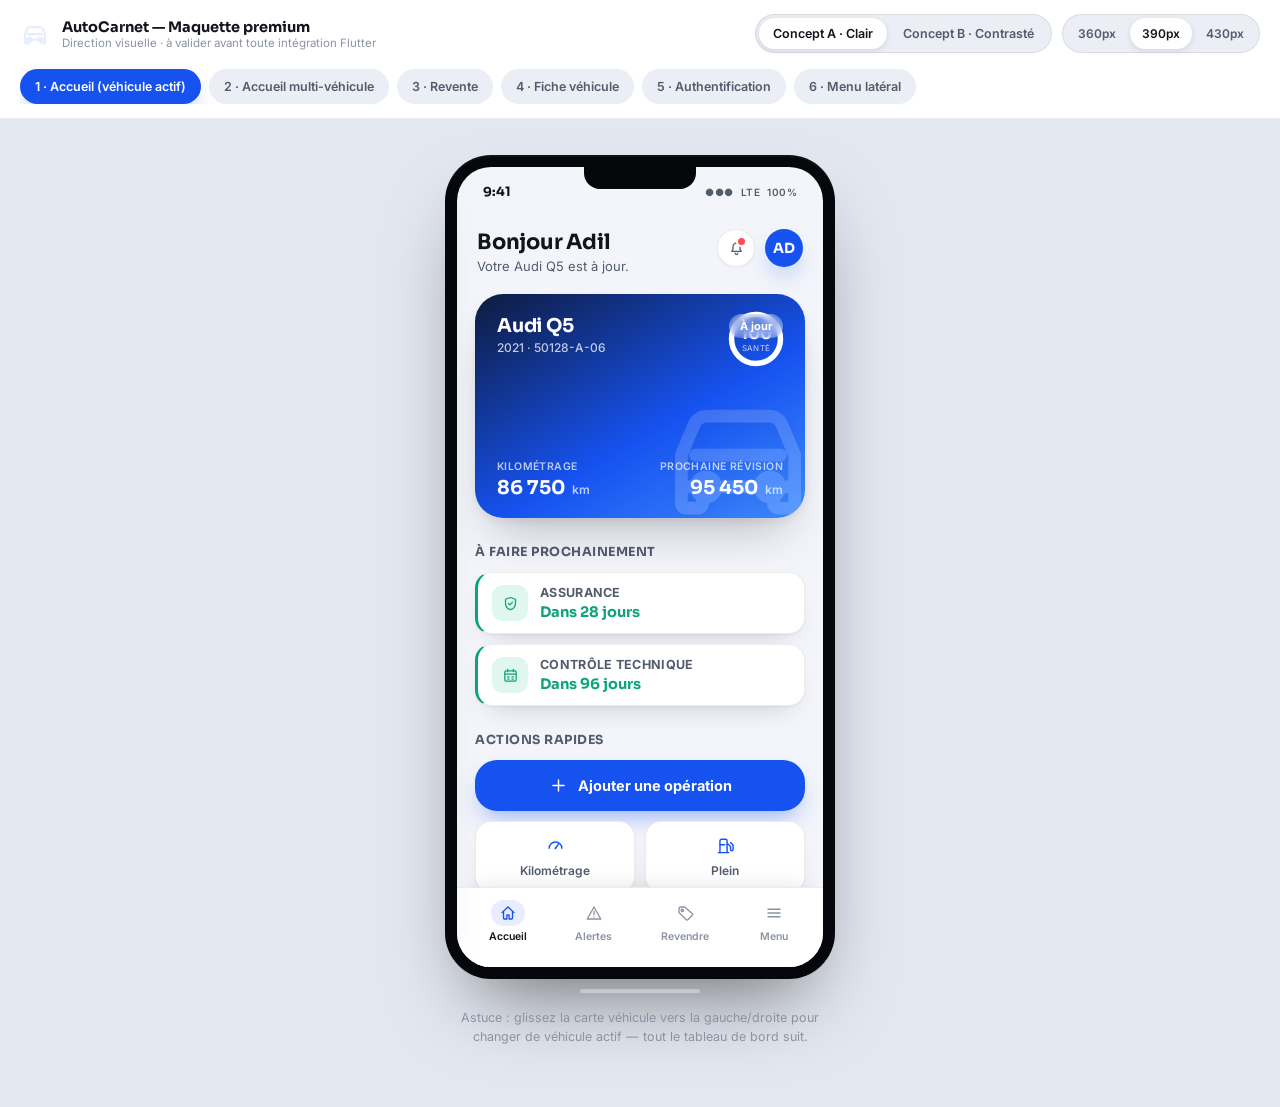
<file: design/autocarnet-premium-concept/index.html>
<!doctype html>
<html lang="fr" data-theme="a">
<head>
<meta charset="utf-8" />
<meta name="viewport" content="width=device-width, initial-scale=1, viewport-fit=cover" />
<title>AutoCarnet — Concept Premium</title>
<link rel="preconnect" href="https://fonts.googleapis.com">
<link rel="preconnect" href="https://fonts.gstatic.com" crossorigin>
<link href="https://fonts.googleapis.com/css2?family=Sora:wght@500;600;700;800&family=Inter:wght@400;500;600;700&display=swap" rel="stylesheet">
<link rel="stylesheet" href="styles.css" />
</head>
<body>

<!-- ============ DEMO CHROME (not part of the app itself) ============ -->
<header class="demo-bar">
  <div class="demo-bar__brand">
    <i class="ic demo-bar__logo" style="--src:url('assets/icons/car.svg')" aria-hidden="true"></i>
    <div>
      <div class="demo-bar__title">AutoCarnet — Maquette premium</div>
      <div class="demo-bar__subtitle">Direction visuelle · à valider avant toute intégration Flutter</div>
    </div>
  </div>

  <div class="demo-bar__controls">
    <div class="theme-switch" role="tablist" aria-label="Choix du concept">
      <button class="theme-switch__btn is-active" data-theme-btn="a" role="tab" aria-selected="true">
        Concept A · Clair
      </button>
      <button class="theme-switch__btn" data-theme-btn="b" role="tab" aria-selected="false">
        Concept B · Contrasté
      </button>
    </div>

    <div class="width-switch" role="tablist" aria-label="Largeur de test">
      <button class="width-switch__btn" data-width="360">360px</button>
      <button class="width-switch__btn is-active" data-width="390">390px</button>
      <button class="width-switch__btn" data-width="430">430px</button>
    </div>
  </div>

  <nav class="screen-tabs" aria-label="Écrans">
    <button class="screen-tab is-active" data-screen-btn="home-single">1 · Accueil (véhicule actif)</button>
    <button class="screen-tab" data-screen-btn="home-multi">2 · Accueil multi-véhicule</button>
    <button class="screen-tab" data-screen-btn="revente">3 · Revente</button>
    <button class="screen-tab" data-screen-btn="fiche">4 · Fiche véhicule</button>
    <button class="screen-tab" data-screen-btn="login">5 · Authentification</button>
    <button class="screen-tab" data-screen-btn="menu">6 · Menu latéral</button>
  </nav>
</header>

<main class="stage">
  <!-- ============ PHONE FRAME ============ -->
  <div class="phone" id="phone" style="--phone-w: 390px">
    <div class="phone__bezel">
      <div class="phone__notch"></div>
      <div class="phone__viewport" id="viewport">

        <div class="status-bar">
          <span>9:41</span>
          <span class="status-bar__icons">●●●&nbsp; LTE&nbsp; 100%</span>
        </div>

        <!-- ============================================================ -->
        <!-- SCREEN 1+2: ACCUEIL (single-vehicle mode toggled via body class) -->
        <!-- ============================================================ -->
        <section class="screen screen--active" data-screen="home-single" data-screen-group="home">
          <div class="app-header">
            <div class="app-header__greet">
              <div class="app-header__hello">Bonjour Adil</div>
              <div class="app-header__sub" data-context-line>Votre Audi Q5 est à jour.</div>
            </div>
            <div class="app-header__icons">
              <button class="icon-btn" data-notif-btn aria-label="Notifications">
                <i class="ic" style="--src:url('assets/icons/bell.svg')" aria-hidden="true"></i>
                <span class="icon-btn__dot"></span>
              </button>
              <button class="avatar" data-open-drawer aria-label="Menu">AD</button>
            </div>
          </div>

          <div class="vehicle-stage" data-vehicle-stage>
            <div class="vehicle-card-stack" data-card-stack>

              <!-- Audi Q5 -->
              <article class="vehicle-card vehicle-card--q5 is-current" data-vehicle="q5" data-index="0">
                <img class="vehicle-card__silhouette" src="assets/icons/car.svg" alt="" />
                <div class="vehicle-card__top">
                  <div class="vehicle-card__id">
                    <div class="vehicle-card__name">Audi Q5</div>
                    <div class="vehicle-card__plate">2021 · 50128-A-06</div>
                  </div>
                  <span class="badge badge--ok">À jour</span>
                </div>

                <div class="vehicle-card__ring-wrap">
                  <svg class="vehicle-card__ring" viewBox="0 0 64 64">
                    <circle class="ring-track" cx="32" cy="32" r="27"/>
                    <circle class="ring-value" cx="32" cy="32" r="27" style="--pct:100"/>
                  </svg>
                  <div class="vehicle-card__ring-label">
                    <strong>100</strong>
                    <span>santé</span>
                  </div>
                </div>

                <div class="vehicle-card__bottom">
                  <div class="vehicle-card__stat">
                    <span class="vehicle-card__stat-label">Kilométrage</span>
                    <span class="vehicle-card__stat-value">86 750 <em>km</em></span>
                  </div>
                  <div class="vehicle-card__stat vehicle-card__stat--right">
                    <span class="vehicle-card__stat-label">Prochaine révision</span>
                    <span class="vehicle-card__stat-value">95 450 <em>km</em></span>
                  </div>
                </div>
              </article>

              <!-- Opel Astra -->
              <article class="vehicle-card vehicle-card--astra" data-vehicle="astra" data-index="1">
                <img class="vehicle-card__silhouette" src="assets/icons/car.svg" alt="" />
                <div class="vehicle-card__top">
                  <div class="vehicle-card__id">
                    <div class="vehicle-card__name">Opel Astra</div>
                    <div class="vehicle-card__plate">2012 · 8541-B-20</div>
                  </div>
                  <span class="badge badge--warn">À surveiller</span>
                </div>

                <div class="vehicle-card__ring-wrap">
                  <svg class="vehicle-card__ring" viewBox="0 0 64 64">
                    <circle class="ring-track" cx="32" cy="32" r="27"/>
                    <circle class="ring-value" cx="32" cy="32" r="27" style="--pct:90"/>
                  </svg>
                  <div class="vehicle-card__ring-label">
                    <strong>90</strong>
                    <span>santé</span>
                  </div>
                </div>

                <div class="vehicle-card__bottom">
                  <div class="vehicle-card__stat">
                    <span class="vehicle-card__stat-label">Kilométrage</span>
                    <span class="vehicle-card__stat-value">270 000 <em>km</em></span>
                  </div>
                  <div class="vehicle-card__stat vehicle-card__stat--right">
                    <span class="vehicle-card__stat-label">Prochaine révision</span>
                    <span class="vehicle-card__stat-value">272 000 <em>km</em></span>
                  </div>
                </div>
              </article>

            </div>

            <div class="dots" data-dots>
              <button class="dot is-active" data-dot="0" aria-label="Audi Q5"></button>
              <button class="dot" data-dot="1" aria-label="Opel Astra"></button>
            </div>
          </div>

          <div class="section">
            <div class="section__head">
              <h2 class="section__title">À faire prochainement</h2>
            </div>
            <div class="todo-list" data-todo-list>
              <!-- populated per-vehicle by app.js, markup below is the q5 default -->
            </div>
          </div>

          <div class="section">
            <div class="section__head">
              <h2 class="section__title">Actions rapides</h2>
            </div>
            <div class="actions">
              <button class="action-primary">
                <i class="ic" style="--src:url('assets/icons/plus.svg')" aria-hidden="true"></i>
                <span>Ajouter une opération</span>
              </button>
              <div class="actions__row">
                <button class="action-secondary">
                  <i class="ic" style="--src:url('assets/icons/speed.svg')" aria-hidden="true"></i>
                  <span>Kilométrage</span>
                </button>
                <button class="action-secondary">
                  <i class="ic" style="--src:url('assets/icons/fuel.svg')" aria-hidden="true"></i>
                  <span>Plein</span>
                </button>
              </div>
            </div>
          </div>

          <div class="section">
            <div class="section__head">
              <h2 class="section__title">Dernières opérations</h2>
              <button class="section__link">Voir tout</button>
            </div>
            <div class="timeline">
              <div class="timeline-item">
                <div class="timeline-item__rail">
                  <div class="timeline-item__icon"><i class="ic" style="--src:url('assets/icons/fuel.svg')" aria-hidden="true"></i></div>
                  <div class="timeline-item__line"></div>
                </div>
                <div class="timeline-item__content">
                  <div class="timeline-item__title">Vidange + filtres</div>
                  <div class="timeline-item__meta">09 août 2026 · 88 700 km</div>
                </div>
              </div>
              <div class="timeline-item">
                <div class="timeline-item__rail">
                  <div class="timeline-item__icon"><i class="ic" style="--src:url('assets/icons/wrench.svg')" aria-hidden="true"></i></div>
                  <div class="timeline-item__line"></div>
                </div>
                <div class="timeline-item__content">
                  <div class="timeline-item__title">Révision</div>
                  <div class="timeline-item__meta">16 oct. 2025 · 78 900 km</div>
                </div>
              </div>
              <div class="timeline-item">
                <div class="timeline-item__rail">
                  <div class="timeline-item__icon"><i class="ic" style="--src:url('assets/icons/tire.svg')" aria-hidden="true"></i></div>
                </div>
                <div class="timeline-item__content">
                  <div class="timeline-item__title">Pneus remplacés</div>
                  <div class="timeline-item__meta">02 mars 2025 · 65 400 km</div>
                </div>
              </div>
            </div>
          </div>

          <div class="section section--last">
            <div class="section__head">
              <h2 class="section__title">Votre carnet</h2>
            </div>
            <div class="carnet-grid">
              <div class="carnet-hero">
                <svg class="health-ring" viewBox="0 0 120 120">
                  <circle class="ring-track" cx="60" cy="60" r="50"/>
                  <circle class="ring-value" cx="60" cy="60" r="50" style="--pct:100"/>
                </svg>
                <div class="carnet-hero__label">
                  <strong>100</strong>
                  <span>Santé du carnet</span>
                </div>
              </div>
              <div class="carnet-side">
                <div class="stat-card stat-card--expense">
                  <span class="stat-card__label">Dépenses 2026</span>
                  <span class="stat-card__value" data-stat="expense">18 450 <em>DH</em></span>
                </div>
                <div class="stat-card stat-card--entretien">
                  <i class="ic" style="--src:url('assets/icons/wrench.svg')" aria-hidden="true"></i>
                  <div>
                    <span class="stat-card__label">Dernier entretien</span>
                    <span class="stat-card__value stat-card__value--sm" data-stat="last-maint">Il y a 2 mois</span>
                    <span class="stat-card__sub" data-stat="last-maint-what">Vidange</span>
                  </div>
                </div>
              </div>
              <div class="stat-card stat-card--wide">
                <span class="stat-card__label">Kilométrage annuel estimé</span>
                <div class="bar-chart">
                  <div class="bar" style="--h:38%"><span>2023</span></div>
                  <div class="bar" style="--h:55%"><span>2024</span></div>
                  <div class="bar" style="--h:70%"><span>2025</span></div>
                  <div class="bar bar--active" style="--h:86%"><span>2026</span></div>
                </div>
                <span class="stat-card__value stat-card__value--sm" data-stat="km-year">13 200 km/an</span>
              </div>
            </div>
          </div>
        </section>

        <!-- ============================================================ -->
        <!-- SCREEN: REVENTE -->
        <!-- ============================================================ -->
        <section class="screen" data-screen="revente">
          <div class="app-header app-header--simple">
            <button class="icon-btn icon-btn--ghost" data-nav="home-single"><i class="ic" style="--src:url('assets/icons/chevron-left.svg')" aria-hidden="true"></i></button>
            <div class="app-header__hello">Revendre</div>
            <button class="icon-btn"><i class="ic" style="--src:url('assets/icons/share.svg')" aria-hidden="true"></i></button>
          </div>

          <div class="mini-vehicle">
            <i class="ic" style="--src:url('assets/icons/car.svg')" aria-hidden="true"></i>
            <div>
              <div class="mini-vehicle__name">Audi Q5 · 2021</div>
              <div class="mini-vehicle__meta">86 750 km · Diesel · Quattro</div>
            </div>
          </div>

          <div class="revente-hero">
            <span class="revente-hero__label">Prix conseillé</span>
            <div class="revente-hero__price">423 000<span>DH</span></div>
            <span class="badge badge--confidence">Confiance : bonne</span>
          </div>

          <div class="revente-flanks">
            <div class="revente-flank">
              <span class="revente-flank__label">Vente rapide</span>
              <span class="revente-flank__value">389 000 <em>DH</em></span>
            </div>
            <div class="revente-flank revente-flank--high">
              <span class="revente-flank__label">Prix haut</span>
              <span class="revente-flank__value">457 000 <em>DH</em></span>
            </div>
          </div>

          <button class="link-row">
            <span>Voir le détail du calcul</span>
            <i class="ic" style="--src:url('assets/icons/chevron-right.svg')" aria-hidden="true"></i>
          </button>

          <div class="section">
            <div class="section__head"><h2 class="section__title">Recommandations</h2></div>
            <div class="todo-list">
              <div class="todo-item todo-item--upcoming todo-item--note">
                <div class="todo-item__icon"><i class="ic" style="--src:url('assets/icons/document.svg')" aria-hidden="true"></i></div>
                <div class="todo-item__body">
                  <div class="todo-item__title">Ajouter le carnet d'entretien complet</div>
                  <div class="todo-item__due todo-item__due--muted">Améliore la confiance de l'estimation</div>
                </div>
              </div>
              <div class="todo-item todo-item--ok todo-item--note">
                <div class="todo-item__icon"><i class="ic" style="--src:url('assets/icons/check.svg')" aria-hidden="true"></i></div>
                <div class="todo-item__body">
                  <div class="todo-item__title">État général renseigné</div>
                  <div class="todo-item__due todo-item__due--muted">Très bon état</div>
                </div>
              </div>
            </div>
          </div>

          <button class="action-primary action-primary--static">
            <i class="ic" style="--src:url('assets/icons/document.svg')" aria-hidden="true"></i>
            <span>Générer le rapport</span>
          </button>
        </section>

        <!-- ============================================================ -->
        <!-- SCREEN: FICHE VÉHICULE -->
        <!-- ============================================================ -->
        <section class="screen" data-screen="fiche">
          <div class="fiche-header">
            <button class="icon-btn icon-btn--ghost icon-btn--onimg" data-nav="home-single"><i class="ic" style="--src:url('assets/icons/chevron-left.svg')" aria-hidden="true"></i></button>
            <button class="icon-btn icon-btn--onimg"><i class="ic" style="--src:url('assets/icons/settings.svg')" aria-hidden="true"></i></button>
            <img class="fiche-header__silhouette" src="assets/icons/car.svg" alt="" />
            <div class="fiche-header__info">
              <div class="fiche-header__name">Audi Q5</div>
              <div class="fiche-header__plate">50128-A-06 · 2021</div>
            </div>
          </div>

          <div class="fiche-tabs">
            <button class="fiche-tab is-active">Entretien</button>
            <button class="fiche-tab">Carburant</button>
            <button class="fiche-tab">Dépenses</button>
            <button class="fiche-tab">Documents</button>
          </div>

          <div class="info-grid">
            <div class="info-cell">
              <span class="info-cell__label">Kilométrage</span>
              <span class="info-cell__value">86 750 km</span>
            </div>
            <div class="info-cell">
              <span class="info-cell__label">Motorisation</span>
              <span class="info-cell__value">Diesel</span>
            </div>
            <div class="info-cell">
              <span class="info-cell__label">Transmission</span>
              <span class="info-cell__value">Automatique</span>
            </div>
            <div class="info-cell">
              <span class="info-cell__label">Couleur</span>
              <span class="info-cell__value">Bleu Ascari</span>
            </div>
          </div>

          <div class="section">
            <div class="section__head">
              <h2 class="section__title">Dernières opérations</h2>
              <button class="section__link">Voir tout</button>
            </div>
            <div class="timeline">
              <div class="timeline-item">
                <div class="timeline-item__rail">
                  <div class="timeline-item__icon"><i class="ic" style="--src:url('assets/icons/fuel.svg')" aria-hidden="true"></i></div>
                  <div class="timeline-item__line"></div>
                </div>
                <div class="timeline-item__content">
                  <div class="timeline-item__title">Vidange + filtres</div>
                  <div class="timeline-item__meta">09 août 2026 · 88 700 km</div>
                </div>
              </div>
              <div class="timeline-item">
                <div class="timeline-item__rail">
                  <div class="timeline-item__icon"><i class="ic" style="--src:url('assets/icons/wrench.svg')" aria-hidden="true"></i></div>
                </div>
                <div class="timeline-item__content">
                  <div class="timeline-item__title">Révision</div>
                  <div class="timeline-item__meta">16 oct. 2025 · 78 900 km</div>
                </div>
              </div>
            </div>
          </div>

          <button class="action-primary action-primary--static">
            <i class="ic" style="--src:url('assets/icons/plus.svg')" aria-hidden="true"></i>
            <span>Ajouter une opération</span>
          </button>
        </section>

        <!-- ============================================================ -->
        <!-- SCREEN: AUTHENTIFICATION -->
        <!-- ============================================================ -->
        <section class="screen" data-screen="login">
          <div class="login">
            <div class="login__hero">
              <div class="login__logo"><img class="login__logo-img" src="assets/icons/car.svg" alt="" /></div>
              <div class="login__brand">AutoCarnet</div>
              <div class="login__tagline">Connexion simple et sécurisée</div>
            </div>
            <div class="login__card">
              <h1 class="login__card-title">Créer votre accès</h1>
              <p class="login__card-sub">Saisissez votre nom, votre email, puis vérifiez votre adresse.</p>

              <label class="field">
                <span>Nom et prénom</span>
                <input type="text" placeholder="Ex : Adil B." />
              </label>
              <label class="field">
                <span>Adresse mail</span>
                <input type="email" placeholder="exemple@mail.com" />
              </label>

              <button class="btn-primary-lg">Envoyer le code</button>
              <p class="login__reassurance">Votre email est vérifié par code. Le PIN reste local sur ce téléphone.</p>
            </div>
          </div>
        </section>

        <!-- ============================================================ -->
        <!-- SCREEN: MENU (kept as an always-mounted overlay, opened via drawer) -->
        <!-- ============================================================ -->
        <section class="screen" data-screen="menu">
          <div class="app-header app-header--simple">
            <button class="icon-btn icon-btn--ghost" data-nav="home-single"><i class="ic" style="--src:url('assets/icons/chevron-left.svg')" aria-hidden="true"></i></button>
            <div class="app-header__hello">Aperçu du menu latéral</div>
            <span></span>
          </div>
          <p class="menu-preview-hint">Ouvert automatiquement ci-contre — il s'agit du même tiroir accessible depuis l'avatar sur l'accueil.</p>
        </section>

        <!-- BOTTOM NAV (shared by home / revente / fiche) -->
        <nav class="bottom-nav" data-bottom-nav>
          <button class="bottom-nav__item is-active" data-nav="home-single">
            <span class="bottom-nav__pill"><i class="ic" style="--src:url('assets/icons/home.svg')" aria-hidden="true"></i></span>
            <span>Accueil</span>
          </button>
          <button class="bottom-nav__item" data-nav="alerts">
            <span class="bottom-nav__pill"><i class="ic" style="--src:url('assets/icons/alert.svg')" aria-hidden="true"></i></span>
            <span>Alertes</span>
          </button>
          <button class="bottom-nav__item" data-nav="revente">
            <span class="bottom-nav__pill"><i class="ic" style="--src:url('assets/icons/tag.svg')" aria-hidden="true"></i></span>
            <span>Revendre</span>
          </button>
          <button class="bottom-nav__item" data-open-drawer>
            <span class="bottom-nav__pill"><i class="ic" style="--src:url('assets/icons/menu.svg')" aria-hidden="true"></i></span>
            <span>Menu</span>
          </button>
        </nav>

        <!-- SIDE DRAWER -->
        <div class="drawer" data-drawer>
          <div class="drawer__backdrop" data-close-drawer></div>
          <aside class="drawer__panel">
            <div class="drawer__profile">
              <span class="avatar avatar--lg">AD</span>
              <div>
                <div class="drawer__name">Adil</div>
                <div class="drawer__email">adil@example.com</div>
              </div>
              <button class="icon-btn" data-close-drawer><i class="ic" style="--src:url('assets/icons/close.svg')" aria-hidden="true"></i></button>
            </div>
            <nav class="drawer__nav">
              <button class="drawer__item"><i class="ic" style="--src:url('assets/icons/car.svg')" aria-hidden="true"></i><span>Mes véhicules</span></button>
              <button class="drawer__item"><i class="ic" style="--src:url('assets/icons/alert.svg')" aria-hidden="true"></i><span>Alertes</span></button>
              <button class="drawer__item" data-nav="revente"><i class="ic" style="--src:url('assets/icons/tag.svg')" aria-hidden="true"></i><span>Revendre</span></button>
              <button class="drawer__item"><i class="ic" style="--src:url('assets/icons/document.svg')" aria-hidden="true"></i><span>Documents</span></button>
              <button class="drawer__item"><i class="ic" style="--src:url('assets/icons/share.svg')" aria-hidden="true"></i><span>Partage &amp; accès</span></button>
              <button class="drawer__item"><i class="ic" style="--src:url('assets/icons/shield.svg')" aria-hidden="true"></i><span>Compte &amp; sécurité</span></button>
              <button class="drawer__item"><i class="ic" style="--src:url('assets/icons/settings.svg')" aria-hidden="true"></i><span>Paramètres</span></button>
            </nav>
            <button class="drawer__logout">
              <i class="ic" style="--src:url('assets/icons/lock.svg')" aria-hidden="true"></i>
              <span>Verrouiller AutoCarnet</span>
              <i class="ic drawer__logout-exit" style="--src:url('assets/icons/logout.svg')" aria-hidden="true"></i>
            </button>
          </aside>
        </div>

        <!-- BOTTOM SHEET (Ajouter une opération) -->
        <div class="sheet" data-sheet>
          <div class="sheet__backdrop" data-close-sheet></div>
          <div class="sheet__panel">
            <div class="sheet__handle"></div>
            <h3 class="sheet__title">Ajouter</h3>
            <button class="sheet__option">
              <span class="sheet__option-icon"><i class="ic" style="--src:url('assets/icons/wrench.svg')" aria-hidden="true"></i></span>
              <span>Opération d'entretien</span>
            </button>
            <button class="sheet__option">
              <span class="sheet__option-icon"><i class="ic" style="--src:url('assets/icons/speed.svg')" aria-hidden="true"></i></span>
              <span>Kilométrage</span>
            </button>
            <button class="sheet__option">
              <span class="sheet__option-icon"><i class="ic" style="--src:url('assets/icons/fuel.svg')" aria-hidden="true"></i></span>
              <span>Plein de carburant</span>
            </button>
          </div>
        </div>

      </div>
    </div>
    <div class="phone__home-indicator"></div>
  </div>

  <p class="stage__hint">Astuce : glissez la carte véhicule vers la gauche/droite pour changer de véhicule actif — tout le tableau de bord suit.</p>
</main>

<script src="app.js"></script>
</body>
</html>
</file>
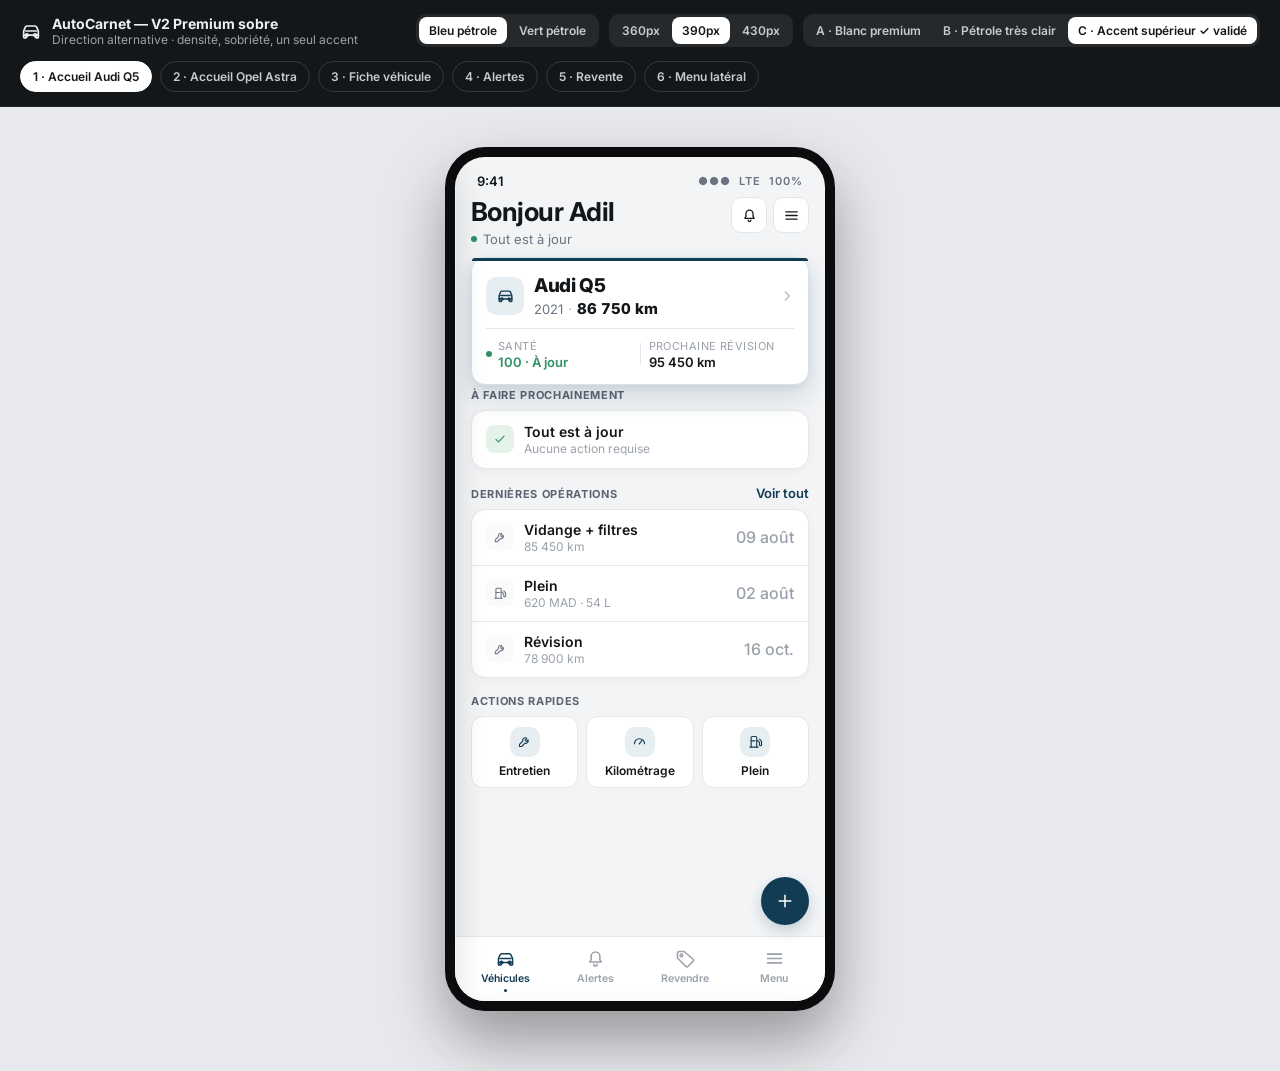
<file: design/autocarnet-v2-sobre/index.html>
<!doctype html>
<html lang="fr" data-accent="petrol-blue" data-vc-variant="c">
<head>
<meta charset="utf-8" />
<meta name="viewport" content="width=device-width, initial-scale=1, viewport-fit=cover" />
<title>AutoCarnet — V2 Premium sobre</title>
<link rel="preconnect" href="https://fonts.googleapis.com">
<link rel="preconnect" href="https://fonts.gstatic.com" crossorigin>
<link href="https://fonts.googleapis.com/css2?family=Inter:wght@400;500;600;700;800&display=swap" rel="stylesheet">
<link rel="stylesheet" href="styles.css" />
</head>
<body>

<!-- ============ DEMO CHROME (not part of the app itself) ============ -->
<header class="demo-bar">
  <div class="demo-bar__brand">
    <i class="ic demo-bar__logo" style="--src:url('assets/icons/car.svg')" aria-hidden="true"></i>
    <div>
      <div class="demo-bar__title">AutoCarnet — V2 Premium sobre</div>
      <div class="demo-bar__subtitle">Direction alternative · densité, sobriété, un seul accent</div>
    </div>
  </div>

  <div class="demo-bar__controls">
    <div class="accent-switch" role="tablist" aria-label="Couleur de marque">
      <button class="accent-switch__btn is-active" data-accent-btn="petrol-blue" role="tab" aria-selected="true">Bleu pétrole</button>
      <button class="accent-switch__btn" data-accent-btn="petrol-green" role="tab" aria-selected="false">Vert pétrole</button>
    </div>
    <div class="width-switch" role="tablist" aria-label="Largeur de test">
      <button class="width-switch__btn" data-width="360">360px</button>
      <button class="width-switch__btn is-active" data-width="390">390px</button>
      <button class="width-switch__btn" data-width="430">430px</button>
    </div>
    <div class="vc-variant-switch" role="tablist" aria-label="Variante hero de la carte véhicule">
      <button class="vc-variant-switch__btn" data-vc-variant-btn="a" role="tab" aria-selected="false">A · Blanc premium</button>
      <button class="vc-variant-switch__btn" data-vc-variant-btn="b" role="tab" aria-selected="false">B · Pétrole très clair</button>
      <button class="vc-variant-switch__btn is-active" data-vc-variant-btn="c" role="tab" aria-selected="true">C · Accent supérieur ✓ validé</button>
    </div>
  </div>

  <nav class="screen-tabs" aria-label="Écrans">
    <button class="screen-tab is-active" data-screen-btn="home" data-vehicle="q5">1 · Accueil Audi Q5</button>
    <button class="screen-tab" data-screen-btn="home" data-vehicle="astra">2 · Accueil Opel Astra</button>
    <button class="screen-tab" data-screen-btn="fiche">3 · Fiche véhicule</button>
    <button class="screen-tab" data-screen-btn="alertes">4 · Alertes</button>
    <button class="screen-tab" data-screen-btn="revente">5 · Revente</button>
    <button class="screen-tab" data-screen-btn="menu">6 · Menu latéral</button>
  </nav>
</header>

<main class="stage">
  <!-- ============ PHONE FRAME ============ -->
  <div class="phone" id="phone" style="--phone-w: 390px">
    <div class="phone__bezel">
      <div class="phone__notch"></div>
      <div class="phone__viewport" id="viewport">

        <div class="status-bar">
          <span>9:41</span>
          <span class="status-bar__icons">●●●&nbsp; LTE&nbsp; 100%</span>
        </div>

        <!-- ================================================================
             SCREEN: ACCUEIL
             ================================================================ -->
        <section class="screen screen--active" data-screen="home">
          <div class="app-header">
            <div>
              <div class="app-header__hello">Bonjour Adil</div>
              <div class="app-header__status">
                <span class="status-dot" data-status-dot></span>
                <span data-context-line>Tout est à jour</span>
              </div>
            </div>
            <div class="app-header__icons">
              <button class="icon-btn" data-nav="alertes" aria-label="Alertes">
                <i class="ic" style="--src:url('assets/icons/bell.svg')" aria-hidden="true"></i>
                <span class="icon-btn__dot" data-notif-dot></span>
              </button>
              <button class="icon-btn" data-open-drawer aria-label="Menu">
                <i class="ic" style="--src:url('assets/icons/menu.svg')" aria-hidden="true"></i>
              </button>
            </div>
          </div>

          <div class="vehicle-stage" data-vehicle-stage>
            <div class="vehicle-card-stack" data-card-stack style="height:100px">

              <article class="vehicle-card is-current" data-vehicle="q5" data-index="0" data-nav="fiche">
                <div class="vehicle-card__row1">
                  <div class="vehicle-card__icon"><i class="ic" style="--src:url('assets/icons/car.svg')" aria-hidden="true"></i></div>
                  <div class="vehicle-card__id">
                    <div class="vehicle-card__name">Audi Q5</div>
                    <div class="vehicle-card__sub"><span class="vehicle-card__year">2021</span><span class="vehicle-card__sep">·</span><span class="vehicle-card__km">86 750 km</span></div>
                  </div>
                  <i class="ic vehicle-card__chevron" style="--src:url('assets/icons/chevron-right.svg')" aria-hidden="true"></i>
                </div>
                <div class="vehicle-card__strip">
                  <div class="vehicle-card__strip-item">
                    <span class="status-dot" data-strip-health-dot></span>
                    <div>
                      <div class="vehicle-card__strip-label">Santé</div>
                      <div class="vehicle-card__strip-value vehicle-card__strip-value--ok" data-strip-health>100 · À jour</div>
                    </div>
                  </div>
                  <div class="vehicle-card__strip-divider"></div>
                  <div class="vehicle-card__strip-item">
                    <div>
                      <div class="vehicle-card__strip-label">Prochaine révision</div>
                      <div class="vehicle-card__strip-value" data-strip-revision>95 450 km</div>
                    </div>
                  </div>
                </div>
              </article>

              <article class="vehicle-card" data-vehicle="astra" data-index="1" data-nav="fiche">
                <div class="vehicle-card__row1">
                  <div class="vehicle-card__icon"><i class="ic" style="--src:url('assets/icons/car.svg')" aria-hidden="true"></i></div>
                  <div class="vehicle-card__id">
                    <div class="vehicle-card__name">Opel Astra</div>
                    <div class="vehicle-card__sub"><span class="vehicle-card__year">2012</span><span class="vehicle-card__sep">·</span><span class="vehicle-card__km">270 000 km</span></div>
                  </div>
                  <i class="ic vehicle-card__chevron" style="--src:url('assets/icons/chevron-right.svg')" aria-hidden="true"></i>
                </div>
                <div class="vehicle-card__strip">
                  <div class="vehicle-card__strip-item">
                    <span class="status-dot status-dot--warn" data-strip-health-dot></span>
                    <div>
                      <div class="vehicle-card__strip-label">Santé</div>
                      <div class="vehicle-card__strip-value" data-strip-health>90 · 1 à faire</div>
                    </div>
                  </div>
                  <div class="vehicle-card__strip-divider"></div>
                  <div class="vehicle-card__strip-item">
                    <div>
                      <div class="vehicle-card__strip-label">Prochaine révision</div>
                      <div class="vehicle-card__strip-value" data-strip-revision>271 200 km</div>
                    </div>
                  </div>
                </div>
              </article>

            </div>
            <div class="vehicle-dots">
              <button class="vehicle-dots__dot is-active" data-dot="0" aria-label="Audi Q5"></button>
              <button class="vehicle-dots__dot" data-dot="1" aria-label="Opel Astra"></button>
            </div>
          </div>

          <div class="section">
            <div class="section__head"><span class="section__label">À faire prochainement</span></div>
            <div data-todo-host></div>
          </div>

          <div class="section">
            <div class="section__head">
              <span class="section__label">Dernières opérations</span>
              <button class="section__action">Voir tout</button>
            </div>
            <div class="list-surface" data-ops-list></div>
          </div>

          <div class="section">
            <div class="section__head"><span class="section__label">Actions rapides</span></div>
            <div class="quick-actions">
              <button class="quick-action" data-open-sheet="entretien">
                <div class="quick-action__icon"><i class="ic" style="--src:url('assets/icons/wrench.svg')" aria-hidden="true"></i></div>
                <div class="quick-action__label">Entretien</div>
              </button>
              <button class="quick-action" data-open-sheet="km">
                <div class="quick-action__icon"><i class="ic" style="--src:url('assets/icons/speed.svg')" aria-hidden="true"></i></div>
                <div class="quick-action__label">Kilométrage</div>
              </button>
              <button class="quick-action" data-open-sheet="plein">
                <div class="quick-action__icon"><i class="ic" style="--src:url('assets/icons/fuel.svg')" aria-hidden="true"></i></div>
                <div class="quick-action__label">Plein</div>
              </button>
            </div>
          </div>

        </section>

        <!-- ================================================================
             SCREEN: FICHE VÉHICULE
             ================================================================ -->
        <section class="screen" data-screen="fiche">
          <div class="fiche-header">
            <div class="fiche-header__top">
              <button class="fiche-header__back" data-nav="home" aria-label="Retour">
                <i class="ic" style="--src:url('assets/icons/chevron-left.svg')" aria-hidden="true"></i>
              </button>
              <div class="fiche-header__title" data-fiche-name>Audi Q5</div>
              <button class="fiche-header__icon-btn" aria-label="Partager">
                <i class="ic" style="--src:url('assets/icons/share.svg')" aria-hidden="true"></i>
              </button>
            </div>
            <div class="fiche-header__meta">
              <span class="fiche-header__meta-item" data-fiche-km>86 750 km</span>
              <span class="fiche-header__meta-sep">·</span>
              <span class="fiche-header__meta-item"><span class="status-dot" data-fiche-health-dot></span><span data-fiche-health>Santé 100%</span></span>
            </div>
          </div>

          <div class="section">
            <div class="section__head"><span class="section__label">Aperçu</span></div>
            <div class="fiche-tabs">
              <button class="fiche-tab is-active">Entretien</button>
              <button class="fiche-tab">Dépenses</button>
              <button class="fiche-tab">Consommation</button>
            </div>
          </div>

          <div class="section">
            <div class="section__head"><span class="section__label">Administratif</span></div>
            <div class="list-surface">
              <div class="list-row">
                <div class="list-row__icon"><i class="ic" style="--src:url('assets/icons/shield.svg')" aria-hidden="true"></i></div>
                <div class="list-row__body"><div class="list-row__title">Assurance</div></div>
                <div class="list-row__trail"><div class="list-row__trail-value">Valide · 28j</div></div>
                <i class="ic list-row__chevron" style="--src:url('assets/icons/chevron-right.svg')" aria-hidden="true"></i>
              </div>
              <div class="list-row">
                <div class="list-row__icon"><i class="ic" style="--src:url('assets/icons/calendar.svg')" aria-hidden="true"></i></div>
                <div class="list-row__body"><div class="list-row__title">Visite technique</div></div>
                <div class="list-row__trail"><div class="list-row__trail-value">Valide · 96j</div></div>
                <i class="ic list-row__chevron" style="--src:url('assets/icons/chevron-right.svg')" aria-hidden="true"></i>
              </div>
              <div class="list-row">
                <div class="list-row__icon"><i class="ic" style="--src:url('assets/icons/tag.svg')" aria-hidden="true"></i></div>
                <div class="list-row__body"><div class="list-row__title">Vignette</div></div>
                <div class="list-row__trail"><div class="list-row__trail-value list-row__trail-value--warning">31 janv.</div></div>
                <i class="ic list-row__chevron" style="--src:url('assets/icons/chevron-right.svg')" aria-hidden="true"></i>
              </div>
              <div class="list-row">
                <div class="list-row__icon"><i class="ic" style="--src:url('assets/icons/document.svg')" aria-hidden="true"></i></div>
                <div class="list-row__body"><div class="list-row__title">Permis de conduire</div></div>
                <div class="list-row__trail"><div class="list-row__trail-value list-row__trail-value--muted">2030</div></div>
                <i class="ic list-row__chevron" style="--src:url('assets/icons/chevron-right.svg')" aria-hidden="true"></i>
              </div>
            </div>
          </div>

          <div class="section">
            <div class="section__head"><span class="section__label">Modules</span></div>
            <div class="module-grid">
              <button class="module-tile"><div class="module-tile__icon"><i class="ic" style="--src:url('assets/icons/document.svg')" aria-hidden="true"></i></div><div class="module-tile__label">Documents</div></button>
              <button class="module-tile"><div class="module-tile__icon"><i class="ic" style="--src:url('assets/icons/wrench.svg')" aria-hidden="true"></i></div><div class="module-tile__label">Entretiens</div></button>
              <button class="module-tile"><div class="module-tile__icon"><i class="ic" style="--src:url('assets/icons/chart.svg')" aria-hidden="true"></i></div><div class="module-tile__label">Dépenses</div></button>
              <button class="module-tile"><div class="module-tile__icon"><i class="ic" style="--src:url('assets/icons/fuel.svg')" aria-hidden="true"></i></div><div class="module-tile__label">Carburant</div></button>
            </div>
          </div>
        </section>

        <!-- ================================================================
             SCREEN: ALERTES
             ================================================================ -->
        <section class="screen" data-screen="alertes">
          <div class="app-header">
            <div>
              <div class="app-header__hello">Alertes</div>
              <div class="app-header__status"><span data-alerts-sub>Audi Q5 · Opel Astra</span></div>
            </div>
            <div class="app-header__icons">
              <button class="icon-btn" data-nav="home" aria-label="Fermer">
                <i class="ic" style="--src:url('assets/icons/close.svg')" aria-hidden="true"></i>
              </button>
            </div>
          </div>

          <div class="section">
            <div class="section__head"><span class="section__label">En retard</span></div>
            <div class="list-surface">
              <div class="list-row">
                <div class="list-row__icon list-row__icon--danger"><i class="ic" style="--src:url('assets/icons/alert.svg')" aria-hidden="true"></i></div>
                <div class="list-row__body"><div class="list-row__title">Vidange</div><div class="list-row__meta">Opel Astra</div></div>
                <div class="list-row__trail"><div class="list-row__trail-value list-row__trail-value--danger">1 200 km</div></div>
              </div>
            </div>
          </div>

          <div class="section">
            <div class="section__head"><span class="section__label">Bientôt</span></div>
            <div class="list-surface">
              <div class="list-row">
                <div class="list-row__icon list-row__icon--warning"><i class="ic" style="--src:url('assets/icons/shield.svg')" aria-hidden="true"></i></div>
                <div class="list-row__body"><div class="list-row__title">Assurance</div><div class="list-row__meta">Audi Q5</div></div>
                <div class="list-row__trail"><div class="list-row__trail-value list-row__trail-value--warning">28 jours</div></div>
              </div>
              <div class="list-row">
                <div class="list-row__icon list-row__icon--warning"><i class="ic" style="--src:url('assets/icons/shield.svg')" aria-hidden="true"></i></div>
                <div class="list-row__body"><div class="list-row__title">Assurance</div><div class="list-row__meta">Opel Astra</div></div>
                <div class="list-row__trail"><div class="list-row__trail-value list-row__trail-value--warning">41 jours</div></div>
              </div>
            </div>
          </div>

          <div class="section">
            <div class="section__head"><span class="section__label">Plus tard</span></div>
            <div class="list-surface">
              <div class="list-row">
                <div class="list-row__icon"><i class="ic" style="--src:url('assets/icons/calendar.svg')" aria-hidden="true"></i></div>
                <div class="list-row__body"><div class="list-row__title">Contrôle technique</div><div class="list-row__meta">Audi Q5</div></div>
                <div class="list-row__trail"><div class="list-row__trail-value list-row__trail-value--muted">96 jours</div></div>
              </div>
            </div>
          </div>
        </section>

        <!-- ================================================================
             SCREEN: REVENTE
             ================================================================ -->
        <section class="screen" data-screen="revente">
          <div class="resale-header">
            <button class="fiche-header__back" data-nav="fiche" aria-label="Retour">
              <i class="ic" style="--src:url('assets/icons/chevron-left.svg')" aria-hidden="true"></i>
            </button>
            <div class="resale-header__title">Revendre — Audi Q5</div>
          </div>

          <div class="price-card">
            <div class="price-card__tag">
              <i class="ic" style="--src:url('assets/icons/tag.svg')" aria-hidden="true"></i>
              Prix conseillé AutoCarnet
            </div>
            <div class="price-card__value">328 400<span>DH</span></div>
            <div class="price-card__range">Fourchette réaliste : 305 000 – 352 000 DH</div>
            <div class="price-card__badge"><span class="status-dot"></span>Confiance élevée</div>

            <div class="tier-row">
              <div class="tier-tile">
                <div class="tier-tile__label">Vente rapide</div>
                <div class="tier-tile__value">305 000 DH</div>
              </div>
              <div class="tier-tile">
                <div class="tier-tile__label">Prix haut</div>
                <div class="tier-tile__value">352 000 DH</div>
              </div>
            </div>

            <button class="resale-link">Voir le détail du calcul</button>
          </div>

          <div class="section">
            <div class="section__head"><span class="section__label">Facteurs pris en compte</span></div>
            <div class="list-surface">
              <div class="list-row">
                <div class="list-row__icon list-row__icon--success"><i class="ic" style="--src:url('assets/icons/check.svg')" aria-hidden="true"></i></div>
                <div class="list-row__body"><div class="list-row__title">Entretien à jour</div></div>
              </div>
              <div class="list-row">
                <div class="list-row__icon list-row__icon--success"><i class="ic" style="--src:url('assets/icons/check.svg')" aria-hidden="true"></i></div>
                <div class="list-row__body"><div class="list-row__title">Historique complet</div></div>
              </div>
              <div class="list-row">
                <div class="list-row__icon"><i class="ic" style="--src:url('assets/icons/speed.svg')" aria-hidden="true"></i></div>
                <div class="list-row__body"><div class="list-row__title">Kilométrage cohérent avec l'âge</div></div>
              </div>
            </div>
          </div>
        </section>

        <!-- ================================================================
             SCREEN: MENU (mounted permanently as an overlay, any active screen)
             ================================================================ -->
        <div class="drawer-overlay" data-drawer-overlay data-close-drawer></div>
        <div class="drawer" data-drawer>
          <div class="drawer__header">
            <div class="drawer__avatar">AD</div>
            <div>
              <div class="drawer__name">Adil</div>
              <div class="drawer__email">adil.taha@gmail.com</div>
            </div>
          </div>
          <div class="drawer__list">
            <button class="drawer__item" data-nav="home" data-close-drawer><i class="ic" style="--src:url('assets/icons/car.svg')" aria-hidden="true"></i>Mes véhicules</button>
            <button class="drawer__item" data-nav="alertes" data-close-drawer><i class="ic" style="--src:url('assets/icons/bell.svg')" aria-hidden="true"></i>Alertes</button>
            <button class="drawer__item" data-nav="revente" data-close-drawer><i class="ic" style="--src:url('assets/icons/tag.svg')" aria-hidden="true"></i>Revendre</button>
            <button class="drawer__item"><i class="ic" style="--src:url('assets/icons/user.svg')" aria-hidden="true"></i>Prestataires</button>
            <button class="drawer__item"><i class="ic" style="--src:url('assets/icons/shield.svg')" aria-hidden="true"></i>Compte &amp; sécurité</button>
            <button class="drawer__item"><i class="ic" style="--src:url('assets/icons/chart.svg')" aria-hidden="true"></i>Journal d'audit</button>
          </div>
          <div class="drawer__footer">
            <button class="drawer__lock"><i class="ic" style="--src:url('assets/icons/lock.svg')" aria-hidden="true"></i>Verrouiller AutoCarnet</button>
          </div>
        </div>

        <!-- ================================================================
             Sheet: Ajouter (opened by FAB)
             ================================================================ -->
        <div class="sheet-overlay" data-sheet-overlay data-close-sheet></div>
        <div class="sheet" data-sheet>
          <div class="sheet__handle"></div>
          <div class="sheet__title">Ajouter</div>
          <button class="sheet__option" data-close-sheet><i class="ic" style="--src:url('assets/icons/wrench.svg')" aria-hidden="true"></i>Entretien</button>
          <button class="sheet__option" data-close-sheet><i class="ic" style="--src:url('assets/icons/speed.svg')" aria-hidden="true"></i>Kilométrage</button>
          <button class="sheet__option" data-close-sheet><i class="ic" style="--src:url('assets/icons/fuel.svg')" aria-hidden="true"></i>Plein</button>
          <button class="sheet__option" data-close-sheet><i class="ic" style="--src:url('assets/icons/chart.svg')" aria-hidden="true"></i>Dépense</button>
          <button class="sheet__option" data-close-sheet><i class="ic" style="--src:url('assets/icons/document.svg')" aria-hidden="true"></i>Document</button>
        </div>

        <!-- ================================================================
             Floating "+" — lives outside any scrolling screen so it never
             scrolls with content; shown only while the home screen is active.
             ================================================================ -->
        <button class="fab" data-fab data-open-sheet="all" aria-label="Ajouter">
          <i class="ic" style="--src:url('assets/icons/plus.svg')" aria-hidden="true"></i>
        </button>

        <!-- ================================================================
             Bottom navigation
             ================================================================ -->
        <nav class="bottom-nav" data-bottom-nav>
          <button class="nav-item is-active" data-nav="home">
            <i class="ic" style="--src:url('assets/icons/car.svg')" aria-hidden="true"></i>
            <span class="nav-item__label">Véhicules</span>
            <span class="nav-item__dot"></span>
          </button>
          <button class="nav-item" data-nav="alertes">
            <i class="ic" style="--src:url('assets/icons/bell.svg')" aria-hidden="true"></i>
            <span class="nav-item__label">Alertes</span>
            <span class="nav-item__dot"></span>
          </button>
          <button class="nav-item" data-nav="revente">
            <i class="ic" style="--src:url('assets/icons/tag.svg')" aria-hidden="true"></i>
            <span class="nav-item__label">Revendre</span>
            <span class="nav-item__dot"></span>
          </button>
          <button class="nav-item" data-open-drawer>
            <i class="ic" style="--src:url('assets/icons/menu.svg')" aria-hidden="true"></i>
            <span class="nav-item__label">Menu</span>
            <span class="nav-item__dot"></span>
          </button>
        </nav>

      </div>
    </div>
  </div>
</main>

<script src="app.js"></script>
</body>
</html>
</file>
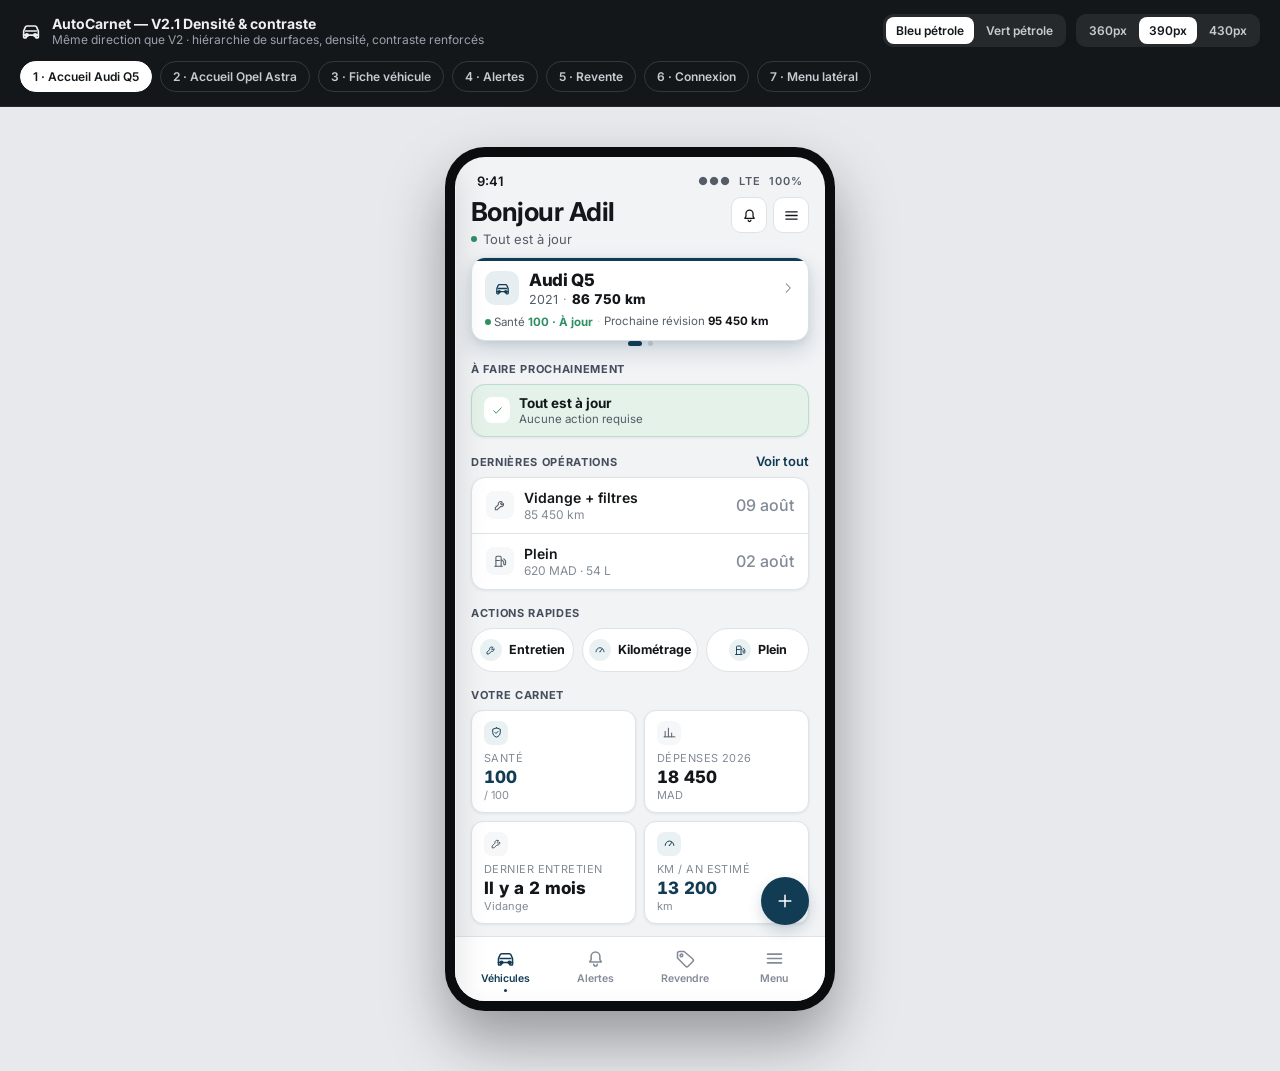
<file: design/autocarnet-v2.1-premium-sobre/index.html>
<!doctype html>
<html lang="fr" data-accent="petrol-blue">
<head>
<meta charset="utf-8" />
<meta name="viewport" content="width=device-width, initial-scale=1, viewport-fit=cover" />
<title>AutoCarnet — V2.1 Densité & contraste</title>
<link rel="preconnect" href="https://fonts.googleapis.com">
<link rel="preconnect" href="https://fonts.gstatic.com" crossorigin>
<link href="https://fonts.googleapis.com/css2?family=Inter:wght@400;500;600;700;800&display=swap" rel="stylesheet">
<link rel="stylesheet" href="styles.css" />
</head>
<body>

<!-- ============ DEMO CHROME (not part of the app itself) ============ -->
<header class="demo-bar">
  <div class="demo-bar__brand">
    <i class="ic demo-bar__logo" style="--src:url('assets/icons/car.svg')" aria-hidden="true"></i>
    <div>
      <div class="demo-bar__title">AutoCarnet — V2.1 Densité &amp; contraste</div>
      <div class="demo-bar__subtitle">Même direction que V2 · hiérarchie de surfaces, densité, contraste renforcés</div>
    </div>
  </div>

  <div class="demo-bar__controls">
    <div class="accent-switch" role="tablist" aria-label="Couleur de marque">
      <button class="accent-switch__btn is-active" data-accent-btn="petrol-blue" role="tab" aria-selected="true">Bleu pétrole</button>
      <button class="accent-switch__btn" data-accent-btn="petrol-green" role="tab" aria-selected="false">Vert pétrole</button>
    </div>
    <div class="width-switch" role="tablist" aria-label="Largeur de test">
      <button class="width-switch__btn" data-width="360">360px</button>
      <button class="width-switch__btn is-active" data-width="390">390px</button>
      <button class="width-switch__btn" data-width="430">430px</button>
    </div>
  </div>

  <nav class="screen-tabs" aria-label="Écrans">
    <button class="screen-tab is-active" data-screen-btn="home" data-vehicle="q5">1 · Accueil Audi Q5</button>
    <button class="screen-tab" data-screen-btn="home" data-vehicle="astra">2 · Accueil Opel Astra</button>
    <button class="screen-tab" data-screen-btn="fiche">3 · Fiche véhicule</button>
    <button class="screen-tab" data-screen-btn="alertes">4 · Alertes</button>
    <button class="screen-tab" data-screen-btn="revente">5 · Revente</button>
    <button class="screen-tab" data-screen-btn="login">6 · Connexion</button>
    <button class="screen-tab" data-screen-btn="menu">7 · Menu latéral</button>
  </nav>
</header>

<main class="stage">
  <!-- ============ PHONE FRAME ============ -->
  <div class="phone" id="phone" style="--phone-w: 390px">
    <div class="phone__bezel">
      <div class="phone__notch"></div>
      <div class="phone__viewport" id="viewport">

        <div class="status-bar">
          <span>9:41</span>
          <span class="status-bar__icons">●●●&nbsp; LTE&nbsp; 100%</span>
        </div>

        <!-- ================================================================
             SCREEN: ACCUEIL
             ================================================================ -->
        <section class="screen screen--active" data-screen="home">
          <div class="app-header">
            <div>
              <div class="app-header__hello">Bonjour Adil</div>
              <div class="app-header__status">
                <span class="status-dot" data-status-dot></span>
                <span data-context-line>Tout est à jour</span>
              </div>
            </div>
            <div class="app-header__icons">
              <button class="icon-btn" data-nav="alertes" aria-label="Alertes">
                <i class="ic" style="--src:url('assets/icons/bell.svg')" aria-hidden="true"></i>
                <span class="icon-btn__dot" data-notif-dot></span>
              </button>
              <button class="icon-btn" data-open-drawer aria-label="Menu">
                <i class="ic" style="--src:url('assets/icons/menu.svg')" aria-hidden="true"></i>
              </button>
            </div>
          </div>

          <div class="vehicle-stage" data-vehicle-stage>
            <div class="vehicle-card-stack" data-card-stack style="height:74px">

              <article class="vehicle-card is-current" data-vehicle="q5" data-index="0" data-nav="fiche">
                <div class="vehicle-card__row1">
                  <div class="vehicle-card__icon"><i class="ic" style="--src:url('assets/icons/car.svg')" aria-hidden="true"></i></div>
                  <div class="vehicle-card__id">
                    <div class="vehicle-card__name">Audi Q5</div>
                    <div class="vehicle-card__sub"><span class="vehicle-card__year">2021</span><span class="vehicle-card__sep">·</span><span class="vehicle-card__km">86 750 km</span></div>
                  </div>
                  <i class="ic vehicle-card__chevron" style="--src:url('assets/icons/chevron-right.svg')" aria-hidden="true"></i>
                </div>
                <div class="vehicle-card__facts">
                  <span class="vehicle-card__fact vehicle-card__fact--ok"><span class="status-dot" data-strip-health-dot></span><span class="vehicle-card__fact-text">Santé <b data-strip-health>100 · À jour</b></span></span>
                  <span class="vehicle-card__fact-sep">·</span>
                  <span class="vehicle-card__fact"><span class="vehicle-card__fact-text">Prochaine révision <b data-strip-revision>95 450 km</b></span></span>
                </div>
              </article>

              <article class="vehicle-card" data-vehicle="astra" data-index="1" data-nav="fiche">
                <div class="vehicle-card__row1">
                  <div class="vehicle-card__icon"><i class="ic" style="--src:url('assets/icons/car.svg')" aria-hidden="true"></i></div>
                  <div class="vehicle-card__id">
                    <div class="vehicle-card__name">Opel Astra</div>
                    <div class="vehicle-card__sub"><span class="vehicle-card__year">2012</span><span class="vehicle-card__sep">·</span><span class="vehicle-card__km">270 000 km</span></div>
                  </div>
                  <i class="ic vehicle-card__chevron" style="--src:url('assets/icons/chevron-right.svg')" aria-hidden="true"></i>
                </div>
                <div class="vehicle-card__facts">
                  <span class="vehicle-card__fact"><span class="status-dot status-dot--warn" data-strip-health-dot></span><span class="vehicle-card__fact-text">Santé <b data-strip-health>90 · 1 à faire</b></span></span>
                  <span class="vehicle-card__fact-sep">·</span>
                  <span class="vehicle-card__fact"><span class="vehicle-card__fact-text">Prochaine révision <b data-strip-revision>271 200 km</b></span></span>
                </div>
              </article>

            </div>
            <div class="vehicle-dots">
              <button class="vehicle-dots__dot is-active" data-dot="0" aria-label="Audi Q5"></button>
              <button class="vehicle-dots__dot" data-dot="1" aria-label="Opel Astra"></button>
            </div>
          </div>

          <div class="section">
            <div class="section__head"><span class="section__label">À faire prochainement</span></div>
            <div data-todo-host></div>
          </div>

          <div class="section">
            <div class="section__head">
              <span class="section__label">Dernières opérations</span>
              <button class="section__action">Voir tout</button>
            </div>
            <div class="list-surface" data-ops-list></div>
          </div>

          <div class="section">
            <div class="section__head"><span class="section__label">Actions rapides</span></div>
            <div class="quick-actions">
              <button class="quick-action" data-open-sheet="entretien">
                <div class="quick-action__icon"><i class="ic" style="--src:url('assets/icons/wrench.svg')" aria-hidden="true"></i></div>
                <div class="quick-action__label">Entretien</div>
              </button>
              <button class="quick-action" data-open-sheet="km">
                <div class="quick-action__icon"><i class="ic" style="--src:url('assets/icons/speed.svg')" aria-hidden="true"></i></div>
                <div class="quick-action__label">Kilométrage</div>
              </button>
              <button class="quick-action" data-open-sheet="plein">
                <div class="quick-action__icon"><i class="ic" style="--src:url('assets/icons/fuel.svg')" aria-hidden="true"></i></div>
                <div class="quick-action__label">Plein</div>
              </button>
            </div>
          </div>

          <div class="section">
            <div class="section__head"><span class="section__label">Votre carnet</span></div>
            <div class="carnet-grid">
              <div class="carnet-tile carnet-tile--accent">
                <div class="carnet-tile__icon"><i class="ic" style="--src:url('assets/icons/shield.svg')" aria-hidden="true"></i></div>
                <div class="carnet-tile__label">Santé</div>
                <div class="carnet-tile__value" data-carnet-health>100</div>
                <div class="carnet-tile__sub">/ 100</div>
              </div>
              <div class="carnet-tile">
                <div class="carnet-tile__icon"><i class="ic" style="--src:url('assets/icons/chart.svg')" aria-hidden="true"></i></div>
                <div class="carnet-tile__label">Dépenses 2026</div>
                <div class="carnet-tile__value" data-carnet-expense>18 450</div>
                <div class="carnet-tile__sub">MAD</div>
              </div>
              <div class="carnet-tile">
                <div class="carnet-tile__icon"><i class="ic" style="--src:url('assets/icons/wrench.svg')" aria-hidden="true"></i></div>
                <div class="carnet-tile__label">Dernier entretien</div>
                <div class="carnet-tile__value" data-carnet-maint>Il y a 2 mois</div>
                <div class="carnet-tile__sub" data-carnet-maint-what>Vidange</div>
              </div>
              <div class="carnet-tile carnet-tile--accent">
                <div class="carnet-tile__icon"><i class="ic" style="--src:url('assets/icons/speed.svg')" aria-hidden="true"></i></div>
                <div class="carnet-tile__label">Km / an estimé</div>
                <div class="carnet-tile__value" data-carnet-kmyear>13 200</div>
                <div class="carnet-tile__sub">km</div>
              </div>
            </div>
          </div>

        </section>

        <!-- ================================================================
             SCREEN: FICHE VÉHICULE
             ================================================================ -->
        <section class="screen" data-screen="fiche">
          <div class="fiche-header">
            <div class="fiche-header__top">
              <button class="fiche-header__back" data-nav="home" aria-label="Retour">
                <i class="ic" style="--src:url('assets/icons/chevron-left.svg')" aria-hidden="true"></i>
              </button>
              <div class="fiche-header__title" data-fiche-name>Audi Q5</div>
              <button class="fiche-header__icon-btn" aria-label="Partager">
                <i class="ic" style="--src:url('assets/icons/share.svg')" aria-hidden="true"></i>
              </button>
            </div>
            <div class="fiche-header__meta">
              <span class="fiche-header__meta-item" data-fiche-km>86 750 km</span>
              <span class="fiche-header__meta-sep">·</span>
              <span class="fiche-header__meta-item"><span class="status-dot" data-fiche-health-dot></span><span data-fiche-health>Santé 100%</span></span>
            </div>
          </div>

          <div class="section">
            <div class="section__head"><span class="section__label">Aperçu</span></div>
            <div class="fiche-tabs">
              <button class="fiche-tab is-active">Entretien</button>
              <button class="fiche-tab">Dépenses</button>
              <button class="fiche-tab">Consommation</button>
            </div>
          </div>

          <div class="section">
            <div class="section__head"><span class="section__label">Administratif</span></div>
            <div class="list-surface">
              <div class="list-row">
                <div class="list-row__icon"><i class="ic" style="--src:url('assets/icons/shield.svg')" aria-hidden="true"></i></div>
                <div class="list-row__body"><div class="list-row__title">Assurance</div></div>
                <div class="list-row__trail"><div class="list-row__trail-value">Valide · 28j</div></div>
                <i class="ic list-row__chevron" style="--src:url('assets/icons/chevron-right.svg')" aria-hidden="true"></i>
              </div>
              <div class="list-row">
                <div class="list-row__icon"><i class="ic" style="--src:url('assets/icons/calendar.svg')" aria-hidden="true"></i></div>
                <div class="list-row__body"><div class="list-row__title">Visite technique</div></div>
                <div class="list-row__trail"><div class="list-row__trail-value">Valide · 96j</div></div>
                <i class="ic list-row__chevron" style="--src:url('assets/icons/chevron-right.svg')" aria-hidden="true"></i>
              </div>
              <div class="list-row">
                <div class="list-row__icon"><i class="ic" style="--src:url('assets/icons/tag.svg')" aria-hidden="true"></i></div>
                <div class="list-row__body"><div class="list-row__title">Vignette</div></div>
                <div class="list-row__trail"><div class="list-row__trail-value list-row__trail-value--warning">31 janv.</div></div>
                <i class="ic list-row__chevron" style="--src:url('assets/icons/chevron-right.svg')" aria-hidden="true"></i>
              </div>
              <div class="list-row">
                <div class="list-row__icon"><i class="ic" style="--src:url('assets/icons/document.svg')" aria-hidden="true"></i></div>
                <div class="list-row__body"><div class="list-row__title">Permis de conduire</div></div>
                <div class="list-row__trail"><div class="list-row__trail-value list-row__trail-value--muted">2030</div></div>
                <i class="ic list-row__chevron" style="--src:url('assets/icons/chevron-right.svg')" aria-hidden="true"></i>
              </div>
            </div>
          </div>

          <div class="section">
            <div class="section__head"><span class="section__label">Modules</span></div>
            <div class="module-grid">
              <button class="module-tile"><div class="module-tile__icon"><i class="ic" style="--src:url('assets/icons/document.svg')" aria-hidden="true"></i></div><div class="module-tile__label">Documents</div></button>
              <button class="module-tile"><div class="module-tile__icon"><i class="ic" style="--src:url('assets/icons/wrench.svg')" aria-hidden="true"></i></div><div class="module-tile__label">Entretiens</div></button>
              <button class="module-tile"><div class="module-tile__icon"><i class="ic" style="--src:url('assets/icons/chart.svg')" aria-hidden="true"></i></div><div class="module-tile__label">Dépenses</div></button>
              <button class="module-tile"><div class="module-tile__icon"><i class="ic" style="--src:url('assets/icons/fuel.svg')" aria-hidden="true"></i></div><div class="module-tile__label">Carburant</div></button>
            </div>
          </div>
        </section>

        <!-- ================================================================
             SCREEN: ALERTES
             ================================================================ -->
        <section class="screen" data-screen="alertes">
          <div class="app-header">
            <div>
              <div class="app-header__hello">Alertes</div>
              <div class="app-header__status"><span data-alerts-sub>Audi Q5 · Opel Astra</span></div>
            </div>
            <div class="app-header__icons">
              <button class="icon-btn" data-nav="home" aria-label="Fermer">
                <i class="ic" style="--src:url('assets/icons/close.svg')" aria-hidden="true"></i>
              </button>
            </div>
          </div>

          <div class="section">
            <div class="section__head"><span class="section__label">En retard</span></div>
            <div class="list-surface">
              <div class="list-row">
                <div class="list-row__icon list-row__icon--danger"><i class="ic" style="--src:url('assets/icons/alert.svg')" aria-hidden="true"></i></div>
                <div class="list-row__body"><div class="list-row__title">Vidange</div><div class="list-row__meta">Opel Astra</div></div>
                <div class="list-row__trail"><div class="list-row__trail-value list-row__trail-value--danger">1 200 km</div></div>
              </div>
            </div>
          </div>

          <div class="section">
            <div class="section__head"><span class="section__label">Bientôt</span></div>
            <div class="list-surface">
              <div class="list-row">
                <div class="list-row__icon list-row__icon--warning"><i class="ic" style="--src:url('assets/icons/shield.svg')" aria-hidden="true"></i></div>
                <div class="list-row__body"><div class="list-row__title">Assurance</div><div class="list-row__meta">Audi Q5</div></div>
                <div class="list-row__trail"><div class="list-row__trail-value list-row__trail-value--warning">28 jours</div></div>
              </div>
              <div class="list-row">
                <div class="list-row__icon list-row__icon--warning"><i class="ic" style="--src:url('assets/icons/shield.svg')" aria-hidden="true"></i></div>
                <div class="list-row__body"><div class="list-row__title">Assurance</div><div class="list-row__meta">Opel Astra</div></div>
                <div class="list-row__trail"><div class="list-row__trail-value list-row__trail-value--warning">41 jours</div></div>
              </div>
            </div>
          </div>

          <div class="section">
            <div class="section__head"><span class="section__label">Plus tard</span></div>
            <div class="list-surface">
              <div class="list-row">
                <div class="list-row__icon"><i class="ic" style="--src:url('assets/icons/calendar.svg')" aria-hidden="true"></i></div>
                <div class="list-row__body"><div class="list-row__title">Contrôle technique</div><div class="list-row__meta">Audi Q5</div></div>
                <div class="list-row__trail"><div class="list-row__trail-value list-row__trail-value--muted">96 jours</div></div>
              </div>
            </div>
          </div>
        </section>

        <!-- ================================================================
             SCREEN: REVENTE
             ================================================================ -->
        <section class="screen" data-screen="revente">
          <div class="resale-header">
            <button class="fiche-header__back" data-nav="fiche" aria-label="Retour">
              <i class="ic" style="--src:url('assets/icons/chevron-left.svg')" aria-hidden="true"></i>
            </button>
            <div class="resale-header__title">Revendre — Audi Q5</div>
          </div>

          <div class="price-card">
            <div class="price-card__tag">
              <i class="ic" style="--src:url('assets/icons/tag.svg')" aria-hidden="true"></i>
              Prix conseillé AutoCarnet
            </div>
            <div class="price-card__value">328 400<span>DH</span></div>
            <div class="price-card__range">Fourchette réaliste : 305 000 – 352 000 DH</div>
            <div class="price-card__badge"><span class="status-dot"></span>Confiance élevée</div>

            <div class="tier-row">
              <div class="tier-tile">
                <div class="tier-tile__label">Vente rapide</div>
                <div class="tier-tile__value">305 000 DH</div>
              </div>
              <div class="tier-tile">
                <div class="tier-tile__label">Prix haut</div>
                <div class="tier-tile__value">352 000 DH</div>
              </div>
            </div>

            <button class="resale-link">Voir le détail du calcul</button>
          </div>

          <div class="section">
            <div class="section__head"><span class="section__label">Facteurs pris en compte</span></div>
            <div class="list-surface">
              <div class="list-row">
                <div class="list-row__icon list-row__icon--success"><i class="ic" style="--src:url('assets/icons/check.svg')" aria-hidden="true"></i></div>
                <div class="list-row__body"><div class="list-row__title">Entretien à jour</div></div>
              </div>
              <div class="list-row">
                <div class="list-row__icon list-row__icon--success"><i class="ic" style="--src:url('assets/icons/check.svg')" aria-hidden="true"></i></div>
                <div class="list-row__body"><div class="list-row__title">Historique complet</div></div>
              </div>
              <div class="list-row">
                <div class="list-row__icon"><i class="ic" style="--src:url('assets/icons/speed.svg')" aria-hidden="true"></i></div>
                <div class="list-row__body"><div class="list-row__title">Kilométrage cohérent avec l'âge</div></div>
              </div>
            </div>
          </div>
        </section>

        <!-- ================================================================
             SCREEN: CONNEXION
             ================================================================ -->
        <section class="screen" data-screen="login">
          <div class="login-hero">
            <div class="login-hero__badge"><i class="ic" style="--src:url('assets/icons/speed.svg')" aria-hidden="true"></i></div>
            <div class="login-hero__brand">AutoCarnet</div>
            <div class="login-hero__title">Votre voiture. Son histoire.<br>Toujours avec vous.</div>
            <div class="login-hero__subtitle">Entretiens, dépenses, documents et échéances réunis dans un seul carnet.</div>
          </div>
          <div class="login-body">
            <div class="login-card">
              <div class="login-card__title">Accéder à AutoCarnet</div>
              <label class="login-field">
                <span class="login-field__label">Adresse email</span>
                <input type="email" placeholder="vous@exemple.com" />
              </label>
              <button class="login-cta">Continuer</button>
              <div class="login-card__hint">Un code de vérification vous sera envoyé par email.</div>
            </div>
            <div class="login-reassurance">
              <div class="login-reassurance__line">Vos données restent privées et sécurisées.</div>
              <div class="login-reassurance__badges">
                <div class="login-reassurance__badge"><i class="ic" style="--src:url('assets/icons/lock.svg')" aria-hidden="true"></i><span>Sans mot de passe</span></div>
                <div class="login-reassurance__badge"><i class="ic" style="--src:url('assets/icons/sync.svg')" aria-hidden="true"></i><span>Synchronisé</span></div>
                <div class="login-reassurance__badge"><i class="ic" style="--src:url('assets/icons/shield.svg')" aria-hidden="true"></i><span>Sécurisé</span></div>
              </div>
            </div>
          </div>
        </section>

        <!-- ================================================================
             SCREEN: MENU (mounted permanently as an overlay, any active screen)
             ================================================================ -->
        <div class="drawer-overlay" data-drawer-overlay data-close-drawer></div>
        <div class="drawer" data-drawer>
          <div class="drawer__header">
            <div class="drawer__avatar">AD</div>
            <div>
              <div class="drawer__name">Adil</div>
              <div class="drawer__email">adil.taha@gmail.com</div>
            </div>
          </div>
          <div class="drawer__list">
            <button class="drawer__item" data-nav="home" data-close-drawer><i class="ic" style="--src:url('assets/icons/car.svg')" aria-hidden="true"></i>Mes véhicules</button>
            <button class="drawer__item" data-nav="alertes" data-close-drawer><i class="ic" style="--src:url('assets/icons/bell.svg')" aria-hidden="true"></i>Alertes</button>
            <button class="drawer__item" data-nav="revente" data-close-drawer><i class="ic" style="--src:url('assets/icons/tag.svg')" aria-hidden="true"></i>Revendre</button>
            <button class="drawer__item"><i class="ic" style="--src:url('assets/icons/user.svg')" aria-hidden="true"></i>Prestataires</button>
            <button class="drawer__item"><i class="ic" style="--src:url('assets/icons/shield.svg')" aria-hidden="true"></i>Compte &amp; sécurité</button>
            <button class="drawer__item"><i class="ic" style="--src:url('assets/icons/chart.svg')" aria-hidden="true"></i>Journal d'audit</button>
          </div>
          <div class="drawer__footer">
            <button class="drawer__lock"><i class="ic" style="--src:url('assets/icons/lock.svg')" aria-hidden="true"></i>Verrouiller AutoCarnet</button>
          </div>
        </div>

        <!-- ================================================================
             Sheet: Ajouter (opened by FAB)
             ================================================================ -->
        <div class="sheet-overlay" data-sheet-overlay data-close-sheet></div>
        <div class="sheet" data-sheet>
          <div class="sheet__handle"></div>
          <div class="sheet__title">Ajouter</div>
          <button class="sheet__option" data-close-sheet><i class="ic" style="--src:url('assets/icons/wrench.svg')" aria-hidden="true"></i>Entretien</button>
          <button class="sheet__option" data-close-sheet><i class="ic" style="--src:url('assets/icons/speed.svg')" aria-hidden="true"></i>Kilométrage</button>
          <button class="sheet__option" data-close-sheet><i class="ic" style="--src:url('assets/icons/fuel.svg')" aria-hidden="true"></i>Plein</button>
          <button class="sheet__option" data-close-sheet><i class="ic" style="--src:url('assets/icons/chart.svg')" aria-hidden="true"></i>Dépense</button>
          <button class="sheet__option" data-close-sheet><i class="ic" style="--src:url('assets/icons/document.svg')" aria-hidden="true"></i>Document</button>
        </div>

        <!-- ================================================================
             Floating "+" — lives outside any scrolling screen so it never
             scrolls with content; shown only while the home screen is active.
             ================================================================ -->
        <button class="fab" data-fab data-open-sheet="all" aria-label="Ajouter">
          <i class="ic" style="--src:url('assets/icons/plus.svg')" aria-hidden="true"></i>
        </button>

        <!-- ================================================================
             Bottom navigation
             ================================================================ -->
        <nav class="bottom-nav" data-bottom-nav>
          <button class="nav-item is-active" data-nav="home">
            <i class="ic" style="--src:url('assets/icons/car.svg')" aria-hidden="true"></i>
            <span class="nav-item__label">Véhicules</span>
            <span class="nav-item__dot"></span>
          </button>
          <button class="nav-item" data-nav="alertes">
            <i class="ic" style="--src:url('assets/icons/bell.svg')" aria-hidden="true"></i>
            <span class="nav-item__label">Alertes</span>
            <span class="nav-item__dot"></span>
          </button>
          <button class="nav-item" data-nav="revente">
            <i class="ic" style="--src:url('assets/icons/tag.svg')" aria-hidden="true"></i>
            <span class="nav-item__label">Revendre</span>
            <span class="nav-item__dot"></span>
          </button>
          <button class="nav-item" data-open-drawer>
            <i class="ic" style="--src:url('assets/icons/menu.svg')" aria-hidden="true"></i>
            <span class="nav-item__label">Menu</span>
            <span class="nav-item__dot"></span>
          </button>
        </nav>

      </div>
    </div>
  </div>
</main>

<script src="app.js"></script>
</body>
</html>
</file>
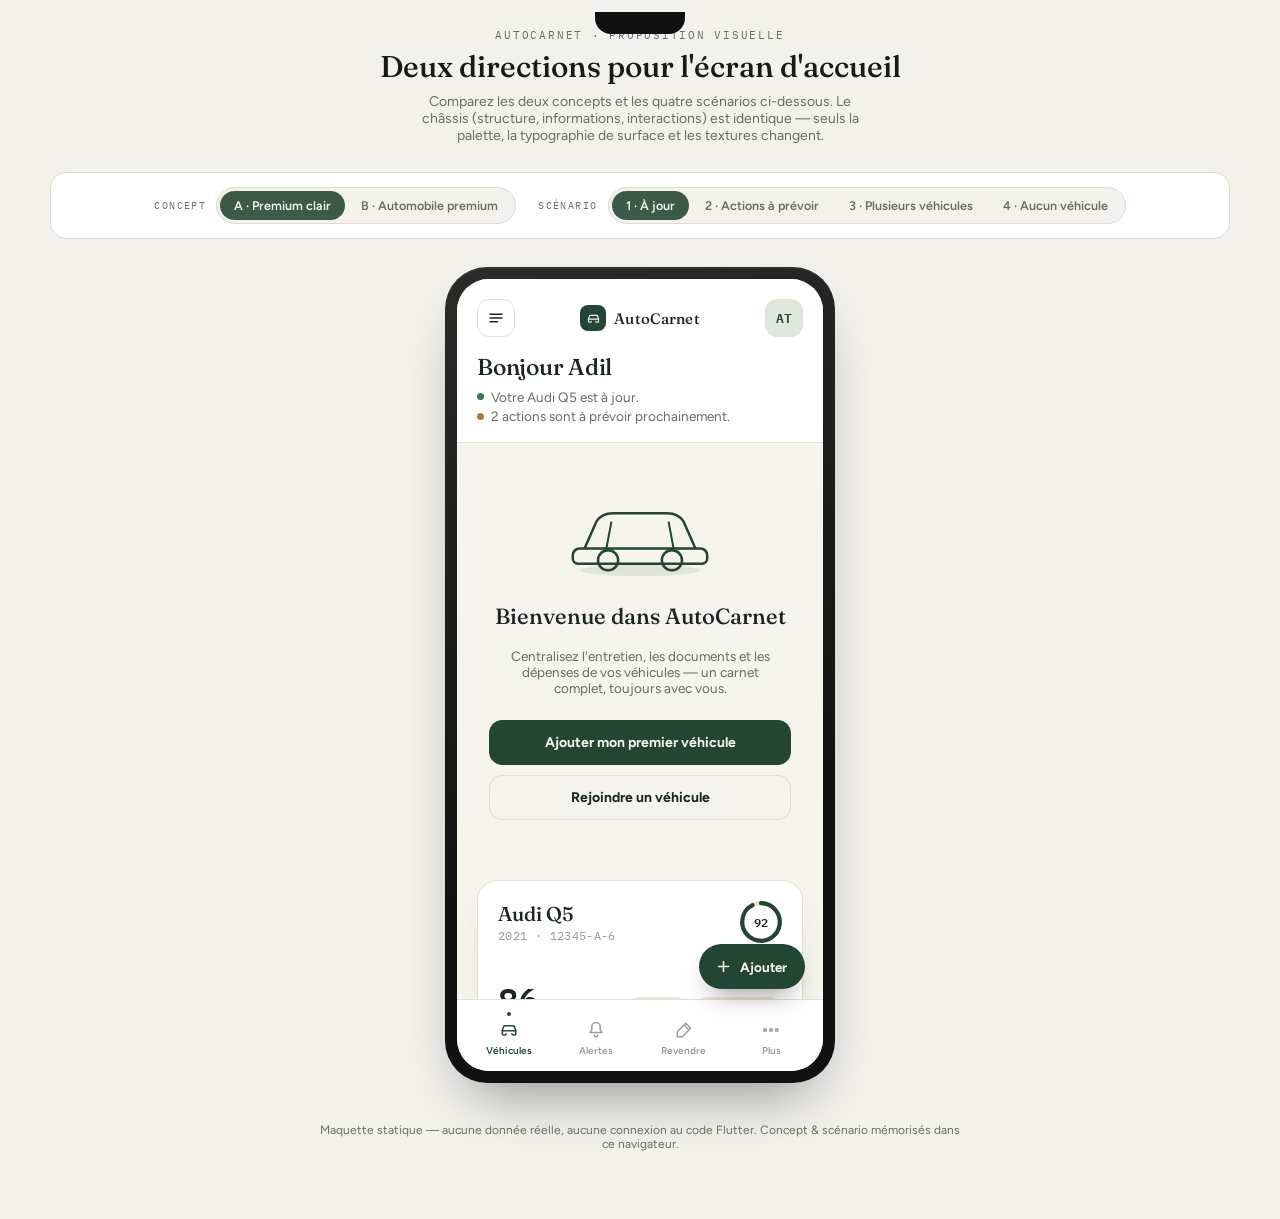
<file: design/home-concept/index.html>
<!doctype html>
<html lang="fr">
<head>
<meta charset="utf-8" />
<meta name="viewport" content="width=device-width, initial-scale=1, viewport-fit=cover" />
<title>AutoCarnet — Concept d'accueil</title>
<link rel="stylesheet" href="styles.css" />
</head>
<body>

  <header class="page-head">
    <span class="eyebrow">AutoCarnet · Proposition visuelle</span>
    <h1>Deux directions pour l'écran d'accueil</h1>
    <p>Comparez les deux concepts et les quatre scénarios ci-dessous. Le châssis (structure, informations, interactions) est identique — seuls la palette, la typographie de surface et les textures changent.</p>
  </header>

  <div class="control-bar">
    <div class="control-group">
      <span class="control-label">Concept</span>
      <div class="seg" id="conceptSeg" role="tablist" aria-label="Choix du concept">
        <button type="button" data-concept="a" aria-pressed="true">A · Premium clair</button>
        <button type="button" data-concept="b" aria-pressed="false">B · Automobile premium</button>
      </div>
    </div>
    <div class="control-group">
      <span class="control-label">Scénario</span>
      <div class="seg" id="scenarioSeg" role="tablist" aria-label="Choix du scénario">
        <button type="button" data-scenario="1" aria-pressed="true">1 · À jour</button>
        <button type="button" data-scenario="2" aria-pressed="false">2 · Actions à prévoir</button>
        <button type="button" data-scenario="3" aria-pressed="false">3 · Plusieurs véhicules</button>
        <button type="button" data-scenario="4" aria-pressed="false">4 · Aucun véhicule</button>
      </div>
    </div>
  </div>

  <div class="device">
    <div class="device-notch"></div>
    <div class="screen">
      <div class="phone" id="phone" data-concept="a">

        <!-- ============================== HEADER ============================== -->
        <div class="app-header">
          <div class="header-row">
            <button class="icon-btn" id="menuBtn" aria-label="Ouvrir le menu">
              <svg viewBox="0 0 24 24" fill="none" stroke="currentColor" stroke-width="1.8" stroke-linecap="round"><path d="M4 7h16M4 12h16M4 17h10"/></svg>
            </button>
            <div class="brand">
              <span class="mark">
                <svg viewBox="0 0 24 24" fill="none" stroke="currentColor" stroke-width="1.8" stroke-linecap="round" stroke-linejoin="round"><path d="M4 16.5V12l2-5h12l2 5v4.5"/><path d="M4 16.5a1.5 1.5 0 0 0 1.5 1.5H7a1.5 1.5 0 0 0 1.5-1.5"/><path d="M15.5 16.5A1.5 1.5 0 0 0 17 18h1.5a1.5 1.5 0 0 0 1.5-1.5"/><path d="M4 13h16"/></svg>
              </span>
              AutoCarnet
            </div>
            <button class="avatar" id="avatarBtn" aria-label="Mon compte">AT</button>
          </div>

          <div data-scenario-el="1,2">
            <p class="greeting-name">Bonjour Adil</p>
            <div class="greeting-status" data-when="1">
              <span class="dot good"></span> Votre Audi Q5 est à jour.
            </div>
            <div class="greeting-status" data-when="2" hidden>
              <span class="dot warn"></span> 2 actions sont à prévoir prochainement.
            </div>
          </div>
          <div data-scenario-el="3">
            <p class="greeting-name">Bonjour Adil</p>
            <div class="greeting-status"><span class="dot warn"></span> Vos 3 véhicules, sous contrôle.</div>
          </div>
          <div data-scenario-el="4">
            <p class="greeting-name">Bonjour Adil</p>
            <div class="greeting-status"><span class="dot good"></span> Prêt à ajouter votre premier véhicule.</div>
          </div>
        </div>

        <!-- =============================== BODY =============================== -->
        <div class="scroller">

          <!-- ---- Scénario 4 : aucun véhicule ---- -->
          <div data-scenario-el="4" class="empty-state" hidden>
            <svg class="empty-art" viewBox="0 0 200 120" fill="none">
              <ellipse cx="100" cy="104" rx="72" ry="7" fill="currentColor" opacity="0.10"/>
              <path d="M34 78 L48 46 Q54 36 68 36 L132 36 Q146 36 152 46 L166 78" stroke="currentColor" stroke-width="3" stroke-linejoin="round" fill="none"/>
              <path d="M28 78 h144 a8 8 0 0 1 8 8 v4 a6 6 0 0 1 -6 6 H26 a6 6 0 0 1 -6 -6 v-4 a8 8 0 0 1 8 -8 Z" stroke="currentColor" stroke-width="3" fill="none"/>
              <line x1="66" y1="46" x2="60" y2="78" stroke="currentColor" stroke-width="2.4"/>
              <line x1="134" y1="46" x2="140" y2="78" stroke="currentColor" stroke-width="2.4"/>
              <circle cx="62" cy="92" r="12" fill="none" stroke="currentColor" stroke-width="3"/>
              <circle cx="138" cy="92" r="12" fill="none" stroke="currentColor" stroke-width="3"/>
            </svg>
            <h2>Bienvenue dans AutoCarnet</h2>
            <p>Centralisez l'entretien, les documents et les dépenses de vos véhicules — un carnet complet, toujours avec vous.</p>
            <div class="empty-actions">
              <button class="primary-btn">Ajouter mon premier véhicule</button>
              <button class="ghost-btn">Rejoindre un véhicule</button>
            </div>
          </div>

          <!-- ---- Scénarios 1–3 : contenu normal ---- -->
          <div data-scenario-el="1,2,3">

            <!-- Carte(s) véhicule -->
            <div class="section" style="padding-top:20px">
              <div data-scenario-el="1,2">
                <div class="veh-card" tabindex="0" role="button" aria-label="Ouvrir la fiche du véhicule">
                  <svg class="silhouette" viewBox="0 0 200 90" fill="none"><path d="M18 58 L34 30 Q40 22 52 22 L148 22 Q160 22 166 30 L182 58" stroke="currentColor" stroke-width="6" stroke-linejoin="round"/><path d="M10 58 H190 a8 8 0 0 1 8 8 v2 a6 6 0 0 1 -6 6 H8 a6 6 0 0 1 -6 -6 v-2 a8 8 0 0 1 8 -8 Z" stroke="currentColor" stroke-width="6"/><circle cx="46" cy="76" r="14" fill="none" stroke="currentColor" stroke-width="6"/><circle cx="154" cy="76" r="14" fill="none" stroke="currentColor" stroke-width="6"/></svg>
                  <div class="ring">
                    <svg viewBox="0 0 44 44"><circle class="track" cx="22" cy="22" r="18"/><circle class="value" cx="22" cy="22" r="18" stroke-dasharray="113" data-pct1="92" data-pct2="68"/></svg>
                    <div class="num" data-ring-num data-when1="92" data-when2="68"></div>
                  </div>
                  <div class="veh-top">
                    <div>
                      <p class="veh-name">Audi Q5</p>
                      <p class="veh-sub">2021 · 12345-A-6</p>
                    </div>
                  </div>
                  <div class="odo">
                    <span class="num" data-when1="86 750" data-when2="91 200"></span>
                    <span class="unit">km</span>
                    <span class="status-pill good" data-when="1" style="margin-left:auto"><span class="dot good"></span>À jour</span>
                    <span class="status-pill warn" data-when="2" hidden style="margin-left:auto"><span class="dot warn"></span>À surveiller</span>
                  </div>
                  <div class="veh-meta">
                    <div>
                      <div class="label">Prochaine révision</div>
                      <div class="value" data-when1="Vidange · dans 8 000 km" data-when2="Vidange · dans 800 km"></div>
                    </div>
                    <div>
                      <div class="label">Prochaine échéance</div>
                      <div class="value" data-when1="Assurance · 12/05/2027" data-when2="Assurance · dans 32 jours"></div>
                    </div>
                  </div>
                </div>
              </div>

              <div data-scenario-el="3">
                <div class="carousel" id="carousel">
                  <div class="veh-card" tabindex="0" role="button" aria-label="Audi Q5">
                    <svg class="silhouette" viewBox="0 0 200 90" fill="none"><path d="M18 58 L34 30 Q40 22 52 22 L148 22 Q160 22 166 30 L182 58" stroke="currentColor" stroke-width="6" stroke-linejoin="round"/><path d="M10 58 H190 a8 8 0 0 1 8 8 v2 a6 6 0 0 1 -6 6 H8 a6 6 0 0 1 -6 -6 v-2 a8 8 0 0 1 8 -8 Z" stroke="currentColor" stroke-width="6"/><circle cx="46" cy="76" r="14" fill="none" stroke="currentColor" stroke-width="6"/><circle cx="154" cy="76" r="14" fill="none" stroke="currentColor" stroke-width="6"/></svg>
                    <div class="ring"><svg viewBox="0 0 44 44"><circle class="track" cx="22" cy="22" r="18"/><circle class="value" cx="22" cy="22" r="18" stroke-dasharray="113" stroke-dashoffset="15"/></svg><div class="num">92</div></div>
                    <div class="veh-top"><div><p class="veh-name">Audi Q5</p><p class="veh-sub">2021 · 12345-A-6</p></div></div>
                    <div class="odo"><span class="num">86 750</span><span class="unit">km</span><span class="status-pill good" style="margin-left:auto"><span class="dot good"></span>À jour</span></div>
                    <div class="veh-meta"><div><div class="label">Prochaine révision</div><div class="value">dans 8 000 km</div></div><div><div class="label">Échéance</div><div class="value">Assurance · 12/05/27</div></div></div>
                  </div>
                  <div class="veh-card" tabindex="0" role="button" aria-label="Renault Clio">
                    <svg class="silhouette" viewBox="0 0 200 90" fill="none"><path d="M18 58 L34 30 Q40 22 52 22 L148 22 Q160 22 166 30 L182 58" stroke="currentColor" stroke-width="6" stroke-linejoin="round"/><path d="M10 58 H190 a8 8 0 0 1 8 8 v2 a6 6 0 0 1 -6 6 H8 a6 6 0 0 1 -6 -6 v-2 a8 8 0 0 1 8 -8 Z" stroke="currentColor" stroke-width="6"/><circle cx="46" cy="76" r="14" fill="none" stroke="currentColor" stroke-width="6"/><circle cx="154" cy="76" r="14" fill="none" stroke="currentColor" stroke-width="6"/></svg>
                    <div class="ring"><svg viewBox="0 0 44 44"><circle class="track" cx="22" cy="22" r="18"/><circle class="value" cx="22" cy="22" r="18" stroke-dasharray="113" stroke-dashoffset="48"/></svg><div class="num">57</div></div>
                    <div class="veh-top"><div><p class="veh-name">Renault Clio</p><p class="veh-sub">2016 · 98765-B-2</p></div></div>
                    <div class="odo"><span class="num">142 300</span><span class="unit">km</span><span class="status-pill warn" style="margin-left:auto"><span class="dot warn"></span>À surveiller</span></div>
                    <div class="veh-meta"><div><div class="label">Contrôle technique</div><div class="value">dans 15 jours</div></div><div><div class="label">Échéance</div><div class="value">Vignette · janv. 2027</div></div></div>
                  </div>
                  <div class="veh-card" tabindex="0" role="button" aria-label="Tesla Model 3">
                    <svg class="silhouette" viewBox="0 0 200 90" fill="none"><path d="M18 58 L34 30 Q40 22 52 22 L148 22 Q160 22 166 30 L182 58" stroke="currentColor" stroke-width="6" stroke-linejoin="round"/><path d="M10 58 H190 a8 8 0 0 1 8 8 v2 a6 6 0 0 1 -6 6 H8 a6 6 0 0 1 -6 -6 v-2 a8 8 0 0 1 8 -8 Z" stroke="currentColor" stroke-width="6"/><circle cx="46" cy="76" r="14" fill="none" stroke="currentColor" stroke-width="6"/><circle cx="154" cy="76" r="14" fill="none" stroke="currentColor" stroke-width="6"/></svg>
                    <div class="ring"><svg viewBox="0 0 44 44"><circle class="track" cx="22" cy="22" r="18"/><circle class="value" cx="22" cy="22" r="18" stroke-dasharray="113" stroke-dashoffset="11"/></svg><div class="num">96</div></div>
                    <div class="veh-top"><div><p class="veh-name">Tesla Model 3</p><p class="veh-sub">2023 · 45612-C-9</p></div></div>
                    <div class="odo"><span class="num">34 120</span><span class="unit">km</span><span class="status-pill good" style="margin-left:auto"><span class="dot good"></span>À jour</span></div>
                    <div class="veh-meta"><div><div class="label">Prochaine révision</div><div class="value">dans 11 000 km</div></div><div><div class="label">Échéance</div><div class="value">Assurance · 03/09/26</div></div></div>
                  </div>
                </div>
                <div class="dots" id="carouselDots">
                  <span class="active"></span><span></span><span></span>
                </div>
              </div>
            </div>

            <!-- À faire -->
            <div class="section">
              <div class="section-head">
                <span class="section-title">À faire prochainement</span>
              </div>

              <div data-scenario-el="1" class="all-good">
                <div class="todo-icon"><svg viewBox="0 0 24 24" fill="none" stroke="currentColor" stroke-width="2" stroke-linecap="round" stroke-linejoin="round"><path d="M20 6 9 17l-5-5"/></svg></div>
                <div><b>Tout est à jour</b><span class="sub">Aucune action requise pour le moment.</span></div>
              </div>

              <div data-scenario-el="2" class="todo-list">
                <div class="todo-item critical">
                  <div class="todo-icon"><svg viewBox="0 0 24 24" fill="none" stroke="currentColor" stroke-width="1.8" stroke-linecap="round"><path d="M12 3c-3 3-5 6-5 9.5a5 5 0 0 0 10 0C17 9 15 6 12 3Z"/></svg></div>
                  <div class="todo-text"><div class="todo-title">Vidange</div><div class="todo-sub">Audi Q5</div></div>
                  <div class="todo-when">dans 800 km</div>
                </div>
                <div class="todo-item warn">
                  <div class="todo-icon"><svg viewBox="0 0 24 24" fill="none" stroke="currentColor" stroke-width="1.8" stroke-linecap="round" stroke-linejoin="round"><path d="M12 3l7 3v6c0 4.4-3 7.6-7 9-4-1.4-7-4.6-7-9V6l7-3Z"/></svg></div>
                  <div class="todo-text"><div class="todo-title">Assurance auto</div><div class="todo-sub">Audi Q5</div></div>
                  <div class="todo-when">dans 32 jours</div>
                </div>
                <div class="todo-item info">
                  <div class="todo-icon"><svg viewBox="0 0 24 24" fill="none" stroke="currentColor" stroke-width="1.8" stroke-linecap="round" stroke-linejoin="round"><rect x="3.5" y="5" width="17" height="15" rx="2.5"/><path d="M8 3v4M16 3v4M3.5 10h17"/></svg></div>
                  <div class="todo-text"><div class="todo-title">Vignette 2027</div><div class="todo-sub">Audi Q5</div></div>
                  <div class="todo-when">janv. 2027</div>
                </div>
              </div>

              <div data-scenario-el="3" class="todo-list">
                <div class="todo-item warn">
                  <div class="todo-icon"><svg viewBox="0 0 24 24" fill="none" stroke="currentColor" stroke-width="1.8" stroke-linecap="round" stroke-linejoin="round"><path d="M9 12l2 2 4-4"/><circle cx="12" cy="12" r="9"/></svg></div>
                  <div class="todo-text"><div class="todo-title">Contrôle technique</div><div class="todo-sub">Renault Clio</div></div>
                  <div class="todo-when">dans 15 jours</div>
                </div>
                <div class="todo-item info">
                  <div class="todo-icon"><svg viewBox="0 0 24 24" fill="none" stroke="currentColor" stroke-width="1.8" stroke-linecap="round" stroke-linejoin="round"><path d="M12 3l7 3v6c0 4.4-3 7.6-7 9-4-1.4-7-4.6-7-9V6l7-3Z"/></svg></div>
                  <div class="todo-text"><div class="todo-title">Assurance auto</div><div class="todo-sub">Audi Q5</div></div>
                  <div class="todo-when">12/05/2027</div>
                </div>
              </div>
            </div>

            <!-- Actions rapides -->
            <div class="section">
              <div class="section-head"><span class="section-title">Actions rapides</span></div>
              <div class="tiles">
                <button class="tile" data-toast="Ouvrir : ajouter une opération">
                  <span class="tile-icon"><svg viewBox="0 0 24 24" fill="none" stroke="currentColor" stroke-width="1.8" stroke-linecap="round" stroke-linejoin="round"><path d="M14.5 3.5 20 9l-9.5 9.5L5 20l1.5-5.5L16 4.5"/><path d="M13 5.5 18 10.5"/></svg></span>
                  <span>Opération</span>
                </button>
                <button class="tile" data-toast="Ouvrir : mettre à jour le kilométrage">
                  <span class="tile-icon"><svg viewBox="0 0 24 24" fill="none" stroke="currentColor" stroke-width="1.8" stroke-linecap="round" stroke-linejoin="round"><circle cx="12" cy="13" r="8"/><path d="M12 13l3.2-3.2M12 5V3"/></svg></span>
                  <span>Kilométrage</span>
                </button>
                <button class="tile" data-toast="Ouvrir : ajouter un plein">
                  <span class="tile-icon"><svg viewBox="0 0 24 24" fill="none" stroke="currentColor" stroke-width="1.8" stroke-linecap="round" stroke-linejoin="round"><path d="M5 20V7a2 2 0 0 1 2-2h5a2 2 0 0 1 2 2v13"/><path d="M4 20h11M14 9.5h1.6L18 12v5a1.5 1.5 0 0 0 3 0V9l-2.5-3"/></svg></span>
                  <span>Plein</span>
                </button>
                <button class="tile" data-toast="Ouvrir : ajouter un document">
                  <span class="tile-icon"><svg viewBox="0 0 24 24" fill="none" stroke="currentColor" stroke-width="1.8" stroke-linecap="round" stroke-linejoin="round"><path d="M7 3.5h7l4 4V19a1.5 1.5 0 0 1-1.5 1.5h-9A1.5 1.5 0 0 1 6 19V5A1.5 1.5 0 0 1 7 3.5Z"/><path d="M14 3.5V8h4"/></svg></span>
                  <span>Document</span>
                </button>
              </div>
            </div>

            <!-- Indicateurs -->
            <div class="section">
              <div class="section-head"><span class="section-title">Votre carnet</span></div>
              <div class="stat-strip">
                <div class="stat-card ring-card">
                  <div class="ring"><svg viewBox="0 0 44 44"><circle class="track" cx="22" cy="22" r="18"/><circle class="value" cx="22" cy="22" r="18" stroke-dasharray="113" data-pct1="92" data-pct2="68" data-pct3="79"/></svg></div>
                  <div><div class="stat-label">Santé</div><div class="stat-value" data-when1="92" data-when2="68" data-when3="79">—</div></div>
                </div>
                <div class="stat-card">
                  <div class="stat-label">Dépenses 2026</div>
                  <div class="stat-value" data-when1="4 250" data-when2="4 250" data-when3="9 480">—</div>
                  <div class="stat-sub">MAD</div>
                </div>
                <div class="stat-card">
                  <div class="stat-label">Dernier entretien</div>
                  <div class="stat-value" style="font-size:14px">Vidange</div>
                  <div class="stat-sub">il y a 2 mois</div>
                </div>
                <div class="stat-card">
                  <div class="stat-label">Km / an estimé</div>
                  <div class="stat-value" data-when1="13 200" data-when2="15 800" data-when3="11 400">—</div>
                  <div class="stat-sub">km</div>
                </div>
              </div>
            </div>

          </div>
        </div>

        <!-- =============================== NAV BAS =============================== -->
        <nav class="bottom-nav">
          <button class="nav-item active"><span class="nav-dot"></span><svg viewBox="0 0 24 24" fill="none" stroke="currentColor" stroke-width="1.8" stroke-linecap="round" stroke-linejoin="round"><path d="M4 16.5V12l2-5h12l2 5v4.5"/><path d="M4 16.5a1.5 1.5 0 0 0 1.5 1.5H7a1.5 1.5 0 0 0 1.5-1.5"/><path d="M15.5 16.5A1.5 1.5 0 0 0 17 18h1.5a1.5 1.5 0 0 0 1.5-1.5"/><path d="M4 13h16"/></svg><span>Véhicules</span></button>
          <button class="nav-item"><span class="nav-dot"></span><svg viewBox="0 0 24 24" fill="none" stroke="currentColor" stroke-width="1.8" stroke-linecap="round" stroke-linejoin="round"><path d="M12 3a5 5 0 0 0-5 5v3.5L5 15h14l-2-3.5V8a5 5 0 0 0-5-5Z"/><path d="M10 18a2 2 0 0 0 4 0"/></svg><span>Alertes</span></button>
          <button class="nav-item"><span class="nav-dot"></span><svg viewBox="0 0 24 24" fill="none" stroke="currentColor" stroke-width="1.8" stroke-linecap="round" stroke-linejoin="round"><path d="M4 14 14 4l6 6-10 10H4v-6Z"/><path d="M13 7l4 4"/></svg><span>Revendre</span></button>
          <button class="nav-item"><span class="nav-dot"></span><svg viewBox="0 0 24 24" fill="none" stroke="currentColor" stroke-width="1.8" stroke-linecap="round"><circle cx="5" cy="12" r="1.6"/><circle cx="12" cy="12" r="1.6"/><circle cx="19" cy="12" r="1.6"/></svg><span>Plus</span></button>
        </nav>

        <!-- ================================= FAB ================================= -->
        <button class="fab" id="fabBtn" data-scenario-el="1,2,3">
          <svg viewBox="0 0 24 24" fill="none" stroke="currentColor" stroke-width="2.2" stroke-linecap="round"><path d="M12 5v14M5 12h14"/></svg>
          Ajouter
        </button>

        <!-- =============================== OVERLAYS ============================== -->
        <div class="overlay-backdrop" id="backdrop"></div>

        <aside class="drawer" id="drawer">
          <div class="drawer-brand">
            <span class="mark">
              <svg viewBox="0 0 24 24" fill="none" stroke="currentColor" stroke-width="1.8" stroke-linecap="round" stroke-linejoin="round"><path d="M4 16.5V12l2-5h12l2 5v4.5"/><path d="M4 13h16"/></svg>
            </span>
            <div><b>AutoCarnet</b><span>Adil T.</span></div>
          </div>
          <button class="drawer-item"><svg viewBox="0 0 24 24" fill="none" stroke="currentColor" stroke-width="1.8" stroke-linecap="round" stroke-linejoin="round"><path d="M4 16.5V12l2-5h12l2 5v4.5"/><path d="M4 13h16"/></svg>Mes véhicules</button>
          <button class="drawer-item"><svg viewBox="0 0 24 24" fill="none" stroke="currentColor" stroke-width="1.8" stroke-linecap="round" stroke-linejoin="round"><path d="M12 3a5 5 0 0 0-5 5v3.5L5 15h14l-2-3.5V8a5 5 0 0 0-5-5Z"/></svg>Alertes</button>
          <button class="drawer-item"><svg viewBox="0 0 24 24" fill="none" stroke="currentColor" stroke-width="1.8" stroke-linecap="round" stroke-linejoin="round"><path d="M4 14 14 4l6 6-10 10H4v-6Z"/></svg>Revendre</button>
          <div class="sheet-divider"></div>
          <button class="drawer-item"><svg viewBox="0 0 24 24" fill="none" stroke="currentColor" stroke-width="1.8" stroke-linecap="round" stroke-linejoin="round"><path d="M3 21V8l9-5 9 5v13"/><path d="M9 21v-6h6v6"/></svg>Prestataires</button>
          <button class="drawer-item"><svg viewBox="0 0 24 24" fill="none" stroke="currentColor" stroke-width="1.8" stroke-linecap="round" stroke-linejoin="round"><circle cx="12" cy="8" r="3.2"/><path d="M5 20c1.2-3.4 4-5 7-5s5.8 1.6 7 5"/></svg>Compte &amp; sécurité</button>
          <button class="drawer-item"><svg viewBox="0 0 24 24" fill="none" stroke="currentColor" stroke-width="1.8" stroke-linecap="round" stroke-linejoin="round"><path d="M9 12l2 2 4-4"/><circle cx="12" cy="12" r="9"/></svg>Journal d'audit</button>
          <div class="drawer-spacer"></div>
          <div class="drawer-lock">
            <button class="drawer-item"><svg viewBox="0 0 24 24" fill="none" stroke="currentColor" stroke-width="1.8" stroke-linecap="round" stroke-linejoin="round"><path d="M9 12H3m0 0 3-3M3 12l3 3"/><path d="M9 5V4a2 2 0 0 1 2-2h7a2 2 0 0 1 2 2v16a2 2 0 0 1-2 2h-7a2 2 0 0 1-2-2v-1"/></svg>Verrouiller AutoCarnet</button>
          </div>
        </aside>

        <div class="sheet" id="sheet">
          <div class="sheet-grip"></div>
          <div class="sheet-label">Actions sur ce véhicule</div>
          <button class="sheet-item" data-toast="Ouvrir : ajouter une opération"><span class="tile-icon"><svg viewBox="0 0 24 24" fill="none" stroke="currentColor" stroke-width="1.8" stroke-linecap="round" stroke-linejoin="round"><path d="M14.5 3.5 20 9l-9.5 9.5L5 20l1.5-5.5L16 4.5"/></svg></span>Ajouter une opération</button>
          <button class="sheet-item" data-toast="Ouvrir : mettre à jour le kilométrage"><span class="tile-icon"><svg viewBox="0 0 24 24" fill="none" stroke="currentColor" stroke-width="1.8" stroke-linecap="round" stroke-linejoin="round"><circle cx="12" cy="13" r="8"/><path d="M12 13l3.2-3.2"/></svg></span>Mettre à jour le kilométrage</button>
          <button class="sheet-item" data-toast="Ouvrir : ajouter un plein"><span class="tile-icon"><svg viewBox="0 0 24 24" fill="none" stroke="currentColor" stroke-width="1.8" stroke-linecap="round" stroke-linejoin="round"><path d="M5 20V7a2 2 0 0 1 2-2h5a2 2 0 0 1 2 2v13"/></svg></span>Ajouter un plein</button>
          <button class="sheet-item" data-toast="Ouvrir : ajouter un document"><span class="tile-icon"><svg viewBox="0 0 24 24" fill="none" stroke="currentColor" stroke-width="1.8" stroke-linecap="round" stroke-linejoin="round"><path d="M7 3.5h7l4 4V19a1.5 1.5 0 0 1-1.5 1.5h-9A1.5 1.5 0 0 1 6 19V5A1.5 1.5 0 0 1 7 3.5Z"/></svg></span>Ajouter un document</button>
          <div class="sheet-divider"></div>
          <div class="sheet-label">Véhicules</div>
          <button class="sheet-item" data-toast="Ouvrir : ajouter mon véhicule"><span class="tile-icon"><svg viewBox="0 0 24 24" fill="none" stroke="currentColor" stroke-width="1.8" stroke-linecap="round" stroke-linejoin="round"><path d="M4 16.5V12l2-5h12l2 5v4.5"/></svg></span>Ajouter mon véhicule</button>
          <button class="sheet-item" data-toast="Ouvrir : rejoindre un véhicule"><span class="tile-icon"><svg viewBox="0 0 24 24" fill="none" stroke="currentColor" stroke-width="1.8" stroke-linecap="round" stroke-linejoin="round"><rect x="3" y="7" width="18" height="13" rx="2"/><path d="M8 7V5a4 4 0 0 1 8 0v2"/></svg></span>Rejoindre un véhicule</button>
        </div>

        <div class="toast" id="toast"></div>

      </div>
    </div>
  </div>

  <p class="page-foot">Maquette statique — aucune donnée réelle, aucune connexion au code Flutter. Concept &amp; scénario mémorisés dans ce navigateur.</p>

  <script src="script.js"></script>
</body>
</html>
</file>
<file: design/autocarnet-premium-concept/styles.css>
/* ==========================================================================
   AutoCarnet — Concept Premium — design tokens
   Two themes share every component; only the tokens below change.
   ========================================================================== */

:root{
  --font-display:'Sora',system-ui,sans-serif;
  --font-body:'Inter',system-ui,sans-serif;

  --r-sm:10px; --r-md:16px; --r-lg:22px; --r-xl:28px; --r-pill:999px;

  /* ---- Concept A · "Auto Premium Clair" ---- */
  --bg:#F3F5FA;
  --surface:#FFFFFF;
  --surface-muted:#EBEEF5;
  --border:rgba(16,20,30,.08);
  --border-strong:rgba(16,20,30,.14);

  --text:#12151C;
  --text-2:#535C6C;
  --text-3:#8B93A3;
  --on-accent:#FFFFFF;

  --accent:#1652F0;
  --accent-2:#0EA37A;
  --accent-soft:#E7EDFF;
  --accent-2-soft:#DFF7EE;
  --warn:#FF8A34;
  --warn-soft:#FFEDDD;
  --danger:#FF4D4D;
  --danger-soft:#FFE3E3;
  --ok:#0EA37A;

  --shadow-card:0 1px 2px rgba(16,20,30,.05), 0 14px 28px -16px rgba(16,20,30,.22);
  --shadow-card-lg:0 4px 10px rgba(16,20,30,.06), 0 28px 48px -20px rgba(16,20,30,.28);
  --shadow-cta:0 12px 24px -8px rgba(22,82,240,.45);
  --shadow-press:0 2px 6px rgba(16,20,30,.10);

  --hero-q5:linear-gradient(150deg,#0E1B3E 0%,#1652F0 58%,#3E8BFF 100%);
  --hero-astra:linear-gradient(150deg,#2B2420 0%,#7A4A22 55%,#FF9A3D 100%);

  --stage-bg:#E3E7F0;
  --scrim:rgba(10,13,20,.5);
}

:root[data-theme="b"]{
  /* ---- Concept B · "Auto Premium Contrasté" ---- */
  --bg:#0A0D13;
  --surface:#141A26;
  --surface-muted:#0F141D;
  --border:rgba(255,255,255,.08);
  --border-strong:rgba(255,255,255,.16);

  --text:#F4F6FB;
  --text-2:#AEB6C7;
  --text-3:#707A8C;
  --on-accent:#08110C;

  --accent:#39E39B;
  --accent-2:#3AB6FF;
  --accent-soft:rgba(57,227,155,.14);
  --accent-2-soft:rgba(58,182,255,.14);
  --warn:#FFB444;
  --warn-soft:rgba(255,180,68,.14);
  --danger:#FF6B6B;
  --danger-soft:rgba(255,107,107,.14);
  --ok:#39E39B;

  --shadow-card:0 1px 0 rgba(255,255,255,.04) inset, 0 24px 44px -22px rgba(0,0,0,.75);
  --shadow-card-lg:0 1px 0 rgba(255,255,255,.05) inset, 0 34px 64px -24px rgba(0,0,0,.8);
  --shadow-cta:0 14px 30px -8px rgba(57,227,155,.4);
  --shadow-press:0 2px 10px rgba(0,0,0,.5);

  --hero-q5:linear-gradient(150deg,#061424 0%,#0E5C96 55%,#33C3EE 100%);
  --hero-astra:linear-gradient(150deg,#1B140E 0%,#6E3E17 55%,#FFB444 100%);

  --stage-bg:#05070B;
  --scrim:rgba(0,0,0,.65);
}

/* ==========================================================================
   Reset / base
   ========================================================================== */
*,*::before,*::after{box-sizing:border-box;}
html,body{margin:0;padding:0;}
body{
  background:var(--stage-bg);
  color:var(--text);
  font-family:var(--font-body);
  -webkit-font-smoothing:antialiased;
  transition:background .3s ease;
}
button{font:inherit;color:inherit;background:none;border:0;cursor:pointer;}
img{display:block;max-width:100%;}
h1,h2,h3{margin:0;font-family:var(--font-display);}
p{margin:0;}
.tabular{font-variant-numeric:tabular-nums;}

/* Icon system: every functional icon is an <i class="ic" style="--src:url(...)">
   masked with the current text color, so one SVG file recolors correctly in
   both themes and in every context (muted label, accent, white-on-color…) -
   an <img> can't do this, since currentColor doesn't cross the img boundary. */
.ic{
  display:inline-block; flex:none; width:18px; height:18px;
  background-color:currentColor;
  -webkit-mask-image:var(--src); mask-image:var(--src);
  -webkit-mask-repeat:no-repeat; mask-repeat:no-repeat;
  -webkit-mask-position:center; mask-position:center;
  -webkit-mask-size:contain; mask-size:contain;
}

/* ==========================================================================
   Demo chrome (outside the simulated phone — not part of the app)
   ========================================================================== */
.demo-bar{
  position:sticky; top:0; z-index:50;
  background:var(--surface);
  border-bottom:1px solid var(--border);
  padding:14px 20px;
  display:flex; flex-wrap:wrap; align-items:center; gap:14px 24px;
}
.demo-bar__brand{display:flex; align-items:center; gap:12px; margin-right:auto;}
.demo-bar__logo{width:30px; height:30px; padding:6px; border-radius:10px; background:var(--accent-soft); color:var(--accent); box-sizing:border-box;}
.demo-bar__title{font-family:var(--font-display); font-weight:700; font-size:14.5px; color:var(--text);}
.demo-bar__subtitle{font-size:11.5px; color:var(--text-3);}

.demo-bar__controls{display:flex; align-items:center; gap:10px; flex-wrap:wrap;}

.theme-switch, .width-switch{
  display:flex; background:var(--surface-muted); border-radius:var(--r-pill); padding:3px; gap:2px;
  border:1px solid var(--border);
}
.theme-switch__btn, .width-switch__btn{
  padding:8px 14px; border-radius:var(--r-pill); font-size:12.5px; font-weight:600; color:var(--text-2);
  transition:all .2s ease; white-space:nowrap;
}
.width-switch__btn{padding:8px 12px; font-size:12px;}
.theme-switch__btn.is-active, .width-switch__btn.is-active{
  background:var(--surface); color:var(--text); box-shadow:var(--shadow-press);
}

.screen-tabs{
  width:100%; display:flex; gap:8px; overflow-x:auto; padding-top:2px;
  scrollbar-width:thin;
}
.screen-tab{
  flex:none; padding:9px 14px; border-radius:var(--r-pill); font-size:12.5px; font-weight:600;
  background:var(--surface-muted); color:var(--text-2); border:1px solid transparent; transition:all .2s ease;
}
.screen-tab.is-active{background:var(--accent); color:var(--on-accent); box-shadow:var(--shadow-cta);}

.stage{
  min-height:calc(100vh - 96px);
  display:flex; flex-direction:column; align-items:center; justify-content:flex-start;
  gap:16px; padding:36px 16px 60px;
}
.stage__hint{max-width:390px; text-align:center; font-size:12.5px; color:var(--text-3); line-height:1.5;}

/* ==========================================================================
   Phone frame
   ========================================================================== */
.phone{ --phone-w:390px; width:var(--phone-w); transition:width .35s cubic-bezier(.4,0,.2,1); }
.phone__bezel{
  background:#05070B; border-radius:46px; padding:12px;
  box-shadow:0 40px 80px -30px rgba(0,0,0,.55), 0 2px 0 rgba(255,255,255,.04) inset;
}
.phone__notch{
  position:relative; height:22px; margin-bottom:-22px; z-index:5;
  display:flex; justify-content:center;
}
.phone__notch::after{
  content:''; width:112px; height:22px; background:#05070B; border-radius:0 0 16px 16px;
}
.phone__viewport{
  position:relative; overflow:hidden;
  height:800px;
  background:var(--bg);
  border-radius:34px;
  transition:background .3s ease;
}
.phone__home-indicator{
  width:120px; height:4px; background:rgba(255,255,255,.35); border-radius:99px; margin:10px auto 0;
}

.status-bar{
  display:flex; justify-content:space-between; align-items:center;
  padding:16px 26px 4px; font-family:var(--font-display); font-weight:700; font-size:13px; color:var(--text);
}
.status-bar__icons{font-size:10px; letter-spacing:.5px; color:var(--text-2); font-family:var(--font-body); font-weight:600;}

/* ==========================================================================
   Screens
   ========================================================================== */
.screen{
  position:absolute; inset:0; top:44px;
  overflow-y:auto; padding:4px 18px 100px;
  opacity:0; transform:translateY(10px);
  pointer-events:none;
  transition:opacity .28s ease, transform .32s cubic-bezier(.2,.8,.2,1);
}
.screen--active{opacity:1; transform:translateY(0); pointer-events:auto;}
.screen::-webkit-scrollbar{width:0;}

/* ==========================================================================
   App header
   ========================================================================== */
.app-header{display:flex; align-items:flex-start; justify-content:space-between; padding:14px 2px 4px;}
.app-header--simple{align-items:center; padding-bottom:14px;}
.app-header__hello{font-family:var(--font-display); font-weight:700; font-size:21px; letter-spacing:-.2px;}
.app-header__sub{font-size:13px; color:var(--text-2); margin-top:3px;}
.app-header__icons{display:flex; align-items:center; gap:10px;}

.icon-btn{
  position:relative; width:38px; height:38px; border-radius:var(--r-pill);
  background:var(--surface); border:1px solid var(--border); box-shadow:var(--shadow-card);
  display:flex; align-items:center; justify-content:center; color:var(--text-2);
  transition:transform .15s ease, box-shadow .15s ease;
}
.icon-btn .ic{width:17px; height:17px;}
.icon-btn:active{transform:scale(.92); box-shadow:var(--shadow-press);}
.icon-btn--ghost{background:transparent; border-color:transparent; box-shadow:none;}
.icon-btn--onimg{background:rgba(255,255,255,.16); backdrop-filter:blur(6px); color:#fff; border-color:rgba(255,255,255,.25);}
.icon-btn__dot{position:absolute; top:8px; right:9px; width:7px; height:7px; border-radius:50%; background:var(--danger); box-shadow:0 0 0 2px var(--surface); animation:pulse 2.4s ease-in-out infinite;}
@keyframes pulse{0%,100%{transform:scale(1); opacity:1;} 50%{transform:scale(1.35); opacity:.6;}}

.avatar{
  width:38px; height:38px; border-radius:var(--r-pill); background:var(--accent); color:var(--on-accent);
  font-family:var(--font-display); font-weight:700; font-size:14px;
  display:flex; align-items:center; justify-content:center;
  box-shadow:var(--shadow-cta);
  transition:transform .15s ease;
}
.avatar:active{transform:scale(.92);}
.avatar--lg{width:52px; height:52px; font-size:18px;}

/* ==========================================================================
   Vehicle hero card + carousel
   ========================================================================== */
.vehicle-stage{margin-top:16px; touch-action:pan-y;}
.vehicle-card-stack{position:relative; height:224px;}

.vehicle-card{
  position:absolute; inset:0;
  border-radius:var(--r-xl);
  padding:20px 22px 18px;
  color:#fff;
  overflow:hidden;
  box-shadow:var(--shadow-card-lg);
  display:flex; flex-direction:column; justify-content:space-between;
  transition:transform .42s cubic-bezier(.2,.85,.2,1), opacity .3s ease, filter .3s ease;
  transform:translateX(120%) scale(.94) rotate(2deg);
  opacity:0;
}
.vehicle-card--q5{background:var(--hero-q5);}
.vehicle-card--astra{background:var(--hero-astra);}

.vehicle-card.is-current{
  transform:translateX(0) scale(1) rotate(0deg);
  opacity:1;
  z-index:3;
}
.vehicle-card.is-next{
  transform:translateX(14%) scale(.94) translateY(10px);
  opacity:.55; filter:saturate(.7);
  z-index:2;
}
.vehicle-card.is-prev{
  transform:translateX(-120%) scale(.94) rotate(-2deg);
  opacity:0; z-index:1;
}
.vehicle-card.is-dragging{transition:none;}

.vehicle-card__silhouette{
  position:absolute; right:-18px; bottom:-22px; width:170px; opacity:.16;
  /* SVG served via <img> ignores the page's CSS color for currentColor, so
     the stroke renders at the file's own black default - force it white. */
  filter:brightness(0) invert(1) drop-shadow(0 10px 10px rgba(0,0,0,.25));
}
.vehicle-card__top{display:flex; align-items:flex-start; justify-content:space-between; position:relative; z-index:1;}
.vehicle-card__name{font-family:var(--font-display); font-weight:700; font-size:19px; letter-spacing:-.2px;}
.vehicle-card__plate{font-size:12px; opacity:.75; margin-top:2px; font-weight:500;}

.badge{
  display:inline-flex; align-items:center; gap:5px; padding:5px 11px; border-radius:var(--r-pill);
  font-size:11px; font-weight:700; white-space:nowrap;
}
.badge--ok{background:rgba(255,255,255,.18); color:#fff; backdrop-filter:blur(4px);}
.badge--warn{background:rgba(255,255,255,.22); color:#fff; backdrop-filter:blur(4px);}
.badge--confidence{background:var(--ok); color:var(--on-accent);}

.vehicle-card__ring-wrap{position:absolute; top:16px; right:20px; width:58px; height:58px;}
.vehicle-card__ring{width:58px; height:58px; transform:rotate(-90deg);}
.vehicle-card__ring .ring-track{fill:none; stroke:rgba(255,255,255,.22); stroke-width:6;}
.vehicle-card__ring .ring-value{
  fill:none; stroke:#fff; stroke-width:6; stroke-linecap:round;
  stroke-dasharray:169.6; stroke-dashoffset:calc(169.6 - (169.6 * var(--pct) / 100));
  transition:stroke-dashoffset 1s cubic-bezier(.2,.8,.2,1);
}
.vehicle-card__ring-label{
  position:absolute; inset:0; display:flex; flex-direction:column; align-items:center; justify-content:center;
}
.vehicle-card__ring-label strong{font-family:var(--font-display); font-size:16px; line-height:1;}
.vehicle-card__ring-label span{font-size:8px; opacity:.75; text-transform:uppercase; letter-spacing:.4px; margin-top:1px;}

.vehicle-card__bottom{display:flex; align-items:flex-end; justify-content:space-between; position:relative; z-index:1;}
.vehicle-card__stat{display:flex; flex-direction:column; gap:3px;}
.vehicle-card__stat--right{align-items:flex-end; text-align:right;}
.vehicle-card__stat-label{font-size:10.5px; opacity:.7; text-transform:uppercase; letter-spacing:.4px; font-weight:600;}
.vehicle-card__stat-value{font-family:var(--font-display); font-size:19px; font-weight:700; white-space:nowrap;}
.vehicle-card__stat-value em{font-family:var(--font-body); font-style:normal; font-weight:600; font-size:12px; opacity:.7; margin-left:2px;}

/* Single-vehicle mode: only ever show the current card, no swipe affordance. */
.vehicle-stage.mode-single .dots{display:none;}
.vehicle-stage.mode-single .vehicle-card:not(.is-current){display:none;}

.dots{display:flex; justify-content:center; gap:6px; margin-top:14px;}
.dot{width:6px; height:6px; border-radius:99px; background:var(--border-strong); transition:all .25s ease;}
.dot.is-active{width:20px; background:var(--accent);}

/* ==========================================================================
   Section shell
   ========================================================================== */
.section{margin-top:26px;}
.section--last{margin-bottom:8px;}
.section__head{display:flex; align-items:center; justify-content:space-between; margin-bottom:12px;}
.section__title{font-size:12.5px; font-weight:700; text-transform:uppercase; letter-spacing:.5px; color:var(--text-2);}
.section__link{font-size:12.5px; font-weight:700; color:var(--accent);}
.section__link:active{opacity:.6;}

/* ==========================================================================
   À faire prochainement
   ========================================================================== */
.todo-list{display:flex; flex-direction:column; gap:10px;}
.todo-item{
  display:flex; align-items:center; gap:12px;
  background:var(--surface); border:1px solid var(--border); border-radius:var(--r-md);
  padding:12px 14px; box-shadow:var(--shadow-card);
  border-left:3px solid var(--warn);
  transition:transform .15s ease;
}
.todo-item:active{transform:scale(.985);}
.todo-item--upcoming{border-left-color:var(--accent-2);}
.todo-item--ok{border-left-color:var(--ok);}
.todo-item__icon{
  width:36px; height:36px; border-radius:11px; background:var(--warn-soft); color:var(--warn);
  display:flex; align-items:center; justify-content:center; flex:none;
}
.todo-item__icon .ic{width:17px; height:17px;}
.todo-item--upcoming .todo-item__icon{background:var(--accent-2-soft); color:var(--accent-2);}
.todo-item--ok .todo-item__icon{background:var(--accent-2-soft); color:var(--ok);}
.todo-item__body{flex:1; min-width:0;}
.todo-item__title{font-weight:700; font-size:12.5px; text-transform:uppercase; letter-spacing:.3px; color:var(--text-2); white-space:nowrap; overflow:hidden; text-overflow:ellipsis;}
.todo-item__due{
  font-family:var(--font-display); font-size:14.5px; font-weight:700; color:var(--warn);
  margin-top:3px; white-space:nowrap; overflow:hidden; text-overflow:ellipsis;
}
.todo-item--upcoming .todo-item__due{color:var(--accent-2);}
.todo-item--ok .todo-item__due{color:var(--ok);}
.todo-item__due--muted{font-family:var(--font-body); font-size:12px; font-weight:500; color:var(--text-3) !important;}
.todo-item--note{text-transform:none;}
.todo-item--note .todo-item__title{
  text-transform:none; font-size:13.5px; color:var(--text); letter-spacing:0;
  white-space:normal; overflow:visible; text-overflow:clip; line-height:1.35;
}

/* ==========================================================================
   Actions rapides
   ========================================================================== */
.actions{display:flex; flex-direction:column; gap:10px;}
.action-primary{
  display:flex; align-items:center; justify-content:center; gap:10px;
  background:var(--accent); color:var(--on-accent);
  padding:16px; border-radius:var(--r-lg); font-weight:700; font-size:14.5px;
  box-shadow:var(--shadow-cta);
  transition:transform .15s ease, box-shadow .15s ease;
}
.action-primary .ic{width:19px; height:19px;}
.action-primary:active{transform:scale(.97); box-shadow:var(--shadow-press);}
.action-primary--static{margin-top:22px; width:100%;}

.actions__row{display:flex; gap:10px;}
.action-secondary{
  flex:1; display:flex; flex-direction:column; align-items:center; gap:8px;
  background:var(--surface); border:1px solid var(--border); border-radius:var(--r-md);
  padding:14px 8px; font-weight:600; font-size:12px; color:var(--text-2);
  box-shadow:var(--shadow-card);
  transition:transform .15s ease;
}
.action-secondary .ic{width:19px; height:19px; color:var(--accent);}
.action-secondary:active{transform:scale(.96);}

/* ==========================================================================
   Timeline / Dernières opérations
   ========================================================================== */
.timeline{display:flex; flex-direction:column;}
.timeline-item{display:flex; gap:14px;}
.timeline-item__rail{display:flex; flex-direction:column; align-items:center;}
.timeline-item__icon{
  width:34px; height:34px; border-radius:11px; background:var(--accent-soft); color:var(--accent);
  display:flex; align-items:center; justify-content:center; flex:none;
}
.timeline-item__icon .ic{width:16px; height:16px;}
.timeline-item__line{width:2px; flex:1; background:var(--border); margin:6px 0; min-height:22px;}
.timeline-item__content{padding-bottom:20px; padding-top:4px;}
.timeline-item__title{font-weight:700; font-size:13.5px;}
.timeline-item__meta{font-size:12px; color:var(--text-3); margin-top:2px; white-space:nowrap;}

/* ==========================================================================
   Votre carnet
   ========================================================================== */
.carnet-grid{display:grid; grid-template-columns:1fr 1fr; gap:12px;}
.carnet-hero{
  grid-column:1/2; grid-row:1/3;
  background:var(--surface); border:1px solid var(--border); border-radius:var(--r-lg);
  box-shadow:var(--shadow-card); display:flex; flex-direction:column; align-items:center; justify-content:center;
  padding:14px; position:relative;
}
.health-ring{width:110px; height:110px; transform:rotate(-90deg);}
.health-ring .ring-track{fill:none; stroke:var(--surface-muted); stroke-width:9;}
.health-ring .ring-value{
  fill:none; stroke:var(--accent-2); stroke-width:9; stroke-linecap:round;
  stroke-dasharray:314; stroke-dashoffset:calc(314 - (314 * var(--pct) / 100));
  transition:stroke-dashoffset 1s cubic-bezier(.2,.8,.2,1);
}
.carnet-hero__label{position:absolute; display:flex; flex-direction:column; align-items:center; max-width:74px;}
.carnet-hero__label strong{font-family:var(--font-display); font-size:28px; font-weight:800; line-height:1;}
.carnet-hero__label span{font-size:10px; color:var(--text-3); margin-top:4px; font-weight:600; text-align:center; line-height:1.25;}

.carnet-side{display:flex; flex-direction:column; gap:12px;}
.stat-card{
  background:var(--surface); border:1px solid var(--border); border-radius:var(--r-md);
  padding:13px 14px; box-shadow:var(--shadow-card); display:flex; flex-direction:column; gap:5px;
}
.stat-card--entretien{flex-direction:row; align-items:center; gap:10px;}
.stat-card--entretien .ic{width:18px; height:18px; color:var(--accent); flex:none;}
.stat-card--entretien div{display:flex; flex-direction:column; gap:3px; min-width:0;}
.stat-card__label{font-size:10.5px; color:var(--text-3); font-weight:600; text-transform:uppercase; letter-spacing:.3px; white-space:nowrap; overflow:hidden; text-overflow:ellipsis;}
.stat-card__value{font-family:var(--font-display); font-size:19px; font-weight:700; white-space:nowrap; overflow:hidden; text-overflow:ellipsis; display:block;}
.stat-card__value em{font-family:var(--font-body); font-style:normal; font-weight:600; font-size:11px; color:var(--text-3); margin-left:2px;}
.stat-card__value--sm{font-size:13.5px; font-family:var(--font-body); font-weight:700;}
.stat-card__sub{font-size:11px; color:var(--text-3); font-weight:500; white-space:nowrap; overflow:hidden; text-overflow:ellipsis;}
.stat-card--wide{grid-column:1/3;}

.bar-chart{display:flex; align-items:flex-end; gap:8px; height:56px; margin:8px 0 6px;}
.bar{flex:1; height:var(--h); background:var(--surface-muted); border-radius:6px 6px 2px 2px; position:relative; display:flex; align-items:flex-end; justify-content:center;}
.bar--active{background:var(--accent);}
.bar span{position:absolute; bottom:-16px; font-size:9px; color:var(--text-3); font-weight:600;}

/* ==========================================================================
   Bottom navigation
   ========================================================================== */
.bottom-nav{
  position:absolute; left:0; right:0; bottom:0; z-index:20;
  display:none; justify-content:space-around;
  background:var(--surface); border-top:1px solid var(--border);
  padding:10px 8px 22px;
  box-shadow:0 -8px 24px -16px rgba(0,0,0,.25);
}
/* Bottom nav only makes sense on the tab-level destinations — a pushed
   detail screen (fiche), the auth flow (login) and the menu preview never
   show it, exactly like the real app. */
[data-active-screen="home-single"] .bottom-nav,
[data-active-screen="revente"] .bottom-nav{display:flex;}
.bottom-nav__item{
  display:flex; flex-direction:column; align-items:center; gap:4px;
  font-size:10.5px; font-weight:600; color:var(--text-3);
  padding:2px 14px; border-radius:14px; transition:color .2s ease;
}
.bottom-nav__pill{
  width:34px; height:26px; border-radius:var(--r-pill); display:flex; align-items:center; justify-content:center;
  transition:background .25s ease;
}
.bottom-nav__pill .ic{width:18px; height:18px;}
.bottom-nav__item.is-active{color:var(--text);}
.bottom-nav__item.is-active .bottom-nav__pill{background:var(--accent-soft); color:var(--accent);}
.bottom-nav__item:active{transform:scale(.94);}

/* ==========================================================================
   Side drawer
   ========================================================================== */
.drawer{position:absolute; inset:0; z-index:40; pointer-events:none;}
.drawer__backdrop{position:absolute; inset:0; background:var(--scrim); opacity:0; transition:opacity .3s ease;}
.drawer__panel{
  position:absolute; top:0; bottom:0; left:0; width:82%; max-width:300px;
  background:var(--surface); box-shadow:var(--shadow-card-lg);
  padding:22px 18px; display:flex; flex-direction:column;
  transform:translateX(-105%); transition:transform .35s cubic-bezier(.2,.85,.2,1);
}
.drawer.is-open{pointer-events:auto;}
.drawer.is-open .drawer__backdrop{opacity:1;}
.drawer.is-open .drawer__panel{transform:translateX(0);}

.drawer__profile{display:flex; align-items:center; gap:12px; padding-bottom:18px; border-bottom:1px solid var(--border); margin-bottom:14px;}
.drawer__profile .icon-btn{margin-left:auto;}
.drawer__name{font-family:var(--font-display); font-weight:700; font-size:15px;}
.drawer__email{font-size:11.5px; color:var(--text-3); margin-top:2px;}

.drawer__nav{display:flex; flex-direction:column; gap:2px; flex:1;}
.drawer__item{
  display:flex; align-items:center; gap:13px; padding:12px 10px; border-radius:var(--r-md);
  font-size:13.5px; font-weight:600; color:var(--text-2); transition:background .2s ease;
}
.drawer__item .ic{width:18px; height:18px; color:var(--text-3);}
.drawer__item:active{background:var(--surface-muted);}

.drawer__logout{
  display:flex; align-items:center; gap:10px; padding:13px 12px; border-radius:var(--r-md);
  background:var(--danger-soft); color:var(--danger); font-weight:700; font-size:13px;
  margin-top:12px; border-top:1px solid var(--border); padding-top:16px;
}
.drawer__logout .ic{width:17px; height:17px;}
.drawer__logout-exit{margin-left:auto; opacity:.7;}
.drawer__logout:active{opacity:.7;}

.menu-preview-hint{font-size:12.5px; color:var(--text-3); line-height:1.6; padding:0 2px;}

/* ==========================================================================
   Bottom sheet (Ajouter)
   ========================================================================== */
.sheet{position:absolute; inset:0; z-index:45; pointer-events:none;}
.sheet__backdrop{position:absolute; inset:0; background:var(--scrim); opacity:0; transition:opacity .3s ease;}
.sheet__panel{
  position:absolute; left:0; right:0; bottom:0; background:var(--surface);
  border-radius:24px 24px 0 0; padding:10px 20px 28px; box-shadow:var(--shadow-card-lg);
  transform:translateY(105%); transition:transform .35s cubic-bezier(.2,.85,.2,1);
}
.sheet.is-open{pointer-events:auto;}
.sheet.is-open .sheet__backdrop{opacity:1;}
.sheet.is-open .sheet__panel{transform:translateY(0);}
.sheet__handle{width:36px; height:4px; background:var(--border-strong); border-radius:99px; margin:6px auto 14px;}
.sheet__title{font-size:15px; margin-bottom:14px;}
.sheet__option{
  display:flex; align-items:center; gap:13px; width:100%; padding:13px 10px; border-radius:var(--r-md);
  font-weight:600; font-size:13.5px; transition:background .2s ease;
}
.sheet__option:active{background:var(--surface-muted);}
.sheet__option-icon{
  width:36px; height:36px; border-radius:11px; background:var(--accent-soft); color:var(--accent);
  display:flex; align-items:center; justify-content:center; flex:none;
}
.sheet__option-icon .ic{width:17px; height:17px;}

/* ==========================================================================
   Revente screen
   ========================================================================== */
.mini-vehicle{
  display:flex; align-items:center; gap:12px; background:var(--surface); border:1px solid var(--border);
  border-radius:var(--r-md); padding:12px 14px; box-shadow:var(--shadow-card); margin-bottom:18px;
}
.mini-vehicle .ic{width:30px; height:30px; color:var(--accent);}
.mini-vehicle__name{font-weight:700; font-size:13.5px;}
.mini-vehicle__meta{font-size:11.5px; color:var(--text-3); margin-top:2px;}

.revente-hero{
  background:var(--hero-q5); border-radius:var(--r-xl); padding:28px 20px 24px; text-align:center;
  color:#fff; box-shadow:var(--shadow-card-lg); display:flex; flex-direction:column; align-items:center; gap:10px;
}
.revente-hero__label{font-size:12px; text-transform:uppercase; letter-spacing:.6px; opacity:.8; font-weight:700;}
.revente-hero__price{font-family:var(--font-display); font-size:40px; font-weight:800; letter-spacing:-1px;}
.revente-hero__price span{font-size:16px; font-weight:600; margin-left:6px; opacity:.85;}

.revente-flanks{display:flex; gap:12px; margin-top:14px;}
.revente-flank{
  flex:1; background:var(--surface); border:1px solid var(--border); border-radius:var(--r-md);
  padding:13px 14px; box-shadow:var(--shadow-card); text-align:center;
}
.revente-flank--high{border-color:var(--accent-2); box-shadow:var(--shadow-card), 0 0 0 1px var(--accent-2-soft);}
.revente-flank__label{display:block; font-size:10.5px; color:var(--text-3); font-weight:600; text-transform:uppercase; letter-spacing:.3px;}
.revente-flank__value{display:block; font-family:var(--font-display); font-weight:700; font-size:16.5px; margin-top:5px; white-space:nowrap;}
.revente-flank__value em{font-family:var(--font-body); font-style:normal; font-weight:600; font-size:11px; color:var(--text-3);}

.link-row{
  display:flex; align-items:center; justify-content:space-between; width:100%;
  padding:14px 4px; margin-top:6px; font-weight:600; font-size:13px; color:var(--accent); border-bottom:1px solid var(--border);
}
.link-row .ic{width:15px; height:15px;}

/* ==========================================================================
   Fiche véhicule
   ========================================================================== */
.fiche-header{
  position:relative; margin:0 -18px 16px; padding:50px 18px 60px;
  background:var(--hero-q5); color:#fff; overflow:hidden;
  border-radius:0 0 var(--r-xl) var(--r-xl);
}
.fiche-header .icon-btn--onimg:first-child{position:absolute; top:16px; left:18px;}
.fiche-header .icon-btn--onimg:nth-child(2){position:absolute; top:16px; right:18px;}
.fiche-header__silhouette{width:150px; margin:10px auto 0; opacity:.9; filter:brightness(0) invert(1) drop-shadow(0 16px 20px rgba(0,0,0,.3));}
.fiche-header__info{position:absolute; left:20px; bottom:18px;}
.fiche-header__name{font-family:var(--font-display); font-weight:700; font-size:19px;}
.fiche-header__plate{font-size:12px; opacity:.8; margin-top:3px;}

.fiche-tabs{display:flex; gap:8px; overflow-x:auto; margin-bottom:18px;}
.fiche-tab{
  flex:none; padding:9px 15px; border-radius:var(--r-pill); font-size:12.5px; font-weight:600;
  background:var(--surface); border:1px solid var(--border); color:var(--text-2); box-shadow:var(--shadow-card);
}
.fiche-tab.is-active{background:var(--accent); color:var(--on-accent); border-color:transparent; box-shadow:var(--shadow-cta);}

.info-grid{display:grid; grid-template-columns:1fr 1fr; gap:10px; margin-bottom:24px;}
.info-cell{
  background:var(--surface); border:1px solid var(--border); border-radius:var(--r-md);
  padding:12px 14px; box-shadow:var(--shadow-card); display:flex; flex-direction:column; gap:4px;
}
.info-cell__label{font-size:10.5px; color:var(--text-3); font-weight:600; text-transform:uppercase; letter-spacing:.3px;}
.info-cell__value{font-weight:700; font-size:14px; white-space:nowrap; overflow:hidden; text-overflow:ellipsis;}

/* ==========================================================================
   Login
   ========================================================================== */
.login{margin:-4px -18px 0; min-height:756px; display:flex; flex-direction:column;}
.login__hero{
  background:var(--hero-q5); color:#fff; padding:46px 24px 70px; text-align:center;
  display:flex; flex-direction:column; align-items:center; gap:10px;
}
.login__logo{
  width:74px; height:74px; border-radius:22px; background:rgba(255,255,255,.16); backdrop-filter:blur(6px);
  display:flex; align-items:center; justify-content:center; box-shadow:0 14px 30px -8px rgba(0,0,0,.4);
  margin-bottom:6px;
}
.login__logo img{width:38px; height:38px; filter:brightness(0) invert(1);}
.login__brand{font-family:var(--font-display); font-weight:800; font-size:26px; letter-spacing:-.4px;}
.login__tagline{font-size:13.5px; opacity:.85;}

.login__card{
  background:var(--surface); border-radius:var(--r-xl) var(--r-xl) 0 0; margin-top:-34px; flex:1;
  padding:28px 24px; box-shadow:0 -20px 40px -30px rgba(0,0,0,.3);
  display:flex; flex-direction:column; gap:14px;
}
.login__card-title{font-size:21px; font-weight:700;}
.login__card-sub{font-size:13px; color:var(--text-2); line-height:1.5; margin-bottom:4px;}

.field{display:flex; flex-direction:column; gap:7px;}
.field span{font-size:12.5px; font-weight:700; color:var(--text-2);}
.field input{
  padding:13px 14px; border-radius:var(--r-md); border:1.5px solid var(--border);
  background:var(--surface-muted); font-size:14px; color:var(--text); font-family:var(--font-body);
  transition:border-color .2s ease, background .2s ease;
}
.field input:focus{outline:none; border-color:var(--accent); background:var(--surface);}
.field input::placeholder{color:var(--text-3);}

.btn-primary-lg{
  margin-top:6px; padding:16px; border-radius:var(--r-lg); background:var(--accent); color:var(--on-accent);
  font-weight:700; font-size:15px; box-shadow:var(--shadow-cta); transition:transform .15s ease;
}
.btn-primary-lg:active{transform:scale(.98);}
.login__reassurance{font-size:11.5px; color:var(--text-3); text-align:center; line-height:1.5; margin-top:2px;}

/* ==========================================================================
   Responsive tightening for the narrowest tested width
   ========================================================================== */
@media (max-width:370px){
  .vehicle-card__name{font-size:17px;}
  .vehicle-card__stat-value{font-size:17px;}
  .revente-hero__price{font-size:34px;}
  .carnet-hero__label strong{font-size:26px;}
}
</file>
<file: design/autocarnet-v2-sobre/styles.css>
/* ==========================================================================
   AutoCarnet — V2 "Premium sobre" design system
   Palette + type + spacing + radius + shadow scales, then components.
   Single cohesive language: no gradients as decoration, one brand color
   used with restraint, density over decoration.
   ========================================================================== */

@import url('https://fonts.googleapis.com/css2?family=Inter:wght@400;500;600;700;800&display=swap');

:root[data-accent="petrol-blue"] {
  --brand: #123B54;
  --brand-strong: #0D2E42;
  --brand-soft: #E7EEF1;
  --brand-soft-strong: #D6E3E8;
  --border-hero: #A6C2CB;
  --border-hero-subtle: #D6E4E7;
  --bg-hero-b: #F0F5F6;
}
:root[data-accent="petrol-green"] {
  --brand: #0E4D3F;
  --brand-strong: #0A3A30;
  --brand-soft: #E5EFEC;
  --brand-soft-strong: #D3E4DE;
  --border-hero: #A0C4B7;
  --border-hero-subtle: #D5E6DF;
  --bg-hero-b: #EFF6F3;
}

:root {
  /* ---- Palette ---- */
  --bg: #F2F4F6;
  --surface: #FFFFFF;
  --surface-sunken: #FAFAFB;
  --border: #E3E7EA;
  --border-strong: #D3D9DD;
  --overlay: rgba(15, 18, 21, 0.44);

  --text-primary: #14171A;
  --text-secondary: #6B7280;
  --text-section: #5B6472;
  --text-tertiary: #9AA1AC;
  --text-on-brand: #FFFFFF;

  --success: #2E8F63;
  --success-soft: #E4F2EA;
  --warning: #C07A1F;
  --warning-soft: #F7ECDA;
  --danger: #C7442F;
  --danger-soft: #F8E7E3;

  /* ---- Radius scale ---- */
  --r-xs: 8px;
  --r-sm: 10px;
  --r-md: 12px;
  --r-lg: 14px;
  --r-pill: 999px;

  /* ---- Shadow scale (subtle by default) ---- */
  --shadow-card: 0 2px 8px rgba(20, 35, 45, 0.04);
  --shadow-cta: 0 6px 14px rgba(18, 59, 84, 0.20);
  --shadow-elevated: 0 16px 32px rgba(15, 18, 21, 0.14);
  --shadow-hero: 0 10px 24px rgba(18, 59, 84, 0.12), 0 2px 6px rgba(18, 59, 84, 0.06);
  --shadow-hero-soft: 0 6px 16px rgba(18, 59, 84, 0.08);
  --shadow-hero-strong: 0 12px 28px rgba(18, 59, 84, 0.14), 0 3px 8px rgba(18, 59, 84, 0.07);

  /* ---- Type scale ---- */
  --fs-display: 26px;
  --fs-title: 19px;
  --fs-body: 15px;
  --fs-meta: 13px;
  --fs-label: 11px;
  --fs-number: 30px;

  --font: 'Inter', -apple-system, BlinkMacSystemFont, 'Segoe UI', Roboto, sans-serif;

  --phone-w: 390px;
}

* { box-sizing: border-box; }
html, body { margin: 0; padding: 0; }
body {
  font-family: var(--font);
  background: #E7E9EC;
  color: var(--text-primary);
  -webkit-font-smoothing: antialiased;
}
button { font-family: inherit; }
img { max-width: 100%; display: block; }

/* ==========================================================================
   Icon technique — <i class="ic"> masked with currentColor so the same SVG
   can be tinted per context without baking colors into the file.
   ========================================================================== */
.ic {
  display: inline-block;
  width: 20px; height: 20px;
  background-color: currentColor;
  -webkit-mask-image: var(--src);
  mask-image: var(--src);
  -webkit-mask-repeat: no-repeat;
  mask-repeat: no-repeat;
  -webkit-mask-position: center;
  mask-position: center;
  -webkit-mask-size: contain;
  mask-size: contain;
  flex-shrink: 0;
}

/* ==========================================================================
   Demo chrome (outside the simulated phone — not part of the app)
   ========================================================================== */
.demo-bar {
  position: sticky; top: 0; z-index: 50;
  background: #14171A; color: #EDEFF1;
  padding: 14px 20px;
  display: flex; flex-wrap: wrap; align-items: center; gap: 14px 24px;
  border-bottom: 1px solid rgba(255,255,255,0.08);
}
.demo-bar__brand { display: flex; align-items: center; gap: 10px; margin-right: auto; }
.demo-bar__logo { width: 22px; height: 22px; color: #EDEFF1; }
.demo-bar__title { font-weight: 700; font-size: 14px; }
.demo-bar__subtitle { font-size: 12px; color: #9AA1AC; }
.demo-bar__controls { display: flex; align-items: center; gap: 10px; flex-wrap: wrap; }

.accent-switch, .width-switch, .vc-variant-switch { display: flex; background: rgba(255,255,255,0.08); border-radius: var(--r-sm); padding: 3px; gap: 2px; }
.accent-switch__btn, .width-switch__btn, .vc-variant-switch__btn {
  border: none; background: transparent; color: #C6CBD1;
  font-size: 12px; font-weight: 600; padding: 6px 10px; border-radius: 8px; cursor: pointer;
}
.accent-switch__btn.is-active, .width-switch__btn.is-active, .vc-variant-switch__btn.is-active { background: #fff; color: #14171A; }

.screen-tabs { display: flex; flex-wrap: wrap; gap: 8px; width: 100%; }
.screen-tab {
  border: 1px solid rgba(255,255,255,0.14); background: transparent; color: #C6CBD1;
  font-size: 12px; font-weight: 600; padding: 7px 12px; border-radius: var(--r-pill); cursor: pointer;
}
.screen-tab.is-active { background: #fff; color: #14171A; border-color: #fff; }

.stage {
  min-height: calc(100vh - 96px);
  display: flex; align-items: flex-start; justify-content: center;
  padding: 40px 20px 60px;
}

/* ==========================================================================
   Phone frame
   ========================================================================== */
.phone { width: var(--phone-w); transition: width .25s ease; }
.phone__bezel {
  background: #0B0C0E;
  border-radius: 40px;
  padding: 10px;
  box-shadow: 0 30px 60px rgba(0,0,0,0.35);
}
.phone__notch {
  position: absolute; left: 50%; top: 10px; transform: translateX(-50%);
  width: 120px; height: 22px; background: #0B0C0E; border-radius: 0 0 16px 16px; z-index: 20;
}
.phone__viewport {
  position: relative;
  height: 844px;
  background: var(--bg);
  border-radius: 30px;
  overflow: hidden;
  display: flex; flex-direction: column;
}

.status-bar {
  flex-shrink: 0;
  display: flex; justify-content: space-between; align-items: center;
  padding: 16px 22px 4px;
  font-size: 13px; font-weight: 600; color: var(--text-primary);
}
.status-bar__icons { font-size: 11px; letter-spacing: 1px; color: var(--text-secondary); }

/* ==========================================================================
   Screens
   ========================================================================== */
.screen {
  display: none;
  flex: 1;
  overflow-y: auto;
  overflow-x: hidden;
  position: relative;
  padding-bottom: 24px;
}
.screen--active { display: block; }
.screen::-webkit-scrollbar { display: none; }

.section {
  padding: 0 16px;
  margin-top: 16px;
}
.section:first-of-type { margin-top: 12px; }
.section__head {
  display: flex; align-items: baseline; justify-content: space-between;
  margin-bottom: 8px;
}
.section__label {
  font-size: var(--fs-label);
  font-weight: 700;
  letter-spacing: 0.06em;
  text-transform: uppercase;
  color: var(--text-section);
}
.section__action {
  font-size: 13px; font-weight: 600; color: var(--brand);
  background: none; border: none; padding: 0; cursor: pointer;
}

/* ==========================================================================
   Home header
   ========================================================================== */
.app-header {
  padding: 4px 16px 0;
  display: flex; align-items: flex-start; justify-content: space-between;
  gap: 12px;
}
.app-header__hello { font-size: var(--fs-display); font-weight: 700; letter-spacing: -0.02em; line-height: 1.15; }
.app-header__status {
  margin-top: 4px; display: flex; align-items: center; gap: 6px;
  font-size: var(--fs-meta); color: var(--text-secondary);
}
.status-dot { width: 6px; height: 6px; border-radius: 50%; background: var(--success); flex-shrink: 0; }
.status-dot--warn { background: var(--warning); }
.app-header__icons { display: flex; align-items: center; gap: 6px; flex-shrink: 0; }
.icon-btn {
  position: relative;
  width: 36px; height: 36px; border-radius: var(--r-sm);
  display: flex; align-items: center; justify-content: center;
  background: var(--surface); border: 1px solid var(--border);
  color: var(--text-primary); cursor: pointer;
}
.icon-btn .ic { width: 17px; height: 17px; }
.icon-btn__dot {
  position: absolute; top: 7px; right: 7px;
  width: 7px; height: 7px; border-radius: 50%;
  background: var(--danger); border: 1.5px solid var(--surface);
}

/* ==========================================================================
   Vehicle card — compact identity + status strip
   ========================================================================== */
.vehicle-stage { padding: 0 16px; margin-top: 10px; position: relative; }
.vehicle-card-stack { position: relative; }
.vehicle-card {
  position: absolute; inset: 0;
  background: var(--surface);
  border: 1.5px solid var(--border-hero);
  border-radius: var(--r-lg);
  box-shadow: var(--shadow-hero);
  padding: 16px 14px 14px;
  cursor: pointer;
  transition: transform .32s cubic-bezier(.2,.8,.2,1), opacity .32s ease, background-color .2s ease, border-color .2s ease, box-shadow .2s ease;
}
.vehicle-card.is-dragging { transition: none; }
.vehicle-card.is-current { position: relative; transform: translateX(0); opacity: 1; z-index: 3; }
.vehicle-card.is-next { transform: translateX(18px) scale(0.98); opacity: 0; z-index: 1; pointer-events: none; }
.vehicle-card.is-prev { transform: translateX(-18px) scale(0.98); opacity: 0; z-index: 1; pointer-events: none; }

/* Vehicle-card HERO variants (A/B/C) — comparison-only switch requested by
   the design review: this card must read as the screen's hero block, never
   just another list item. All three keep it premium/automotive (no
   gradient, no vivid fill, no heavy shadow) and differ only in how the
   elevation is expressed. Nothing else on the screen changes. */
:root[data-vc-variant="b"] .vehicle-card {
  background: var(--bg-hero-b);
  border-color: var(--border-hero-subtle);
  box-shadow: var(--shadow-hero-soft);
}
:root[data-vc-variant="c"] .vehicle-card {
  border-color: var(--border-hero-subtle);
  box-shadow: var(--shadow-hero-strong);
}
:root[data-vc-variant="c"] .vehicle-card::before {
  content: '';
  position: absolute;
  left: 0; right: 0; top: 0;
  height: 3px;
  background: var(--brand);
  border-radius: var(--r-lg) var(--r-lg) 0 0;
}
:root[data-vc-variant="b"] .vehicle-card__km,
:root[data-vc-variant="b"] .vehicle-card__strip-value:not(.vehicle-card__strip-value--ok) {
  color: var(--brand);
}

.vehicle-card__row1 { display: flex; align-items: center; gap: 10px; }
.vehicle-card__icon {
  width: 38px; height: 38px; border-radius: var(--r-sm); flex-shrink: 0;
  background: var(--brand-soft); color: var(--brand);
  display: flex; align-items: center; justify-content: center;
}
.vehicle-card__icon .ic { width: 19px; height: 19px; }
.vehicle-card__id { flex: 1; min-width: 0; }
.vehicle-card__name { font-size: 19px; font-weight: 800; letter-spacing: -0.02em; white-space: nowrap; overflow: hidden; text-overflow: ellipsis; }
.vehicle-card__sub { font-size: 13px; white-space: nowrap; margin-top: 2px; }
.vehicle-card__year { color: var(--text-secondary); }
.vehicle-card__sep { color: var(--text-tertiary); margin: 0 5px; }
.vehicle-card__km { font-size: 15px; font-weight: 800; color: var(--text-primary); font-variant-numeric: tabular-nums; }
.vehicle-card__chevron { color: var(--text-tertiary); width: 14px; height: 14px; flex-shrink: 0; }

.vehicle-card__strip {
  display: flex; align-items: center; margin-top: 10px; padding-top: 10px;
  border-top: 1px solid var(--border);
}
.vehicle-card__strip-item { flex: 1; display: flex; align-items: center; gap: 6px; min-width: 0; }
.vehicle-card__strip-divider { width: 1px; height: 22px; background: var(--border); margin: 0 8px; flex-shrink: 0; }
.vehicle-card__strip-label { font-size: var(--fs-label); color: var(--text-tertiary); text-transform: uppercase; letter-spacing: 0.04em; margin-bottom: 1px; }
.vehicle-card__strip-value { font-size: 13px; font-weight: 600; color: var(--text-primary); white-space: nowrap; overflow: hidden; text-overflow: ellipsis; }
.vehicle-card__strip-value--ok { color: var(--success); }

.vehicle-dots { display: flex; justify-content: center; gap: 6px; margin-top: 10px; }
.vehicle-dots__dot { width: 5px; height: 5px; border-radius: 50%; background: var(--border-strong); border: none; padding: 0; cursor: pointer; }
.vehicle-dots__dot.is-active { background: var(--brand); width: 14px; border-radius: var(--r-pill); }
.vehicle-stage.mode-single .vehicle-dots { display: none; }
.vehicle-stage.mode-single .vehicle-card { position: relative; }

/* ==========================================================================
   Compact list surfaces — todos, ops, admin, alerts
   ========================================================================== */
.list-surface {
  background: var(--surface);
  border: 1px solid var(--border);
  border-radius: var(--r-lg);
  box-shadow: var(--shadow-card);
  overflow: hidden;
}
.list-row {
  display: flex; align-items: center; gap: 10px;
  padding: 11px 14px;
  border-top: 1px solid var(--border);
}
.list-row:first-child { border-top: none; }
.list-row__icon {
  width: 28px; height: 28px; border-radius: var(--r-xs); flex-shrink: 0;
  display: flex; align-items: center; justify-content: center;
  background: var(--surface-sunken); color: var(--text-secondary);
}
.list-row__icon .ic { width: 14px; height: 14px; }
.list-row__icon--danger { background: var(--danger-soft); color: var(--danger); }
.list-row__icon--warning { background: var(--warning-soft); color: var(--warning); }
.list-row__icon--success { background: var(--success-soft); color: var(--success); }
.list-row__body { flex: 1; min-width: 0; }
.list-row__title { font-size: 14px; font-weight: 600; white-space: nowrap; overflow: hidden; text-overflow: ellipsis; }
.list-row__meta { font-size: 12px; color: var(--text-tertiary); margin-top: 1px; white-space: nowrap; overflow: hidden; text-overflow: ellipsis; }
.list-row__trail { flex-shrink: 0; text-align: right; }
.list-row__trail-value { font-size: 13px; font-weight: 600; white-space: nowrap; font-variant-numeric: tabular-nums; }
.list-row__trail-value--danger { color: var(--danger); }
.list-row__trail-value--warning { color: var(--warning); }
.list-row__trail-value--muted { color: var(--text-tertiary); font-weight: 500; }
.list-row__chevron { color: var(--text-tertiary); width: 13px; height: 13px; flex-shrink: 0; }

.all-good-row {
  display: flex; align-items: center; gap: 10px;
  padding: 12px 14px;
  background: var(--surface);
  border: 1px solid var(--border);
  border-radius: var(--r-lg);
  box-shadow: var(--shadow-card);
}
.all-good-row__icon {
  width: 28px; height: 28px; border-radius: var(--r-xs); flex-shrink: 0;
  background: var(--success-soft); color: var(--success);
  display: flex; align-items: center; justify-content: center;
}
.all-good-row__icon .ic { width: 14px; height: 14px; }
.all-good-row__title { font-size: 14px; font-weight: 600; }
.all-good-row__sub { font-size: 12px; color: var(--text-tertiary); margin-top: 1px; }

/* ==========================================================================
   Quick actions
   ========================================================================== */
.quick-actions { display: flex; gap: 8px; }
.quick-action {
  flex: 1;
  display: flex; flex-direction: column; align-items: center; gap: 6px;
  padding: 10px 4px 9px;
  background: var(--surface);
  border: 1px solid var(--border);
  border-radius: var(--r-md);
  cursor: pointer;
}
.quick-action__icon {
  width: 30px; height: 30px; border-radius: var(--r-sm);
  background: var(--brand-soft); color: var(--brand);
  display: flex; align-items: center; justify-content: center;
}
.quick-action__icon .ic { width: 15px; height: 15px; }
.quick-action__label { font-size: 12px; font-weight: 600; color: var(--text-primary); }

.fab {
  position: absolute; right: 16px; bottom: 76px; z-index: 25;
  width: 48px; height: 48px; border-radius: 50%;
  background: var(--brand); color: #fff;
  display: none; align-items: center; justify-content: center;
  border: none; box-shadow: var(--shadow-cta); cursor: pointer;
}
.fab.is-visible { display: flex; }
.fab .ic { width: 20px; height: 20px; }

/* ==========================================================================
   Bottom navigation — refined, no capsule
   ========================================================================== */
.bottom-nav {
  flex-shrink: 0;
  display: flex;
  background: var(--surface);
  border-top: 1px solid var(--border);
  padding: 7px 6px calc(7px + env(safe-area-inset-bottom, 0px));
}
.nav-item {
  flex: 1;
  display: flex; flex-direction: column; align-items: center; gap: 3px;
  background: none; border: none; padding: 4px 0 2px; cursor: pointer;
  color: var(--text-tertiary);
}
.nav-item .ic { width: 21px; height: 21px; color: var(--text-tertiary); }
.nav-item__label { font-size: 10.5px; font-weight: 600; color: var(--text-tertiary); }
.nav-item__dot { width: 3px; height: 3px; border-radius: 50%; background: transparent; margin-top: 1px; }
.nav-item.is-active .ic,
.nav-item.is-active .nav-item__label { color: var(--brand); }
.nav-item.is-active .nav-item__dot { background: var(--brand); }

/* ==========================================================================
   Fiche véhicule
   ========================================================================== */
.fiche-header {
  padding: 4px 16px 14px;
  background: var(--brand-soft);
  border-bottom: 1px solid var(--border);
}
.fiche-header__top { display: flex; align-items: center; gap: 10px; }
.fiche-header__back {
  width: 32px; height: 32px; border-radius: var(--r-sm);
  background: var(--surface); border: 1px solid var(--border);
  display: flex; align-items: center; justify-content: center; color: var(--text-primary); cursor: pointer;
}
.fiche-header__back .ic { width: 14px; height: 14px; }
.fiche-header__title { font-size: var(--fs-title); font-weight: 700; flex: 1; letter-spacing: -0.01em; }
.fiche-header__icon-btn {
  width: 32px; height: 32px; border-radius: var(--r-sm);
  background: var(--surface); border: 1px solid var(--border);
  display: flex; align-items: center; justify-content: center; color: var(--text-primary); cursor: pointer;
}
.fiche-header__icon-btn .ic { width: 14px; height: 14px; }
.fiche-header__meta { display: flex; align-items: center; gap: 10px; margin-top: 12px; padding-left: 42px; }
.fiche-header__meta-item { display: flex; align-items: center; gap: 5px; font-size: 13px; font-weight: 600; color: var(--text-primary); }
.fiche-header__meta-item .status-dot { width: 6px; height: 6px; }
.fiche-header__meta-sep { color: var(--border-strong); }

.fiche-tabs { display: flex; gap: 6px; }
.fiche-tab {
  flex: 1;
  padding: 9px 4px; text-align: center;
  border-radius: var(--r-sm);
  border: 1px solid var(--border);
  background: var(--surface);
  font-size: 12px; font-weight: 600; color: var(--text-secondary);
  cursor: pointer;
}
.fiche-tab.is-active { background: var(--brand); border-color: var(--brand); color: #fff; }

.module-grid { display: grid; grid-template-columns: 1fr 1fr; gap: 8px; }
.module-tile {
  display: flex; align-items: center; gap: 9px;
  padding: 11px 10px;
  background: var(--surface); border: 1px solid var(--border); border-radius: var(--r-md);
  cursor: pointer;
}
.module-tile__icon {
  width: 28px; height: 28px; border-radius: var(--r-xs); flex-shrink: 0;
  background: var(--surface-sunken); color: var(--text-secondary);
  display: flex; align-items: center; justify-content: center;
}
.module-tile__icon .ic { width: 14px; height: 14px; }
.module-tile__label { font-size: 13px; font-weight: 600; white-space: nowrap; overflow: hidden; text-overflow: ellipsis; }

/* ==========================================================================
   Revente
   ========================================================================== */
.resale-header { padding: 4px 16px 0; display: flex; align-items: center; gap: 10px; }
.resale-header__title { font-size: var(--fs-title); font-weight: 700; }

.price-card {
  margin: 14px 16px 0;
  background: var(--surface);
  border: 1px solid var(--border);
  border-radius: var(--r-lg);
  box-shadow: var(--shadow-card);
  padding: 18px 16px 16px;
}
.price-card__tag {
  display: inline-flex; align-items: center; gap: 5px;
  font-size: var(--fs-label); font-weight: 700; letter-spacing: 0.05em; text-transform: uppercase;
  color: var(--brand);
}
.price-card__tag .ic { width: 11px; height: 11px; }
.price-card__value {
  font-size: 36px; font-weight: 800; letter-spacing: -0.02em; margin-top: 6px; line-height: 1.05;
  font-variant-numeric: tabular-nums;
}
.price-card__value span { font-size: 18px; font-weight: 600; color: var(--text-secondary); margin-left: 4px; }
.price-card__range { font-size: 13px; color: var(--text-secondary); margin-top: 6px; }
.price-card__badge {
  display: inline-flex; align-items: center; gap: 5px;
  margin-top: 10px; padding: 5px 10px;
  background: var(--success-soft); color: var(--success);
  border-radius: var(--r-pill); font-size: 12px; font-weight: 700;
}
.price-card__badge .status-dot { background: var(--success); }

.tier-row { display: flex; gap: 8px; margin-top: 14px; }
.tier-tile {
  flex: 1; padding: 9px 10px;
  border: 1px solid var(--border); border-radius: var(--r-md);
  background: var(--surface-sunken);
}
.tier-tile__label { font-size: var(--fs-label); color: var(--text-tertiary); text-transform: uppercase; letter-spacing: 0.04em; }
.tier-tile__value { font-size: 15px; font-weight: 700; margin-top: 2px; font-variant-numeric: tabular-nums; }

.resale-link {
  display: block; text-align: left; width: 100%;
  margin-top: 12px; padding-top: 12px; border-top: 1px solid var(--border);
  background: none; border-left: none; border-right: none; border-bottom: none;
  font-size: 13px; font-weight: 600; color: var(--brand); cursor: pointer;
}

/* ==========================================================================
   Drawer
   ========================================================================== */
.drawer-overlay {
  position: absolute; inset: 0; z-index: 40;
  background: var(--overlay);
  opacity: 0; pointer-events: none; transition: opacity .22s ease;
}
.drawer-overlay.is-open { opacity: 1; pointer-events: auto; }
.drawer {
  position: absolute; top: 0; bottom: 0; left: 0; z-index: 41;
  width: 78%; max-width: 300px;
  background: var(--surface);
  transform: translateX(-100%);
  transition: transform .26s cubic-bezier(.2,.8,.2,1);
  display: flex; flex-direction: column;
  box-shadow: var(--shadow-elevated);
}
.drawer.is-open { transform: translateX(0); }
.drawer__header {
  display: flex; align-items: center; gap: 10px;
  padding: 20px 16px 14px;
  border-bottom: 1px solid var(--border);
}
.drawer__avatar {
  width: 38px; height: 38px; border-radius: 50%; flex-shrink: 0;
  background: var(--brand-soft); color: var(--brand);
  display: flex; align-items: center; justify-content: center;
  font-size: 14px; font-weight: 700;
}
.drawer__name { font-size: 14px; font-weight: 700; }
.drawer__email { font-size: 12px; color: var(--text-tertiary); margin-top: 1px; }
.drawer__list { flex: 1; padding: 6px 8px; overflow-y: auto; }
.drawer__item {
  width: 100%; display: flex; align-items: center; gap: 12px;
  padding: 10px 8px; border-radius: var(--r-sm);
  background: none; border: none; text-align: left; cursor: pointer;
  color: var(--text-primary); font-size: 14px; font-weight: 500;
}
.drawer__item .ic { width: 17px; height: 17px; color: var(--text-secondary); }
.drawer__item:hover { background: var(--surface-sunken); }
.drawer__footer { padding: 10px 8px 16px; border-top: 1px solid var(--border); }
.drawer__lock {
  width: 100%; display: flex; align-items: center; gap: 12px;
  padding: 10px 8px; border-radius: var(--r-sm);
  background: none; border: none; text-align: left; cursor: pointer;
  color: var(--danger); font-size: 14px; font-weight: 600;
}
.drawer__lock .ic { width: 17px; height: 17px; color: var(--danger); }

/* ==========================================================================
   Sheet (Ajouter)
   ========================================================================== */
.sheet-overlay {
  position: absolute; inset: 0; z-index: 40;
  background: var(--overlay);
  opacity: 0; pointer-events: none; transition: opacity .22s ease;
}
.sheet-overlay.is-open { opacity: 1; pointer-events: auto; }
.sheet {
  position: absolute; left: 0; right: 0; bottom: 0; z-index: 41;
  background: var(--surface);
  border-radius: 18px 18px 0 0;
  padding: 10px 16px calc(18px + env(safe-area-inset-bottom, 0px));
  transform: translateY(100%);
  transition: transform .26s cubic-bezier(.2,.8,.2,1);
  box-shadow: var(--shadow-elevated);
}
.sheet.is-open { transform: translateY(0); }
.sheet__handle { width: 34px; height: 4px; border-radius: var(--r-pill); background: var(--border-strong); margin: 0 auto 14px; }
.sheet__title { font-size: 15px; font-weight: 700; margin-bottom: 10px; }
.sheet__option {
  width: 100%; display: flex; align-items: center; gap: 12px;
  padding: 11px 6px; background: none; border: none; border-top: 1px solid var(--border);
  text-align: left; cursor: pointer; color: var(--text-primary); font-size: 14px; font-weight: 500;
}
.sheet__option:first-child { border-top: none; }
.sheet__option .ic { width: 17px; height: 17px; color: var(--brand); }

/* ==========================================================================
   Alerts screen
   ========================================================================== */
.alerts-header { padding: 4px 16px 0; }
.alerts-header__title { font-size: var(--fs-display); font-weight: 700; }
.alerts-header__sub { font-size: 13px; color: var(--text-secondary); margin-top: 2px; }

/* Responsive: shrink phone chrome gracefully at 360px */
@media (max-width: 400px) {
  .demo-bar__subtitle { display: none; }
}
</file>
<file: design/autocarnet-v2.1-premium-sobre/styles.css>
/* ==========================================================================
   AutoCarnet — V2.1 "Premium sobre — densité & contraste" design system
   V2.1 pass (2026, design-review): V2 read as "too white" on a real phone —
   background, cards and accent blocks all blurred together. This keeps V2's
   direction (petrol accent, low radius, restraint) but makes THREE surface
   levels genuinely perceptible: a present-but-still-very-light cool-gray
   app background, white cards, and a sparingly-used very-light petrol tint
   for secondary accents — plus darker, more legible secondary/tertiary text.
   ========================================================================== */

@import url('https://fonts.googleapis.com/css2?family=Inter:wght@400;500;600;700;800&display=swap');

:root[data-accent="petrol-blue"] {
  --brand: #123B54;
  --brand-strong: #0D2E42;
  --brand-soft: #E7EEF1;
  --brand-soft-strong: #D6E3E8;
  --surface-accent: #EAF1F3;
  --surface-accent-strong: #DCEBEC;
  --border-hero: #A6C2CB;
  --border-hero-subtle: #D6E4E7;
  --bg-hero-b: #F0F5F6;
}
:root[data-accent="petrol-green"] {
  --brand: #0E4D3F;
  --brand-strong: #0A3A30;
  --brand-soft: #E5EFEC;
  --brand-soft-strong: #D3E4DE;
  --surface-accent: #E8F2EE;
  --surface-accent-strong: #D9EBE3;
  --border-hero: #A0C4B7;
  --border-hero-subtle: #D5E6DF;
  --bg-hero-b: #EFF6F3;
}

:root {
  /* ---- Palette ---- */
  /* Level 1 - app background: a present, cool gray (not near-white anymore) */
  --bg: #F1F3F5;
  /* Level 2 - cards: white is now reserved mainly for cards */
  --surface: #FFFFFF;
  --surface-sunken: #F5F7F8;
  /* Level 3 (--surface-accent, --surface-accent-strong above) - sparing
     very-light petrol for icon chips, selection, targeted secondary info */
  --border: #DEE3E6;
  --border-strong: #CDD4D8;
  --overlay: rgba(15, 18, 21, 0.44);

  --text-primary: #14171A;
  --text-secondary: #545C68;
  --text-section: #454E5C;
  --text-tertiary: #838B96;
  --text-on-brand: #FFFFFF;

  --success: #2E8F63;
  --success-soft: #E4F2EA;
  --warning: #C07A1F;
  --warning-soft: #F7ECDA;
  --danger: #C7442F;
  --danger-soft: #F8E7E3;

  /* ---- Radius scale ---- */
  --r-xs: 8px;
  --r-sm: 10px;
  --r-md: 12px;
  --r-lg: 14px;
  --r-pill: 999px;

  /* ---- Shadow scale (short and soft, not absent) ---- */
  --shadow-card: 0 1px 3px rgba(20, 35, 45, 0.07);
  --shadow-cta: 0 6px 14px rgba(18, 59, 84, 0.20);
  --shadow-elevated: 0 16px 32px rgba(15, 18, 21, 0.14);
  --shadow-hero: 0 8px 18px rgba(18, 59, 84, 0.14), 0 2px 5px rgba(18, 59, 84, 0.07);
  --shadow-hero-soft: 0 6px 16px rgba(18, 59, 84, 0.08);
  --shadow-hero-strong: 0 10px 22px rgba(18, 59, 84, 0.16), 0 3px 7px rgba(18, 59, 84, 0.08);

  /* ---- Type scale ---- */
  --fs-display: 26px;
  --fs-title: 19px;
  --fs-body: 15px;
  --fs-meta: 13px;
  --fs-label: 11px;
  --fs-number: 30px;

  --font: 'Inter', -apple-system, BlinkMacSystemFont, 'Segoe UI', Roboto, sans-serif;

  --phone-w: 390px;
}

* { box-sizing: border-box; }
html, body { margin: 0; padding: 0; }
body {
  font-family: var(--font);
  background: #E7E9EC;
  color: var(--text-primary);
  -webkit-font-smoothing: antialiased;
}
button { font-family: inherit; }
img { max-width: 100%; display: block; }

/* ==========================================================================
   Icon technique — <i class="ic"> masked with currentColor so the same SVG
   can be tinted per context without baking colors into the file.
   ========================================================================== */
.ic {
  display: inline-block;
  width: 20px; height: 20px;
  background-color: currentColor;
  -webkit-mask-image: var(--src);
  mask-image: var(--src);
  -webkit-mask-repeat: no-repeat;
  mask-repeat: no-repeat;
  -webkit-mask-position: center;
  mask-position: center;
  -webkit-mask-size: contain;
  mask-size: contain;
  flex-shrink: 0;
}

/* ==========================================================================
   Demo chrome (outside the simulated phone — not part of the app)
   ========================================================================== */
.demo-bar {
  position: sticky; top: 0; z-index: 50;
  background: #14171A; color: #EDEFF1;
  padding: 14px 20px;
  display: flex; flex-wrap: wrap; align-items: center; gap: 14px 24px;
  border-bottom: 1px solid rgba(255,255,255,0.08);
}
.demo-bar__brand { display: flex; align-items: center; gap: 10px; margin-right: auto; }
.demo-bar__logo { width: 22px; height: 22px; color: #EDEFF1; }
.demo-bar__title { font-weight: 700; font-size: 14px; }
.demo-bar__subtitle { font-size: 12px; color: #9AA1AC; }
.demo-bar__controls { display: flex; align-items: center; gap: 10px; flex-wrap: wrap; }

.accent-switch, .width-switch { display: flex; background: rgba(255,255,255,0.08); border-radius: var(--r-sm); padding: 3px; gap: 2px; }
.accent-switch__btn, .width-switch__btn {
  border: none; background: transparent; color: #C6CBD1;
  font-size: 12px; font-weight: 600; padding: 6px 10px; border-radius: 8px; cursor: pointer;
}
.accent-switch__btn.is-active, .width-switch__btn.is-active { background: #fff; color: #14171A; }

.screen-tabs { display: flex; flex-wrap: wrap; gap: 8px; width: 100%; }
.screen-tab {
  border: 1px solid rgba(255,255,255,0.14); background: transparent; color: #C6CBD1;
  font-size: 12px; font-weight: 600; padding: 7px 12px; border-radius: var(--r-pill); cursor: pointer;
}
.screen-tab.is-active { background: #fff; color: #14171A; border-color: #fff; }

.stage {
  min-height: calc(100vh - 96px);
  display: flex; align-items: flex-start; justify-content: center;
  padding: 40px 20px 60px;
}

/* ==========================================================================
   Phone frame
   ========================================================================== */
.phone { width: var(--phone-w); transition: width .25s ease; }
.phone__bezel {
  background: #0B0C0E;
  border-radius: 40px;
  padding: 10px;
  box-shadow: 0 30px 60px rgba(0,0,0,0.35);
}
.phone__notch {
  position: absolute; left: 50%; top: 10px; transform: translateX(-50%);
  width: 120px; height: 22px; background: #0B0C0E; border-radius: 0 0 16px 16px; z-index: 20;
}
.phone__viewport {
  position: relative;
  height: 844px;
  background: var(--bg);
  border-radius: 30px;
  overflow: hidden;
  display: flex; flex-direction: column;
}

.status-bar {
  flex-shrink: 0;
  display: flex; justify-content: space-between; align-items: center;
  padding: 16px 22px 4px;
  font-size: 13px; font-weight: 600; color: var(--text-primary);
}
.status-bar__icons { font-size: 11px; letter-spacing: 1px; color: var(--text-secondary); }
/* The login hero is a full-bleed petrol block right at the top of the
   screen - without this, the status bar's own light background sits above
   it as a visible seam. Toggled by JS to match whichever screen is active. */
.status-bar.is-on-brand { background: var(--brand); color: #fff; }
.status-bar.is-on-brand .status-bar__icons { color: rgba(255, 255, 255, 0.72); }

/* ==========================================================================
   Screens
   ========================================================================== */
.screen {
  display: none;
  flex: 1;
  overflow-y: auto;
  overflow-x: hidden;
  position: relative;
  padding-bottom: 24px;
}
.screen--active { display: block; }
.screen::-webkit-scrollbar { display: none; }

.section {
  padding: 0 16px;
  margin-top: 16px;
}
.section:first-of-type { margin-top: 12px; }
.section__head {
  display: flex; align-items: baseline; justify-content: space-between;
  margin-bottom: 8px;
}
.section__label {
  font-size: var(--fs-label);
  font-weight: 700;
  letter-spacing: 0.06em;
  text-transform: uppercase;
  color: var(--text-section);
}
.section__action {
  font-size: 13px; font-weight: 600; color: var(--brand);
  background: none; border: none; padding: 0; cursor: pointer;
}

/* ==========================================================================
   Home header
   ========================================================================== */
.app-header {
  padding: 4px 16px 0;
  display: flex; align-items: flex-start; justify-content: space-between;
  gap: 12px;
}
.app-header__hello { font-size: var(--fs-display); font-weight: 700; letter-spacing: -0.02em; line-height: 1.15; }
.app-header__status {
  margin-top: 4px; display: flex; align-items: center; gap: 6px;
  font-size: var(--fs-meta); color: var(--text-secondary);
}
.status-dot { width: 6px; height: 6px; border-radius: 50%; background: var(--success); flex-shrink: 0; }
.status-dot--warn { background: var(--warning); }
.app-header__icons { display: flex; align-items: center; gap: 6px; flex-shrink: 0; }
.icon-btn {
  position: relative;
  width: 36px; height: 36px; border-radius: var(--r-sm);
  display: flex; align-items: center; justify-content: center;
  background: var(--surface); border: 1px solid var(--border);
  color: var(--text-primary); cursor: pointer;
}
.icon-btn .ic { width: 17px; height: 17px; }
.icon-btn__dot {
  position: absolute; top: 7px; right: 7px;
  width: 7px; height: 7px; border-radius: 50%;
  background: var(--danger); border: 1.5px solid var(--surface);
}

/* ==========================================================================
   Vehicle card — compact hero identity (V2.1: the validated "accent
   supérieur" treatment, but with the earlier two-row status strip
   collapsed into one slim facts line - about half the height of V2's
   card for the same information, no information dropped).
   ========================================================================== */
.vehicle-stage { padding: 0 16px; margin-top: 10px; position: relative; }
.vehicle-card-stack { position: relative; }
.vehicle-card {
  position: absolute; inset: 0;
  overflow: hidden;
  background: var(--surface);
  border: 1px solid var(--border-hero-subtle);
  border-radius: var(--r-lg);
  box-shadow: var(--shadow-hero-strong);
  padding: 12px 13px 11px;
  cursor: pointer;
  transition: transform .32s cubic-bezier(.2,.8,.2,1), opacity .32s ease;
}
.vehicle-card::before {
  content: '';
  position: absolute; left: 0; right: 0; top: 0; height: 3px;
  background: var(--brand);
}
.vehicle-card.is-dragging { transition: none; }
.vehicle-card.is-current { position: relative; transform: translateX(0); opacity: 1; z-index: 3; }
.vehicle-card.is-next { transform: translateX(18px) scale(0.98); opacity: 0; z-index: 1; pointer-events: none; }
.vehicle-card.is-prev { transform: translateX(-18px) scale(0.98); opacity: 0; z-index: 1; pointer-events: none; }

.vehicle-card__row1 { display: flex; align-items: center; gap: 10px; }
.vehicle-card__icon {
  width: 34px; height: 34px; border-radius: var(--r-sm); flex-shrink: 0;
  background: var(--brand-soft); color: var(--brand);
  display: flex; align-items: center; justify-content: center;
}
.vehicle-card__icon .ic { width: 17px; height: 17px; }
.vehicle-card__id { flex: 1; min-width: 0; }
.vehicle-card__name { font-size: 17px; font-weight: 800; letter-spacing: -0.02em; white-space: nowrap; overflow: hidden; text-overflow: ellipsis; }
.vehicle-card__sub { font-size: 12.5px; white-space: nowrap; margin-top: 1px; }
.vehicle-card__year { color: var(--text-secondary); }
.vehicle-card__sep { color: var(--text-tertiary); margin: 0 5px; }
.vehicle-card__km { font-size: 13.5px; font-weight: 800; color: var(--text-primary); font-variant-numeric: tabular-nums; }
.vehicle-card__chevron { color: var(--text-tertiary); width: 14px; height: 14px; flex-shrink: 0; }

.vehicle-card__facts {
  display: flex; align-items: baseline; margin-top: 7px;
  font-size: 11.5px;
}
.vehicle-card__fact {
  display: flex; align-items: center; gap: 3px; min-width: 0;
  flex: 1 1 auto;
  color: var(--text-secondary);
}
/* The first fact (Santé) only ever needs its own content width; the
   second (Prochaine révision, the longer label) gets whatever is left -
   an equal 50/50 split left it ellipsizing needlessly at 360-390px. */
.vehicle-card__fact:first-child { flex: 0 1 auto; }
/* text-overflow only ellipsizes a block/inline box's own single-line text -
   it does not work on the flex container itself, so the ellipsis lives on
   this inner text-only wrapper, not on .vehicle-card__fact. */
.vehicle-card__fact-text { min-width: 0; overflow: hidden; text-overflow: ellipsis; white-space: nowrap; }
.vehicle-card__fact b { color: var(--text-primary); font-weight: 700; }
.vehicle-card__fact--ok b { color: var(--success); }
.vehicle-card__fact-sep { color: var(--border-strong); margin: 0 4px; flex-shrink: 0; }

.vehicle-dots { display: flex; justify-content: center; gap: 6px; margin-top: 10px; }
.vehicle-dots__dot { width: 5px; height: 5px; border-radius: 50%; background: var(--border-strong); border: none; padding: 0; cursor: pointer; }
.vehicle-dots__dot.is-active { background: var(--brand); width: 14px; border-radius: var(--r-pill); }
.vehicle-stage.mode-single .vehicle-dots { display: none; }
.vehicle-stage.mode-single .vehicle-card { position: relative; }

/* ==========================================================================
   Compact list surfaces — todos, ops, admin, alerts
   ========================================================================== */
.list-surface {
  background: var(--surface);
  border: 1px solid var(--border);
  border-radius: var(--r-lg);
  box-shadow: var(--shadow-card);
  overflow: hidden;
}
.list-row {
  display: flex; align-items: center; gap: 10px;
  padding: 11px 14px;
  border-top: 1px solid var(--border);
}
.list-row:first-child { border-top: none; }
.list-row__icon {
  width: 28px; height: 28px; border-radius: var(--r-xs); flex-shrink: 0;
  display: flex; align-items: center; justify-content: center;
  background: var(--surface-sunken); color: var(--text-secondary);
}
.list-row__icon .ic { width: 14px; height: 14px; }
.list-row__icon--danger { background: var(--danger-soft); color: var(--danger); }
.list-row__icon--warning { background: var(--warning-soft); color: var(--warning); }
.list-row__icon--success { background: var(--success-soft); color: var(--success); }
.list-row__body { flex: 1; min-width: 0; }
.list-row__title { font-size: 14px; font-weight: 600; white-space: nowrap; overflow: hidden; text-overflow: ellipsis; }
.list-row__meta { font-size: 12px; color: var(--text-tertiary); margin-top: 1px; white-space: nowrap; overflow: hidden; text-overflow: ellipsis; }
.list-row__trail { flex-shrink: 0; text-align: right; }
.list-row__trail-value { font-size: 13px; font-weight: 600; white-space: nowrap; font-variant-numeric: tabular-nums; }
.list-row__trail-value--danger { color: var(--danger); }
.list-row__trail-value--warning { color: var(--warning); }
.list-row__trail-value--muted { color: var(--text-tertiary); font-weight: 500; }
.list-row__chevron { color: var(--text-tertiary); width: 13px; height: 13px; flex-shrink: 0; }

/* "Tout est à jour" - compact, discreet, pale green (never plain white:
   even the positive state carries a semantic tint, V2.1 pass). */
.all-good-row {
  display: flex; align-items: center; gap: 9px;
  padding: 10px 12px;
  background: var(--success-soft);
  border: 1px solid color-mix(in srgb, var(--success) 22%, var(--success-soft));
  border-radius: var(--r-lg);
  box-shadow: var(--shadow-card);
}
.all-good-row__icon {
  width: 26px; height: 26px; border-radius: var(--r-xs); flex-shrink: 0;
  background: var(--surface); color: var(--success);
  display: flex; align-items: center; justify-content: center;
}
.all-good-row__icon .ic { width: 13px; height: 13px; }
.all-good-row__title { font-size: 13.5px; font-weight: 700; color: var(--text-primary); }
.all-good-row__sub { font-size: 11.5px; color: var(--text-secondary); margin-top: 1px; }

/* When one or more actions are due, the section carries real visual
   weight instead of being another plain white card: a tinted surface
   (severity-matched), a top accent bar, bolder titles, and a bigger,
   colour-matched due value. */
.todo-surface {
  position: relative;
  overflow: hidden;
  border-radius: var(--r-lg);
  border: 1px solid var(--border);
  box-shadow: var(--shadow-card);
}
.todo-surface::before {
  content: '';
  position: absolute; left: 0; right: 0; top: 0; height: 3px;
}
.todo-surface--danger { background: var(--danger-soft); border-color: color-mix(in srgb, var(--danger) 20%, var(--danger-soft)); }
.todo-surface--danger::before { background: var(--danger); }
.todo-surface--warning { background: var(--warning-soft); border-color: color-mix(in srgb, var(--warning) 20%, var(--warning-soft)); }
.todo-surface--warning::before { background: var(--warning); }
.todo-row {
  display: flex; align-items: center; gap: 10px;
  padding: 11px 12px 11px 14px;
}
.todo-row + .todo-row { border-top: 1px solid rgba(20, 23, 26, 0.06); }
.todo-row__icon {
  width: 28px; height: 28px; border-radius: var(--r-xs); flex-shrink: 0;
  background: var(--surface);
  display: flex; align-items: center; justify-content: center;
}
.todo-row__icon .ic { width: 14px; height: 14px; }
.todo-row--danger .todo-row__icon { color: var(--danger); }
.todo-row--warning .todo-row__icon { color: var(--warning); }
.todo-row__title { flex: 1; font-size: 14.5px; font-weight: 700; color: var(--text-primary); white-space: nowrap; overflow: hidden; text-overflow: ellipsis; }
.todo-row__due { font-size: 14px; font-weight: 800; font-variant-numeric: tabular-nums; white-space: nowrap; }
.todo-row--danger .todo-row__due { color: var(--danger); }
.todo-row--warning .todo-row__due { color: var(--warning); }

/* ==========================================================================
   Quick actions — compact horizontal pills (icon + label inline), never
   competing with the vehicle card for visual weight.
   ========================================================================== */
.quick-actions { display: flex; gap: 8px; }
.quick-action {
  flex: 1;
  display: flex; align-items: center; justify-content: center; gap: 7px;
  padding: 10px 6px;
  background: var(--surface);
  border: 1px solid var(--border);
  border-radius: var(--r-pill);
  cursor: pointer;
}
.quick-action__icon {
  width: 22px; height: 22px; border-radius: 50%; flex-shrink: 0;
  background: var(--surface-accent); color: var(--brand);
  display: flex; align-items: center; justify-content: center;
}
.quick-action__icon .ic { width: 12px; height: 12px; }
.quick-action__label { font-size: 12.5px; font-weight: 700; color: var(--text-primary); white-space: nowrap; overflow: hidden; text-overflow: ellipsis; }

.fab {
  position: absolute; right: 16px; bottom: 76px; z-index: 25;
  width: 48px; height: 48px; border-radius: 50%;
  background: var(--brand); color: #fff;
  display: none; align-items: center; justify-content: center;
  border: none; box-shadow: var(--shadow-cta); cursor: pointer;
}
.fab.is-visible { display: flex; }
.fab .ic { width: 20px; height: 20px; }

/* ==========================================================================
   Bottom navigation — refined, no capsule
   ========================================================================== */
.bottom-nav.is-hidden { display: none; }
.bottom-nav {
  flex-shrink: 0;
  display: flex;
  background: var(--surface);
  border-top: 1px solid var(--border);
  padding: 7px 6px calc(7px + env(safe-area-inset-bottom, 0px));
}
.nav-item {
  flex: 1;
  display: flex; flex-direction: column; align-items: center; gap: 3px;
  background: none; border: none; padding: 4px 0 2px; cursor: pointer;
  color: var(--text-tertiary);
}
.nav-item .ic { width: 21px; height: 21px; color: var(--text-tertiary); }
.nav-item__label { font-size: 10.5px; font-weight: 600; color: var(--text-tertiary); }
.nav-item__dot { width: 3px; height: 3px; border-radius: 50%; background: transparent; margin-top: 1px; }
.nav-item.is-active .ic,
.nav-item.is-active .nav-item__label { color: var(--brand); }
.nav-item.is-active .nav-item__dot { background: var(--brand); }

/* ==========================================================================
   Fiche véhicule
   ========================================================================== */
.fiche-header {
  padding: 4px 16px 14px;
  background: var(--brand-soft);
  border-bottom: 1px solid var(--border);
}
.fiche-header__top { display: flex; align-items: center; gap: 10px; }
.fiche-header__back {
  width: 32px; height: 32px; border-radius: var(--r-sm);
  background: var(--surface); border: 1px solid var(--border);
  display: flex; align-items: center; justify-content: center; color: var(--text-primary); cursor: pointer;
}
.fiche-header__back .ic { width: 14px; height: 14px; }
.fiche-header__title { font-size: var(--fs-title); font-weight: 700; flex: 1; letter-spacing: -0.01em; }
.fiche-header__icon-btn {
  width: 32px; height: 32px; border-radius: var(--r-sm);
  background: var(--surface); border: 1px solid var(--border);
  display: flex; align-items: center; justify-content: center; color: var(--text-primary); cursor: pointer;
}
.fiche-header__icon-btn .ic { width: 14px; height: 14px; }
.fiche-header__meta { display: flex; align-items: center; gap: 10px; margin-top: 12px; padding-left: 42px; }
.fiche-header__meta-item { display: flex; align-items: center; gap: 5px; font-size: 13px; font-weight: 600; color: var(--text-primary); }
.fiche-header__meta-item .status-dot { width: 6px; height: 6px; }
.fiche-header__meta-sep { color: var(--border-strong); }

/* A recessed track (level-3-ish neutral, not petrol) groups the segmented
   control as its own zone, differentiating "Aperçu" from plain rows. */
.fiche-tabs {
  display: flex; gap: 4px;
  padding: 4px;
  background: var(--surface-sunken);
  border-radius: var(--r-md);
}
.fiche-tab {
  flex: 1;
  padding: 8px 4px; text-align: center;
  border-radius: var(--r-sm);
  border: none;
  background: transparent;
  font-size: 12px; font-weight: 600; color: var(--text-secondary);
  cursor: pointer;
}
.fiche-tab.is-active { background: var(--brand); color: #fff; box-shadow: var(--shadow-card); }

.module-grid { display: grid; grid-template-columns: 1fr 1fr; gap: 8px; }
.module-tile {
  display: flex; align-items: center; gap: 9px;
  padding: 11px 10px;
  background: var(--surface); border: 1px solid var(--border); border-radius: var(--r-md);
  cursor: pointer;
}
.module-tile__icon {
  width: 28px; height: 28px; border-radius: var(--r-xs); flex-shrink: 0;
  background: var(--surface-accent); color: var(--brand);
  display: flex; align-items: center; justify-content: center;
}
.module-tile__icon .ic { width: 14px; height: 14px; }
.module-tile__label { font-size: 13px; font-weight: 600; white-space: nowrap; overflow: hidden; text-overflow: ellipsis; }

/* ==========================================================================
   Revente
   ========================================================================== */
.resale-header { padding: 4px 16px 0; display: flex; align-items: center; gap: 10px; }
.resale-header__title { font-size: var(--fs-title); font-weight: 700; }

.price-card {
  margin: 14px 16px 0;
  background: var(--surface);
  border: 1px solid var(--border);
  border-radius: var(--r-lg);
  box-shadow: var(--shadow-card);
  padding: 18px 16px 16px;
}
.price-card__tag {
  display: inline-flex; align-items: center; gap: 5px;
  font-size: var(--fs-label); font-weight: 700; letter-spacing: 0.05em; text-transform: uppercase;
  color: var(--brand);
}
.price-card__tag .ic { width: 11px; height: 11px; }
.price-card__value {
  font-size: 36px; font-weight: 800; letter-spacing: -0.02em; margin-top: 6px; line-height: 1.05;
  font-variant-numeric: tabular-nums;
}
.price-card__value span { font-size: 18px; font-weight: 600; color: var(--text-secondary); margin-left: 4px; }
.price-card__range { font-size: 13px; color: var(--text-secondary); margin-top: 6px; }
.price-card__badge {
  display: inline-flex; align-items: center; gap: 5px;
  margin-top: 10px; padding: 5px 10px;
  background: var(--success-soft); color: var(--success);
  border-radius: var(--r-pill); font-size: 12px; font-weight: 700;
}
.price-card__badge .status-dot { background: var(--success); }

.tier-row { display: flex; gap: 8px; margin-top: 14px; }
.tier-tile {
  flex: 1; padding: 9px 10px;
  border: 1px solid var(--border); border-radius: var(--r-md);
  background: var(--surface-sunken);
}
.tier-tile__label { font-size: var(--fs-label); color: var(--text-tertiary); text-transform: uppercase; letter-spacing: 0.04em; }
.tier-tile__value { font-size: 15px; font-weight: 700; margin-top: 2px; font-variant-numeric: tabular-nums; }

.resale-link {
  display: block; text-align: left; width: 100%;
  margin-top: 12px; padding-top: 12px; border-top: 1px solid var(--border);
  background: none; border-left: none; border-right: none; border-bottom: none;
  font-size: 13px; font-weight: 600; color: var(--brand); cursor: pointer;
}

/* ==========================================================================
   Drawer
   ========================================================================== */
.drawer-overlay {
  position: absolute; inset: 0; z-index: 40;
  background: var(--overlay);
  opacity: 0; pointer-events: none; transition: opacity .22s ease;
}
.drawer-overlay.is-open { opacity: 1; pointer-events: auto; }
.drawer {
  position: absolute; top: 0; bottom: 0; left: 0; z-index: 41;
  width: 78%; max-width: 300px;
  background: var(--surface);
  transform: translateX(-100%);
  transition: transform .26s cubic-bezier(.2,.8,.2,1);
  display: flex; flex-direction: column;
  box-shadow: var(--shadow-elevated);
}
.drawer.is-open { transform: translateX(0); }
.drawer__header {
  display: flex; align-items: center; gap: 10px;
  padding: 20px 16px 14px;
  border-bottom: 1px solid var(--border);
}
.drawer__avatar {
  width: 38px; height: 38px; border-radius: 50%; flex-shrink: 0;
  background: var(--brand-soft); color: var(--brand);
  display: flex; align-items: center; justify-content: center;
  font-size: 14px; font-weight: 700;
}
.drawer__name { font-size: 14px; font-weight: 700; }
.drawer__email { font-size: 12px; color: var(--text-tertiary); margin-top: 1px; }
.drawer__list { flex: 1; padding: 6px 8px; overflow-y: auto; }
.drawer__item {
  width: 100%; display: flex; align-items: center; gap: 12px;
  padding: 10px 8px; border-radius: var(--r-sm);
  background: none; border: none; text-align: left; cursor: pointer;
  color: var(--text-primary); font-size: 14px; font-weight: 500;
}
.drawer__item .ic { width: 17px; height: 17px; color: var(--text-secondary); }
.drawer__item:hover { background: var(--surface-sunken); }
.drawer__footer { padding: 10px 8px 16px; border-top: 1px solid var(--border); }
.drawer__lock {
  width: 100%; display: flex; align-items: center; gap: 12px;
  padding: 10px 8px; border-radius: var(--r-sm);
  background: none; border: none; text-align: left; cursor: pointer;
  color: var(--danger); font-size: 14px; font-weight: 600;
}
.drawer__lock .ic { width: 17px; height: 17px; color: var(--danger); }

/* ==========================================================================
   Sheet (Ajouter)
   ========================================================================== */
.sheet-overlay {
  position: absolute; inset: 0; z-index: 40;
  background: var(--overlay);
  opacity: 0; pointer-events: none; transition: opacity .22s ease;
}
.sheet-overlay.is-open { opacity: 1; pointer-events: auto; }
.sheet {
  position: absolute; left: 0; right: 0; bottom: 0; z-index: 41;
  background: var(--surface);
  border-radius: 18px 18px 0 0;
  padding: 10px 16px calc(18px + env(safe-area-inset-bottom, 0px));
  transform: translateY(100%);
  transition: transform .26s cubic-bezier(.2,.8,.2,1);
  box-shadow: var(--shadow-elevated);
}
.sheet.is-open { transform: translateY(0); }
.sheet__handle { width: 34px; height: 4px; border-radius: var(--r-pill); background: var(--border-strong); margin: 0 auto 14px; }
.sheet__title { font-size: 15px; font-weight: 700; margin-bottom: 10px; }
.sheet__option {
  width: 100%; display: flex; align-items: center; gap: 12px;
  padding: 11px 6px; background: none; border: none; border-top: 1px solid var(--border);
  text-align: left; cursor: pointer; color: var(--text-primary); font-size: 14px; font-weight: 500;
}
.sheet__option:first-child { border-top: none; }
.sheet__option .ic { width: 17px; height: 17px; color: var(--brand); }

/* ==========================================================================
   "Votre carnet" stat grid — never 4 identical white rectangles: the two
   structural/positive metrics get a petrol icon chip (level-3 surface),
   the other two stay neutral, so the grid isn't perfectly uniform.
   ========================================================================== */
.carnet-grid { display: grid; grid-template-columns: 1fr 1fr; gap: 8px; }
.carnet-tile {
  padding: 10px 12px;
  background: var(--surface);
  border: 1px solid var(--border);
  border-radius: var(--r-md);
  box-shadow: var(--shadow-card);
}
.carnet-tile__icon {
  width: 24px; height: 24px; border-radius: var(--r-xs); margin-bottom: 6px;
  background: var(--surface-sunken); color: var(--text-secondary);
  display: flex; align-items: center; justify-content: center;
}
.carnet-tile__icon .ic { width: 13px; height: 13px; }
.carnet-tile--accent .carnet-tile__icon { background: var(--surface-accent); color: var(--brand); }
.carnet-tile__label { font-size: var(--fs-label); color: var(--text-tertiary); text-transform: uppercase; letter-spacing: 0.04em; }
.carnet-tile__value { font-size: 17px; font-weight: 800; color: var(--text-primary); margin-top: 2px; font-variant-numeric: tabular-nums; }
.carnet-tile--accent .carnet-tile__value { color: var(--brand); }
.carnet-tile__sub { font-size: 11px; color: var(--text-tertiary); margin-top: 1px; }

/* ==========================================================================
   Login — completely rebuilt (V2.1 pass): the old screen was an oversized
   flat colour block + an oversized flat white block with no automotive
   identity. This one gives the brand real presence (a compact hero with an
   abstract automotive mark, not an emoji or a cartoon car) and treats the
   form as a genuinely secondary, compact, floating card - never a full
   screen taking over.
   ========================================================================== */
.screen[data-screen="login"] { background: var(--bg); }
.login-hero {
  background: var(--brand);
  padding: 30px 28px 52px;
  text-align: center;
}
.login-hero__badge {
  width: 52px; height: 52px; margin: 0 auto 14px;
  border-radius: 50%;
  background: rgba(255, 255, 255, 0.14);
  border: 1px solid rgba(255, 255, 255, 0.22);
  display: flex; align-items: center; justify-content: center;
  color: #fff;
}
.login-hero__badge .ic { width: 24px; height: 24px; }
.login-hero__brand { color: rgba(255, 255, 255, 0.78); font-size: 12px; font-weight: 700; letter-spacing: 0.12em; text-transform: uppercase; }
.login-hero__title { color: #fff; font-size: 22px; font-weight: 800; letter-spacing: -0.01em; line-height: 1.25; margin-top: 12px; }
.login-hero__subtitle { color: rgba(255, 255, 255, 0.76); font-size: 13px; line-height: 1.4; margin-top: 8px; max-width: 280px; margin-left: auto; margin-right: auto; }

.login-body { padding: 0 20px 24px; }
.login-card {
  margin-top: -32px;
  background: var(--surface);
  border: 1px solid var(--border);
  border-radius: var(--r-xl);
  box-shadow: var(--shadow-elevated);
  padding: 20px;
}
.login-card__title { font-size: 16px; font-weight: 800; color: var(--text-primary); }
.login-field { display: block; margin-top: 16px; }
.login-field__label { display: block; font-size: 11px; font-weight: 700; letter-spacing: 0.04em; text-transform: uppercase; color: var(--text-tertiary); margin-bottom: 6px; }
.login-field input {
  width: 100%; box-sizing: border-box;
  font: inherit; font-size: 14.5px; color: var(--text-primary);
  padding: 11px 12px;
  background: var(--surface-sunken);
  border: 1px solid var(--border);
  border-radius: var(--r-md);
}
.login-field input::placeholder { color: var(--text-tertiary); }
.login-cta {
  width: 100%; margin-top: 14px;
  padding: 13px;
  background: var(--brand); color: #fff;
  border: none; border-radius: var(--r-md);
  font-size: 14.5px; font-weight: 700;
  box-shadow: var(--shadow-cta);
  cursor: pointer;
}
.login-card__hint { font-size: 11.5px; color: var(--text-tertiary); text-align: center; margin-top: 12px; }

.login-reassurance { margin-top: 20px; text-align: center; }
.login-reassurance__line { font-size: 12px; color: var(--text-secondary); }
.login-reassurance__badges { display: flex; justify-content: center; gap: 18px; margin-top: 10px; }
.login-reassurance__badge { display: flex; flex-direction: column; align-items: center; gap: 5px; color: var(--text-tertiary); }
.login-reassurance__badge .ic { width: 15px; height: 15px; }
.login-reassurance__badge span { font-size: 10.5px; font-weight: 600; }

/* ==========================================================================
   Alerts screen
   ========================================================================== */
.alerts-header { padding: 4px 16px 0; }
.alerts-header__title { font-size: var(--fs-display); font-weight: 700; }
.alerts-header__sub { font-size: 13px; color: var(--text-secondary); margin-top: 2px; }

/* Responsive: shrink phone chrome gracefully at 360px */
@media (max-width: 400px) {
  .demo-bar__subtitle { display: none; }
}
</file>
<file: design/home-concept/styles.css>
/* =========================================================================
   AutoCarnet — Accueil, proposition de refonte visuelle
   Deux directions (data-concept="a" | "b") appliquées au même gabarit.
   Le châssis "téléphone" est un monde visuel fixe et volontaire ; seul le
   chrome extérieur (fond de page, barre de contrôle) suit le thème clair/
   sombre du visiteur.
   ========================================================================= */

@import url('https://fonts.googleapis.com/css2?family=Fraunces:opsz,wght@9..144,400;9..144,500;9..144,600&family=Figtree:wght@400;500;600;700&family=IBM+Plex+Mono:wght@400;500;600&display=swap');

/* ---- Chrome extérieur (page autour du téléphone) : thème clair/sombre --- */
:root {
  --page-bg: #f2f1ec;
  --page-ink: #191a17;
  --page-ink-soft: #6b6d63;
  --page-line: #dedad0;
  --page-surface: #ffffff;
  --page-accent: #3b5a47;
  --page-accent-ink: #f5f7f3;
}

@media (prefers-color-scheme: dark) {
  :root:not([data-theme="light"]) {
    --page-bg: #111311;
    --page-ink: #ece9e1;
    --page-ink-soft: #93968c;
    --page-line: #2a2c27;
    --page-surface: #191b18;
    --page-accent: #7fbe93;
    --page-accent-ink: #10190f;
  }
}

:root[data-theme="dark"] {
  --page-bg: #111311;
  --page-ink: #ece9e1;
  --page-ink-soft: #93968c;
  --page-line: #2a2c27;
  --page-surface: #191b18;
  --page-accent: #7fbe93;
  --page-accent-ink: #10190f;
}

* { box-sizing: border-box; }

html, body {
  margin: 0;
  padding: 0;
}

body {
  background: var(--page-bg);
  color: var(--page-ink);
  font-family: 'Figtree', -apple-system, 'Segoe UI', sans-serif;
  min-height: 100vh;
  display: flex;
  flex-direction: column;
  align-items: center;
  gap: 28px;
  padding: 28px 16px 56px;
}

a { color: inherit; }

/* ------------------------------- En-tête page ---------------------------- */

.page-head {
  width: 100%;
  max-width: 1180px;
  display: flex;
  flex-direction: column;
  gap: 4px;
  text-align: center;
}

.page-head .eyebrow {
  font-family: 'IBM Plex Mono', monospace;
  font-size: 11px;
  letter-spacing: 0.16em;
  text-transform: uppercase;
  color: var(--page-ink-soft);
}

.page-head h1 {
  font-family: 'Fraunces', Georgia, serif;
  font-weight: 500;
  font-size: clamp(22px, 3vw, 30px);
  margin: 2px 0 0;
  text-wrap: balance;
}

.page-head p {
  margin: 4px 0 0;
  color: var(--page-ink-soft);
  font-size: 14px;
  max-width: 52ch;
  margin-inline: auto;
}

/* ------------------------------ Barre de contrôle ------------------------ */

.control-bar {
  width: 100%;
  max-width: 1180px;
  display: flex;
  flex-wrap: wrap;
  align-items: center;
  justify-content: center;
  gap: 10px 22px;
  padding: 14px 18px;
  border: 1px solid var(--page-line);
  border-radius: 16px;
  background: var(--page-surface);
}

.control-group {
  display: flex;
  align-items: center;
  gap: 8px;
}

.control-label {
  font-family: 'IBM Plex Mono', monospace;
  font-size: 10px;
  letter-spacing: 0.14em;
  text-transform: uppercase;
  color: var(--page-ink-soft);
  margin-right: 2px;
}

.seg {
  display: inline-flex;
  padding: 3px;
  gap: 2px;
  background: var(--page-bg);
  border: 1px solid var(--page-line);
  border-radius: 999px;
}

.seg button {
  appearance: none;
  border: none;
  background: transparent;
  color: var(--page-ink-soft);
  font: inherit;
  font-size: 12.5px;
  font-weight: 600;
  padding: 7px 14px;
  border-radius: 999px;
  cursor: pointer;
  transition: background 0.18s ease, color 0.18s ease;
  white-space: nowrap;
}

.seg button:hover { color: var(--page-ink); }

.seg button[aria-pressed="true"] {
  background: var(--page-accent);
  color: var(--page-accent-ink);
}

.seg button:focus-visible,
.icon-btn:focus-visible,
.tile:focus-visible,
.chip:focus-visible,
.primary-btn:focus-visible,
.ghost-btn:focus-visible,
.fab:focus-visible,
.veh-card:focus-visible,
.drawer-item:focus-visible,
.sheet-item:focus-visible {
  outline: 2px solid var(--page-accent);
  outline-offset: 2px;
}

/* --------------------------------- Le téléphone --------------------------- */

.device {
  width: 390px;
  max-width: 100%;
  border-radius: 42px;
  padding: 12px;
  background: linear-gradient(160deg, #2b2c28, #101110 70%);
  box-shadow: 0 30px 60px -25px rgba(0, 0, 0, 0.45), 0 2px 0 rgba(255, 255, 255, 0.04) inset;
}

.device-notch {
  position: absolute;
  left: 50%;
  top: 12px;
  transform: translateX(-50%);
  width: 90px;
  height: 22px;
  background: #101110;
  border-radius: 0 0 16px 16px;
  z-index: 30;
}

.screen {
  position: relative;
  width: 100%;
  aspect-ratio: 390 / 844;
  border-radius: 32px;
  overflow: hidden;
  isolation: isolate;
}

/* ============================ Le contenu app ============================ */

.phone {
  position: absolute;
  inset: 0;
  display: flex;
  flex-direction: column;
  font-family: 'Figtree', sans-serif;
  overflow: hidden;
}

/* ---- Jetons de style : Concept A "Premium clair" ---- */
.phone[data-concept="a"] {
  --bg: #f6f4ee;
  --surface: #ffffff;
  --surface-2: #eee9dc;
  --ink: #1b2620;
  --ink-soft: #61705f;
  --ink-faint: #93a091;
  --line: #e4ded0;
  --primary: #234533;
  --primary-ink: #f4f6f0;
  --primary-tint: #dfe8dc;
  --accent: #a97a3f;
  --accent-tint: #f1e3cd;
  --good: #2f7d4f;
  --good-tint: #dcefe0;
  --warn: #a97a3f;
  --warn-tint: #f3e6cf;
  --critical: #a14b3e;
  --critical-tint: #f4dfda;
  --card-shadow: 0 18px 34px -22px rgba(35, 69, 51, 0.35);
  --nav-active: #234533;
  color: var(--ink);
  background: var(--bg);
}

/* ---- Jetons de style : Concept B "Automobile premium" ---- */
.phone[data-concept="b"] {
  --bg: #14181a;
  --surface: #1d2224;
  --surface-2: #262b2c;
  --ink: #ede7da;
  --ink-soft: #a3a99e;
  --ink-faint: #6c7269;
  --line: #32372f;
  --primary: #86c298;
  --primary-ink: #0f1712;
  --primary-tint: #26332a;
  --accent: #e2a75b;
  --accent-tint: #3a2f1d;
  --good: #7fc491;
  --good-tint: #223327;
  --warn: #e2a75b;
  --warn-tint: #3a2f1d;
  --critical: #e08069;
  --critical-tint: #3a231e;
  --card-shadow: 0 20px 40px -20px rgba(0, 0, 0, 0.6);
  --nav-active: #86c298;
  color: var(--ink);
  background:
    radial-gradient(120% 60% at 15% -10%, rgba(134, 194, 152, 0.10), transparent 55%),
    var(--bg);
}

.phone * { box-sizing: border-box; }

.scroller {
  flex: 1;
  overflow-y: auto;
  overflow-x: hidden;
  -webkit-overflow-scrolling: touch;
  scrollbar-width: none;
  padding-bottom: 14px;
}
.scroller::-webkit-scrollbar { display: none; }

/* -------------------------------- Header --------------------------------- */

.app-header {
  padding: 20px 20px 18px;
  border-bottom: 1px solid var(--line);
  background: var(--surface);
}

.header-row {
  display: flex;
  align-items: center;
  justify-content: space-between;
  margin-bottom: 16px;
}

.icon-btn {
  width: 38px;
  height: 38px;
  border-radius: 12px;
  border: 1px solid var(--line);
  background: var(--surface);
  color: var(--ink);
  display: grid;
  place-items: center;
  cursor: pointer;
  padding: 0;
}
.icon-btn svg { width: 18px; height: 18px; }
.icon-btn:active { transform: scale(0.94); }

.brand {
  display: flex;
  align-items: center;
  gap: 8px;
  font-family: 'Fraunces', serif;
  font-weight: 500;
  font-size: 15px;
  letter-spacing: 0.01em;
  color: var(--ink);
}
.brand .mark {
  width: 26px;
  height: 26px;
  border-radius: 8px;
  background: var(--primary);
  color: var(--primary-ink);
  display: grid;
  place-items: center;
}
.brand .mark svg { width: 15px; height: 15px; }

.avatar {
  width: 38px;
  height: 38px;
  border-radius: 12px;
  background: var(--primary-tint);
  color: var(--primary);
  display: grid;
  place-items: center;
  font-family: 'IBM Plex Mono', monospace;
  font-weight: 600;
  font-size: 13px;
  cursor: pointer;
  border: 1px solid var(--line);
}

.greeting-name {
  font-family: 'Fraunces', serif;
  font-weight: 500;
  font-size: 23px;
  letter-spacing: -0.01em;
  margin: 0 0 4px;
  text-wrap: balance;
}

.greeting-status {
  display: inline-flex;
  align-items: center;
  gap: 7px;
  font-size: 13.5px;
  color: var(--ink-soft);
}

.dot { width: 7px; height: 7px; border-radius: 50%; flex: none; }
.dot.good { background: var(--good); }
.dot.warn { background: var(--warn); }

/* ----------------------------- Vehicle card ------------------------------ */

.section {
  padding: 18px 20px 4px;
}
.section-head {
  display: flex;
  align-items: baseline;
  justify-content: space-between;
  margin-bottom: 10px;
}
.section-title {
  font-family: 'IBM Plex Mono', monospace;
  font-size: 10.5px;
  letter-spacing: 0.14em;
  text-transform: uppercase;
  color: var(--ink-faint);
}
.section-link {
  font-size: 12.5px;
  font-weight: 600;
  color: var(--primary);
  cursor: pointer;
  background: none;
  border: none;
  font-family: inherit;
  padding: 0;
}

.carousel {
  display: flex;
  gap: 12px;
  overflow-x: auto;
  scroll-snap-type: x mandatory;
  padding-bottom: 4px;
  margin: 0 -20px;
  padding-left: 20px;
  padding-right: 20px;
  scrollbar-width: none;
}
.carousel::-webkit-scrollbar { display: none; }

.veh-card {
  position: relative;
  flex: 0 0 auto;
  width: 100%;
  scroll-snap-align: start;
  background: var(--surface);
  border: 1px solid var(--line);
  border-radius: 20px;
  padding: 20px 20px 18px;
  box-shadow: var(--card-shadow);
  cursor: pointer;
  transition: transform 0.16s ease;
  overflow: hidden;
}
.carousel .veh-card { width: 86%; }
.veh-card:active { transform: scale(0.985); }

.veh-card .silhouette {
  position: absolute;
  right: -6px;
  bottom: -6px;
  width: 132px;
  height: auto;
  opacity: 0.9;
  color: var(--primary-tint);
  pointer-events: none;
}
.phone[data-concept="b"] .veh-card .silhouette { color: var(--surface-2); opacity: 0.85; }

.veh-top {
  display: flex;
  align-items: flex-start;
  justify-content: space-between;
  gap: 10px;
}

.veh-name {
  font-family: 'Fraunces', serif;
  font-weight: 500;
  font-size: 20px;
  margin: 0;
}
.veh-sub {
  font-size: 12px;
  color: var(--ink-faint);
  margin-top: 2px;
  font-family: 'IBM Plex Mono', monospace;
  letter-spacing: 0.03em;
}

.status-pill {
  display: inline-flex;
  align-items: center;
  gap: 5px;
  font-size: 11.5px;
  font-weight: 600;
  padding: 5px 10px 5px 8px;
  border-radius: 999px;
  white-space: nowrap;
}
.status-pill.good { background: var(--good-tint); color: var(--good); }
.status-pill.warn { background: var(--warn-tint); color: var(--warn); }

.odo {
  margin-top: 18px;
  display: flex;
  align-items: baseline;
  gap: 7px;
  position: relative;
  z-index: 1;
}
.odo .num {
  font-family: 'IBM Plex Mono', monospace;
  font-weight: 600;
  font-size: 34px;
  font-variant-numeric: tabular-nums;
  letter-spacing: -0.01em;
}
.odo .unit {
  font-family: 'IBM Plex Mono', monospace;
  font-size: 13px;
  color: var(--ink-soft);
}

.veh-meta {
  position: relative;
  z-index: 1;
  margin-top: 16px;
  display: grid;
  grid-template-columns: 1fr 1fr;
  gap: 12px;
  padding-top: 14px;
  border-top: 1px solid var(--line);
}
.veh-meta .label {
  font-size: 10.5px;
  text-transform: uppercase;
  letter-spacing: 0.08em;
  color: var(--ink-faint);
  margin-bottom: 3px;
}
.veh-meta .value {
  font-size: 13px;
  font-weight: 600;
  color: var(--ink);
}

.ring {
  position: absolute;
  top: 18px;
  right: 18px;
  width: 46px;
  height: 46px;
  z-index: 1;
}
.ring svg { width: 100%; height: 100%; transform: rotate(-90deg); }
.ring circle { fill: none; stroke-width: 4; }
.ring .track { stroke: var(--line); }
.ring .value { stroke: var(--primary); stroke-linecap: round; transition: stroke-dashoffset 0.6s ease; }
.ring .num {
  position: absolute;
  inset: 0;
  display: grid;
  place-items: center;
  font-family: 'IBM Plex Mono', monospace;
  font-size: 12px;
  font-weight: 600;
}

.dots {
  display: flex;
  justify-content: center;
  gap: 6px;
  margin-top: 12px;
}
.dots span {
  width: 6px;
  height: 6px;
  border-radius: 50%;
  background: var(--line);
  transition: background 0.2s ease, width 0.2s ease;
}
.dots span.active { background: var(--primary); width: 16px; border-radius: 4px; }

/* --------------------------------- Todo ----------------------------------- */

.todo-list {
  display: flex;
  flex-direction: column;
  gap: 8px;
}
.todo-item {
  display: flex;
  align-items: center;
  gap: 12px;
  background: var(--surface);
  border: 1px solid var(--line);
  border-radius: 14px;
  padding: 12px 14px;
  position: relative;
  overflow: hidden;
}
.todo-item::before {
  content: "";
  position: absolute;
  left: 0; top: 0; bottom: 0;
  width: 3px;
}
.todo-item.critical::before { background: var(--critical); }
.todo-item.warn::before { background: var(--warn); }
.todo-item.info::before { background: var(--ink-faint); }

.todo-icon {
  width: 34px;
  height: 34px;
  border-radius: 10px;
  display: grid;
  place-items: center;
  flex: none;
}
.todo-item.critical .todo-icon { background: var(--critical-tint); color: var(--critical); }
.todo-item.warn .todo-icon { background: var(--warn-tint); color: var(--warn); }
.todo-item.info .todo-icon { background: var(--surface-2); color: var(--ink-soft); }
.todo-icon svg { width: 17px; height: 17px; }

.todo-text { flex: 1; min-width: 0; }
.todo-title { font-size: 13.5px; font-weight: 600; }
.todo-sub { font-size: 11.5px; color: var(--ink-faint); margin-top: 1px; }
.todo-when {
  font-family: 'IBM Plex Mono', monospace;
  font-size: 12px;
  font-weight: 600;
  white-space: nowrap;
}
.todo-item.critical .todo-when { color: var(--critical); }
.todo-item.warn .todo-when { color: var(--warn); }
.todo-item.info .todo-when { color: var(--ink-soft); }

.all-good {
  display: flex;
  align-items: center;
  gap: 12px;
  background: var(--good-tint);
  border: 1px solid var(--line);
  border-radius: 14px;
  padding: 16px;
}
.all-good .todo-icon { background: var(--surface); color: var(--good); }
.all-good b { font-size: 14px; }
.all-good span.sub { display: block; font-size: 12px; color: var(--ink-soft); margin-top: 1px; }

/* ------------------------------ Actions rapides --------------------------- */

.tiles {
  display: grid;
  grid-template-columns: repeat(4, 1fr);
  gap: 8px;
}
.tile {
  display: flex;
  flex-direction: column;
  align-items: center;
  gap: 8px;
  background: var(--surface);
  border: 1px solid var(--line);
  border-radius: 14px;
  padding: 12px 4px 10px;
  cursor: pointer;
  font-family: inherit;
  color: var(--ink);
}
.tile:active { transform: scale(0.96); }
.tile .tile-icon {
  width: 36px;
  height: 36px;
  border-radius: 11px;
  background: var(--primary-tint);
  color: var(--primary);
  display: grid;
  place-items: center;
}
.tile .tile-icon svg { width: 17px; height: 17px; }
.tile span { font-size: 10.5px; font-weight: 600; text-align: center; line-height: 1.25; }

/* ------------------------------- Indicateurs ------------------------------ */

.stat-strip {
  display: flex;
  gap: 10px;
  overflow-x: auto;
  margin: 0 -20px;
  padding: 0 20px 4px;
  scrollbar-width: none;
}
.stat-strip::-webkit-scrollbar { display: none; }

.stat-card {
  flex: 0 0 auto;
  width: 130px;
  background: var(--surface);
  border: 1px solid var(--line);
  border-radius: 14px;
  padding: 13px 14px;
}
.stat-card .stat-label {
  font-size: 10.5px;
  color: var(--ink-faint);
  text-transform: uppercase;
  letter-spacing: 0.06em;
}
.stat-card .stat-value {
  font-family: 'IBM Plex Mono', monospace;
  font-weight: 600;
  font-size: 18px;
  margin-top: 6px;
  font-variant-numeric: tabular-nums;
}
.stat-card .stat-sub {
  font-size: 10.5px;
  color: var(--ink-soft);
  margin-top: 2px;
}
.stat-card.ring-card {
  display: flex;
  align-items: center;
  gap: 10px;
}
.stat-card.ring-card .ring { position: static; width: 40px; height: 40px; }

/* -------------------------------- Empty state ------------------------------ */

.empty-state {
  flex: 1;
  display: flex;
  flex-direction: column;
  align-items: center;
  justify-content: center;
  text-align: center;
  padding: 40px 32px;
  gap: 18px;
}
.empty-art { width: 168px; height: auto; color: var(--primary); }
.empty-state h2 {
  font-family: 'Fraunces', serif;
  font-weight: 500;
  font-size: 22px;
  margin: 0;
  text-wrap: balance;
}
.empty-state p {
  font-size: 13.5px;
  color: var(--ink-soft);
  margin: 0;
  max-width: 30ch;
}
.empty-actions {
  display: flex;
  flex-direction: column;
  gap: 10px;
  width: 100%;
  margin-top: 6px;
}

.primary-btn, .ghost-btn {
  font-family: 'Figtree', sans-serif;
  font-size: 14px;
  font-weight: 700;
  padding: 13px 18px;
  border-radius: 13px;
  cursor: pointer;
  width: 100%;
}
.primary-btn {
  background: var(--primary);
  color: var(--primary-ink);
  border: 1px solid var(--primary);
}
.ghost-btn {
  background: transparent;
  color: var(--ink);
  border: 1px solid var(--line);
}
.primary-btn:active, .ghost-btn:active { transform: scale(0.98); }

/* --------------------------------- Bottom nav ------------------------------ */

.bottom-nav {
  display: grid;
  grid-template-columns: repeat(4, 1fr);
  border-top: 1px solid var(--line);
  background: var(--surface);
  padding: 10px 8px calc(10px + env(safe-area-inset-bottom, 0px));
  position: relative;
  z-index: 5;
}
.nav-item {
  display: flex;
  flex-direction: column;
  align-items: center;
  gap: 4px;
  background: none;
  border: none;
  color: var(--ink-faint);
  font-family: inherit;
  padding: 4px 0;
  cursor: pointer;
}
.nav-item svg { width: 20px; height: 20px; }
.nav-item span { font-size: 10px; font-weight: 600; }
.nav-item.active { color: var(--nav-active); }
.nav-item .nav-dot {
  width: 4px; height: 4px; border-radius: 50%;
  background: var(--nav-active);
  opacity: 0;
  margin-top: -2px;
}
.nav-item.active .nav-dot { opacity: 1; }

/* ----------------------------------- FAB ----------------------------------- */

.fab {
  position: absolute;
  right: 18px;
  bottom: 82px;
  display: inline-flex;
  align-items: center;
  gap: 8px;
  padding: 14px 18px 14px 16px;
  border-radius: 999px;
  background: var(--primary);
  color: var(--primary-ink);
  border: none;
  font-family: 'Figtree', sans-serif;
  font-weight: 700;
  font-size: 13.5px;
  cursor: pointer;
  box-shadow: 0 14px 26px -12px rgba(0, 0, 0, 0.5);
  z-index: 6;
}
.fab svg { width: 17px; height: 17px; }
.fab:active { transform: scale(0.96); }

/* ------------------------------- Overlays ---------------------------------- */

.overlay-backdrop {
  position: absolute;
  inset: 0;
  background: rgba(10, 12, 10, 0.42);
  opacity: 0;
  pointer-events: none;
  transition: opacity 0.22s ease;
  z-index: 20;
}
.overlay-backdrop.open { opacity: 1; pointer-events: auto; }

.drawer {
  position: absolute;
  top: 0; bottom: 0; left: 0;
  width: 82%;
  max-width: 300px;
  background: var(--surface);
  transform: translateX(-104%);
  transition: transform 0.26s cubic-bezier(0.2, 0.8, 0.2, 1);
  z-index: 21;
  display: flex;
  flex-direction: column;
  padding: 22px 0 16px;
}
.drawer.open { transform: translateX(0); }

.drawer-brand {
  display: flex;
  align-items: center;
  gap: 10px;
  padding: 0 20px 18px;
  margin-bottom: 8px;
  border-bottom: 1px solid var(--line);
}
.drawer-brand .mark { width: 34px; height: 34px; border-radius: 10px; }
.drawer-brand .mark svg { width: 18px; height: 18px; }
.drawer-brand div b { display: block; font-family: 'Fraunces', serif; font-size: 15px; font-weight: 500; }
.drawer-brand div span { font-size: 11.5px; color: var(--ink-soft); }

.drawer-item {
  display: flex;
  align-items: center;
  gap: 13px;
  padding: 12px 20px;
  font-size: 13.5px;
  font-weight: 600;
  color: var(--ink);
  cursor: pointer;
  background: none;
  border: none;
  width: 100%;
  text-align: left;
  font-family: inherit;
}
.drawer-item svg { width: 18px; height: 18px; color: var(--ink-soft); flex: none; }
.drawer-item:hover { background: var(--surface-2); }
.drawer-spacer { flex: 1; }
.drawer-lock {
  margin: 8px 14px 0;
  border-top: 1px solid var(--line);
  padding-top: 10px;
}
.drawer-lock .drawer-item { color: var(--critical); border-radius: 10px; }
.drawer-lock .drawer-item svg { color: var(--critical); }
.drawer-lock .drawer-item:hover { background: var(--critical-tint); }

.sheet {
  position: absolute;
  left: 0; right: 0; bottom: 0;
  background: var(--surface);
  border-radius: 22px 22px 0 0;
  transform: translateY(102%);
  transition: transform 0.26s cubic-bezier(0.2, 0.8, 0.2, 1);
  z-index: 21;
  padding: 10px 8px calc(14px + env(safe-area-inset-bottom, 0px));
}
.sheet.open { transform: translateY(0); }
.sheet-grip {
  width: 34px; height: 4px; border-radius: 999px;
  background: var(--line);
  margin: 6px auto 12px;
}
.sheet-label {
  font-family: 'IBM Plex Mono', monospace;
  font-size: 10px;
  letter-spacing: 0.12em;
  text-transform: uppercase;
  color: var(--ink-faint);
  padding: 4px 16px 8px;
}
.sheet-item {
  display: flex;
  align-items: center;
  gap: 13px;
  padding: 11px 16px;
  font-size: 13.5px;
  font-weight: 600;
  color: var(--ink);
  cursor: pointer;
  background: none;
  border: none;
  width: 100%;
  text-align: left;
  font-family: inherit;
  border-radius: 12px;
}
.sheet-item:hover { background: var(--surface-2); }
.sheet-item .tile-icon { width: 30px; height: 30px; border-radius: 9px; }
.sheet-item .tile-icon svg { width: 15px; height: 15px; }
.sheet-divider { height: 1px; background: var(--line); margin: 6px 12px; }

/* ------------------------------- Toast (démo) ------------------------------ */

.toast {
  position: absolute;
  left: 50%;
  bottom: 90px;
  transform: translate(-50%, 8px);
  background: var(--ink);
  color: var(--bg);
  font-size: 12.5px;
  font-weight: 600;
  padding: 10px 16px;
  border-radius: 999px;
  opacity: 0;
  pointer-events: none;
  transition: opacity 0.2s ease, transform 0.2s ease;
  z-index: 30;
  white-space: nowrap;
}
.toast.show { opacity: 1; transform: translate(-50%, 0); }

/* ------------------------------ Pied de page HTML -------------------------- */

.page-foot {
  width: 100%;
  max-width: 640px;
  text-align: center;
  font-size: 12px;
  color: var(--page-ink-soft);
}

@media (prefers-reduced-motion: reduce) {
  * { transition-duration: 0.001ms !important; animation-duration: 0.001ms !important; }
}

@media (max-width: 460px) {
  body { padding: 16px 10px 40px; gap: 18px; }
  .control-bar { justify-content: flex-start; }
}
</file>
